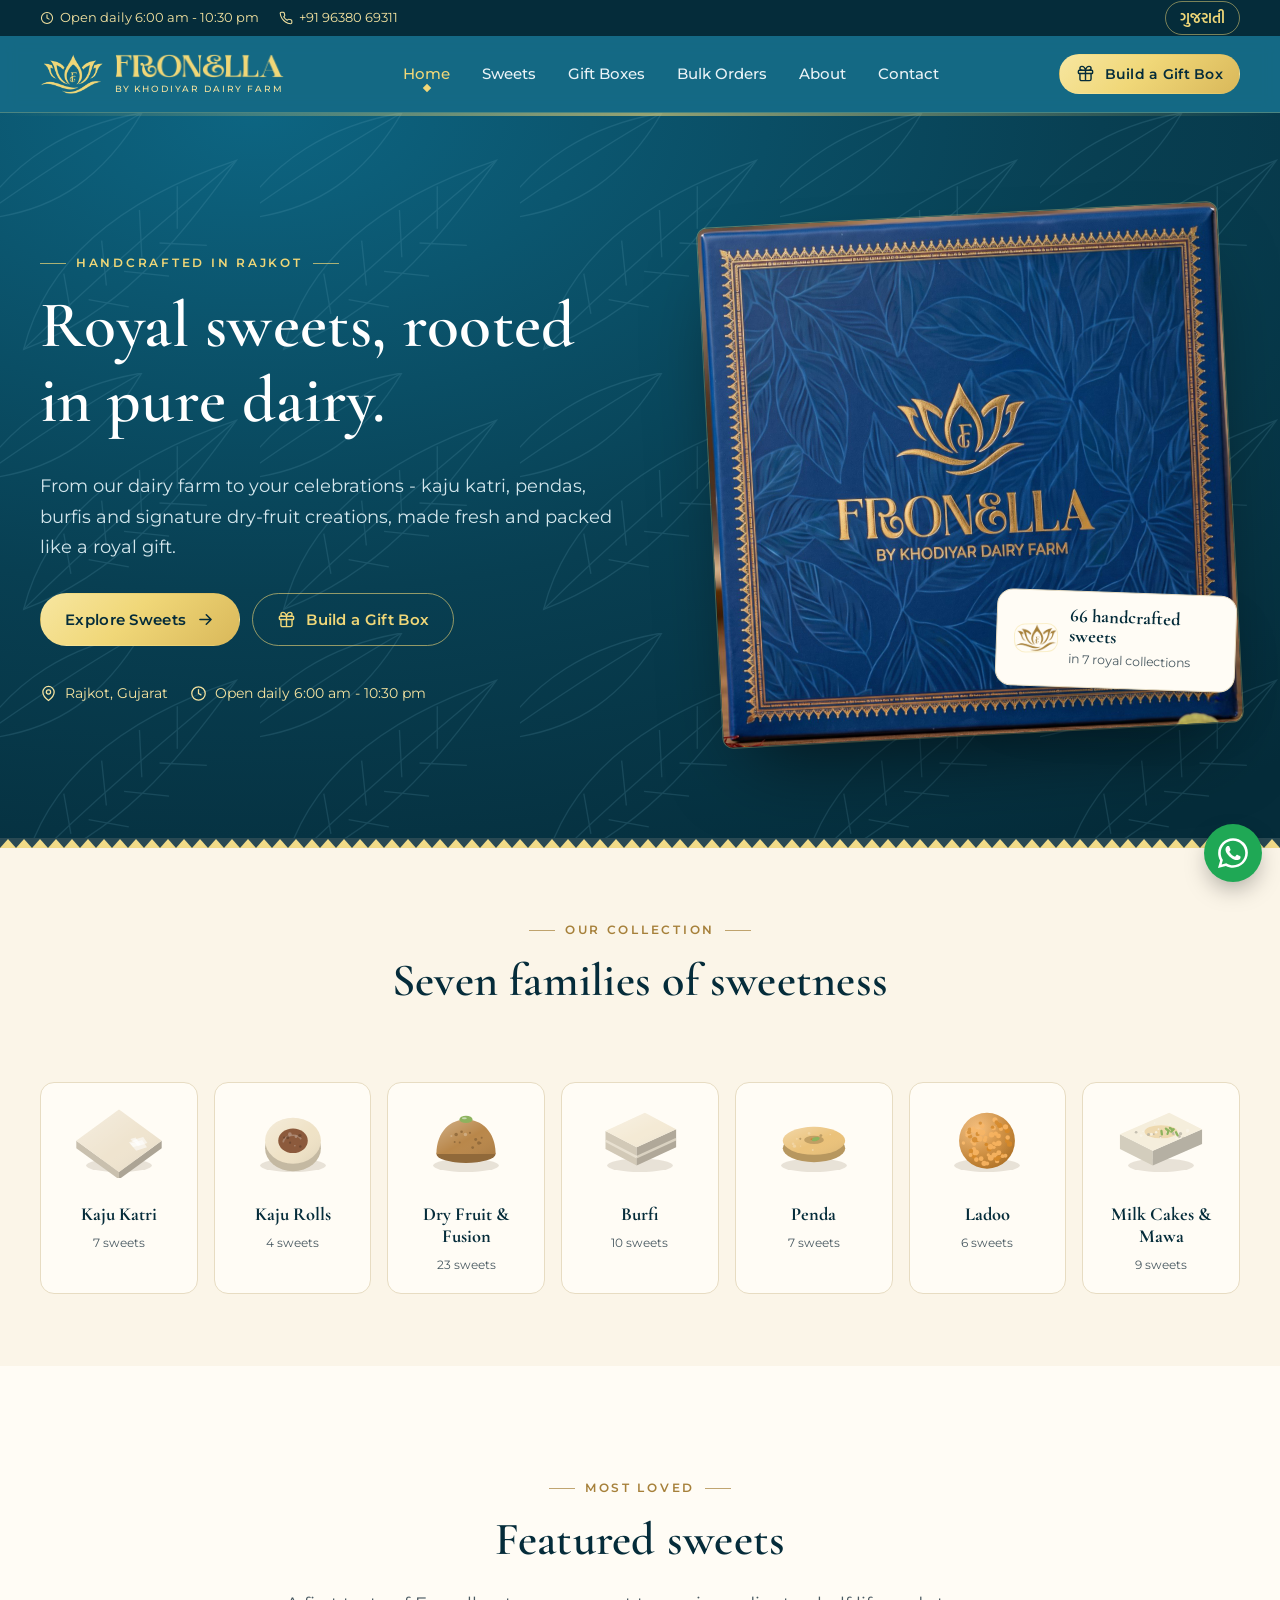
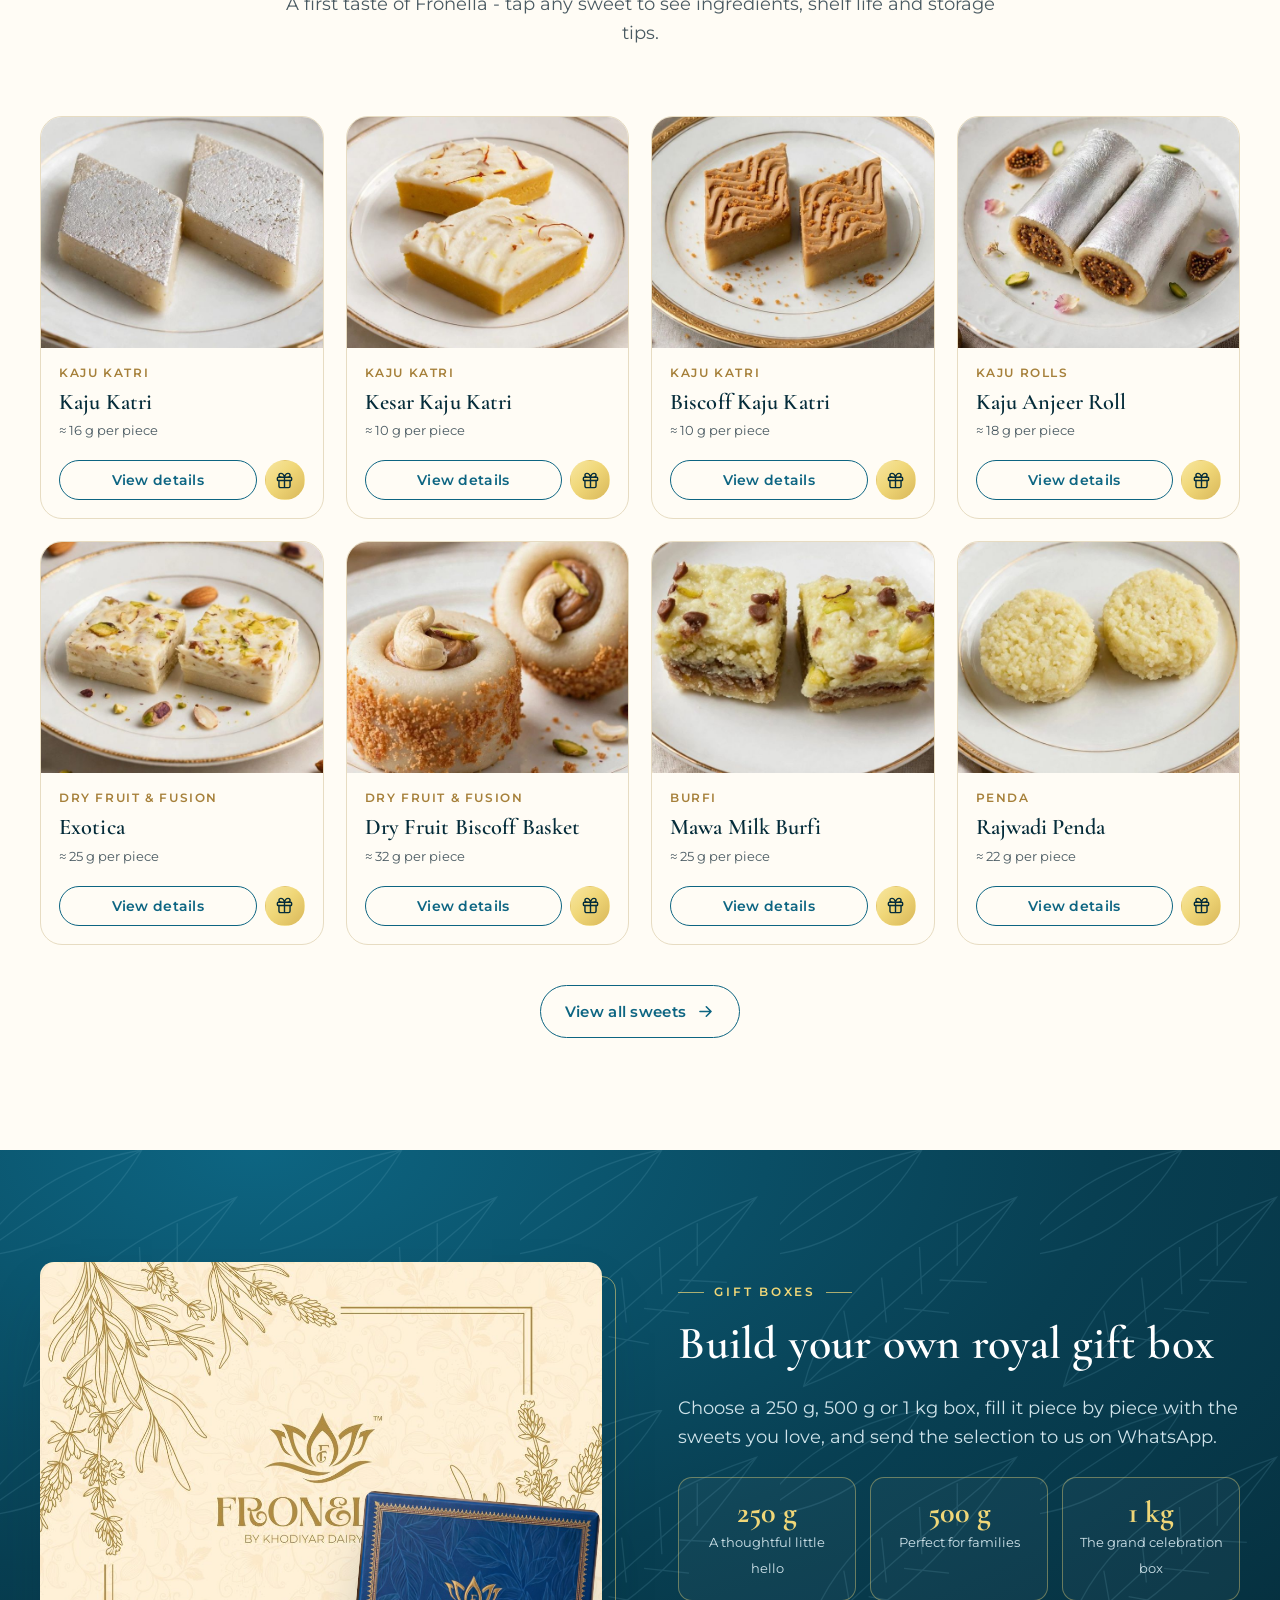
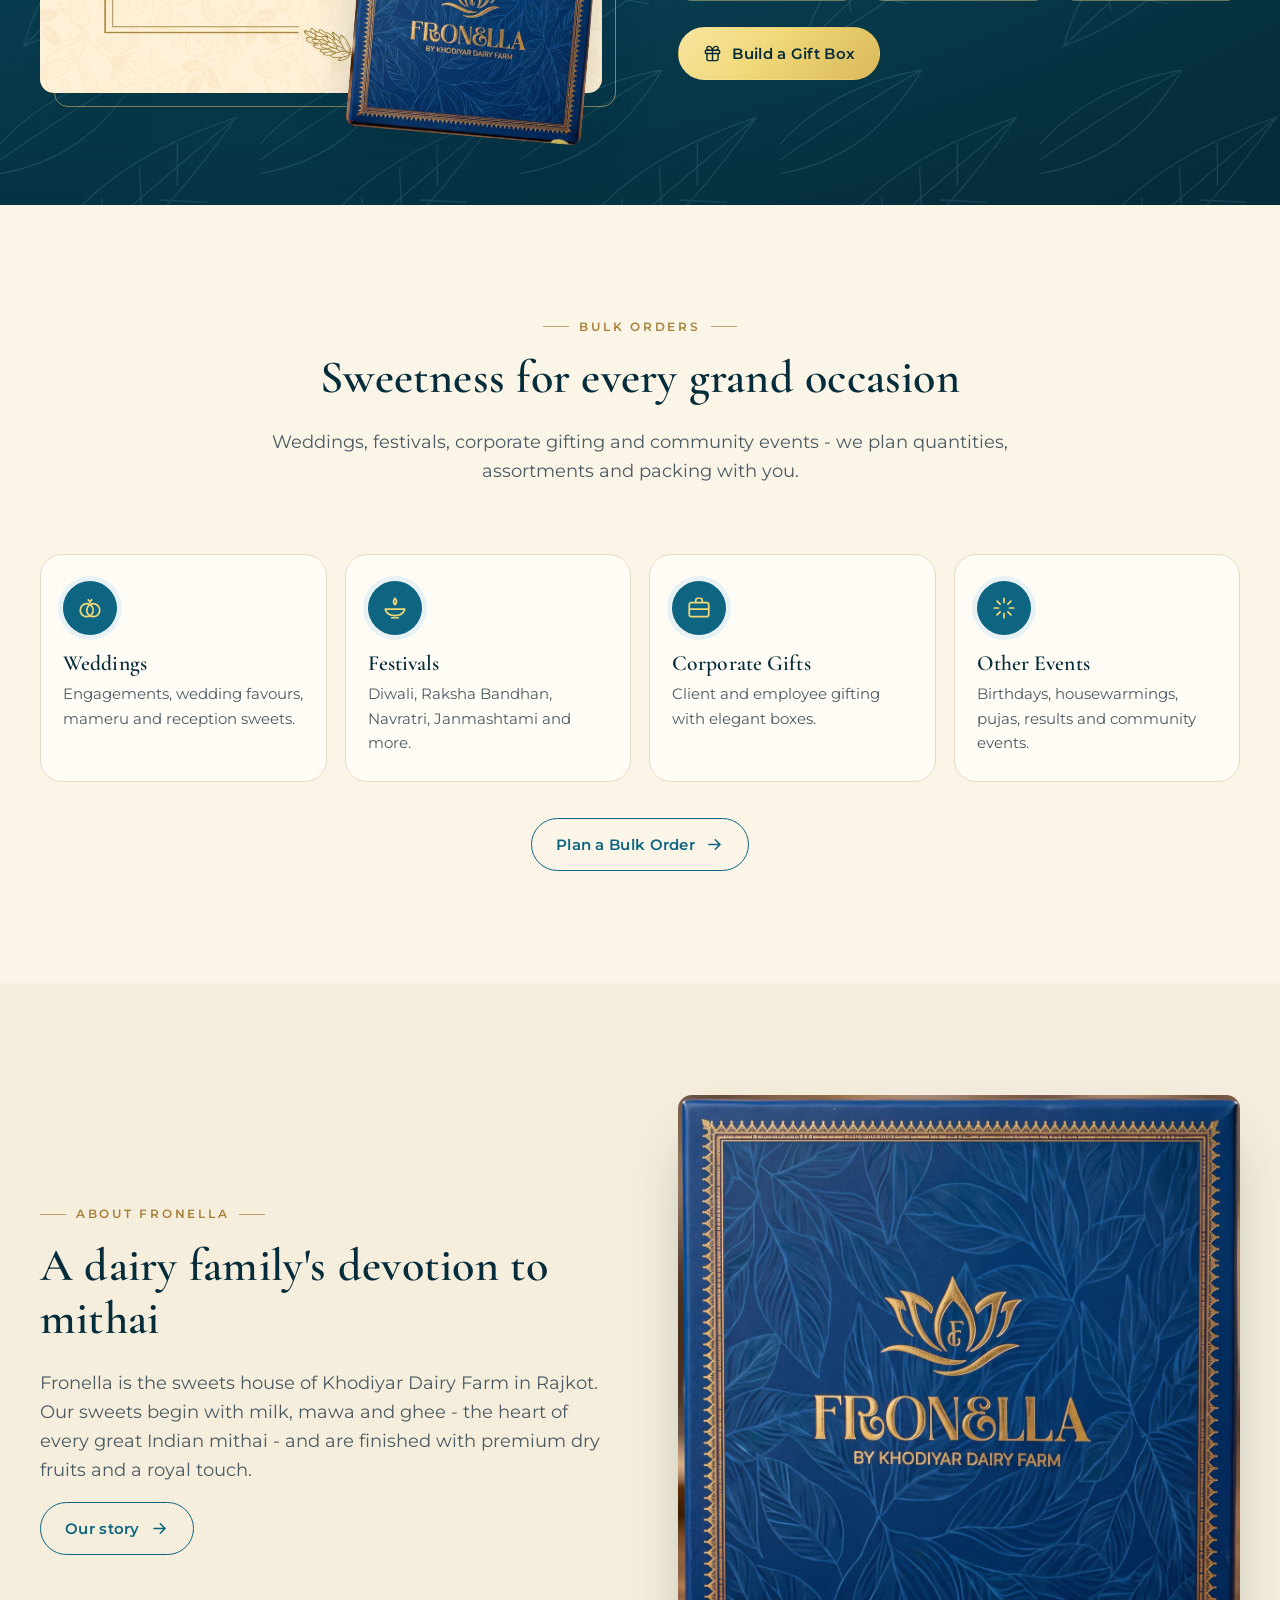
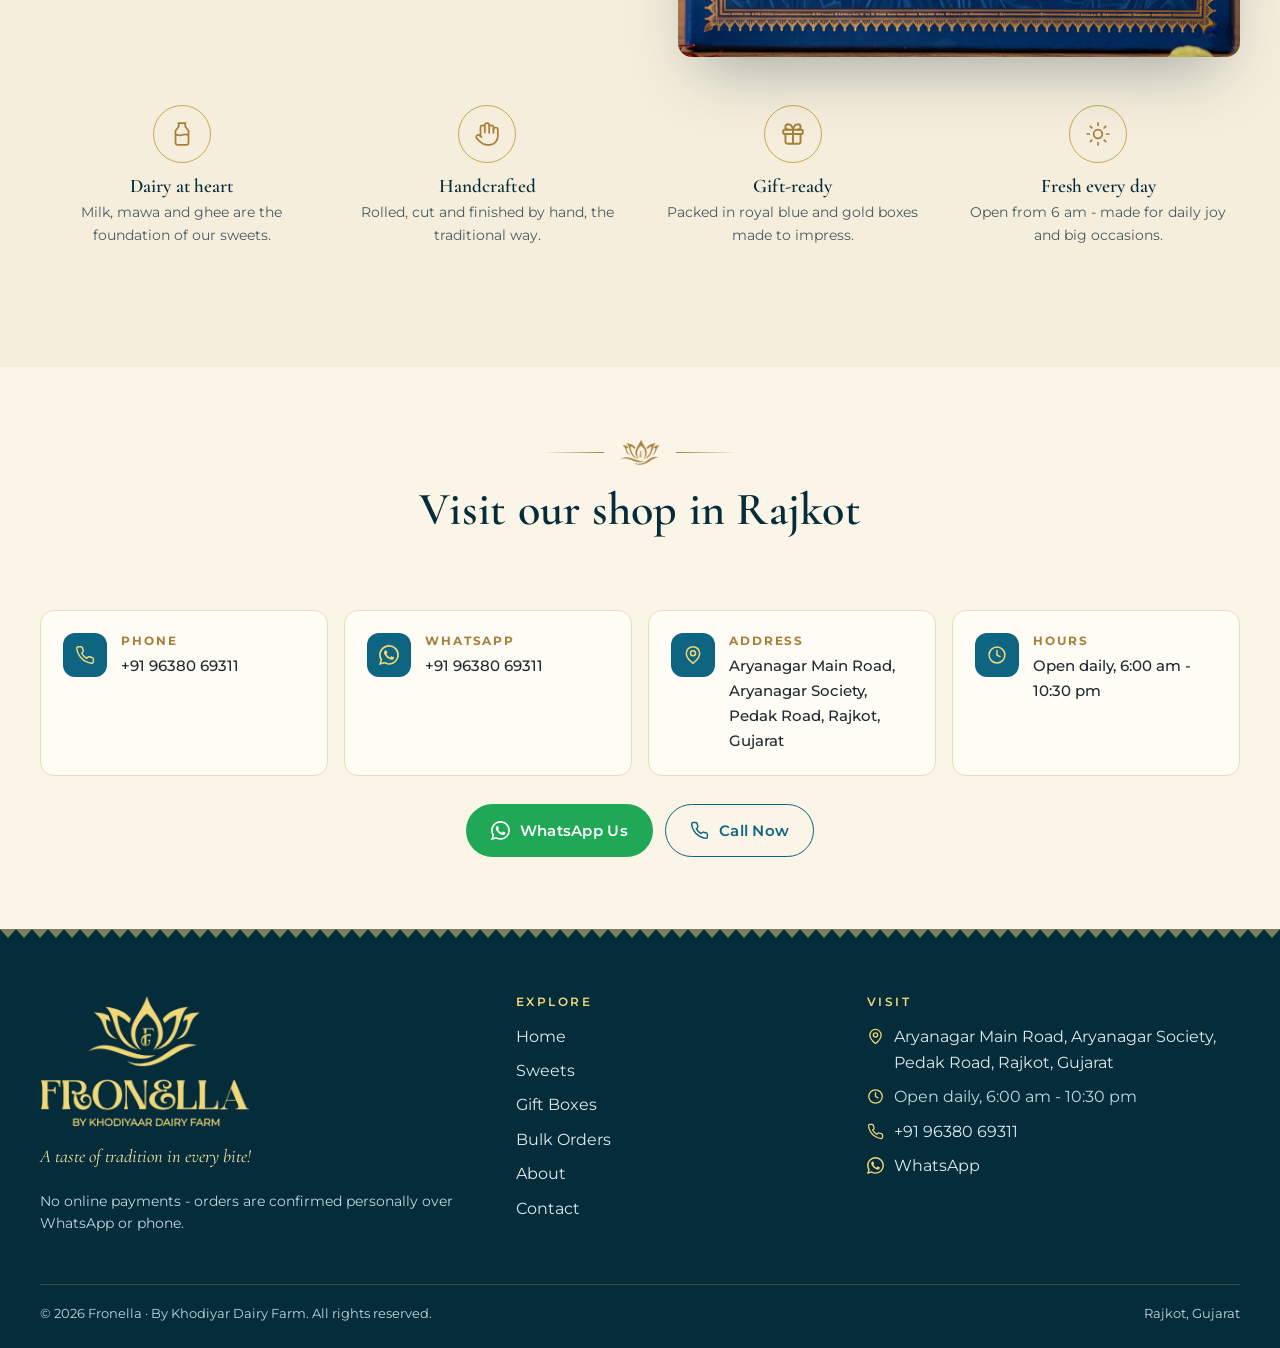
<file: index.html>
<!doctype html>
<html lang="en">
<head>
<meta charset="utf-8">
<meta name="viewport" content="width=device-width, initial-scale=1">
<title>Fronella - Royal Sweets by Khodiyar Dairy Farm, Rajkot</title>
<meta name="description" content="Fronella by Khodiyar Dairy Farm, Rajkot - handcrafted kaju katri, pendas, burfis, ladoos and premium dry-fruit sweets. Custom gift boxes and bulk orders for weddings, festivals and corporate gifting.">
<meta name="theme-color" content="#0D6582">
<meta property="og:title" content="Fronella - Royal Sweets by Khodiyar Dairy Farm, Rajkot">
<meta property="og:description" content="Fronella by Khodiyar Dairy Farm, Rajkot - handcrafted kaju katri, pendas, burfis, ladoos and premium dry-fruit sweets. Custom gift boxes and bulk orders for weddings, festivals and corporate gifting.">
<meta property="og:image" content="assets/img/og-image.jpg">
<meta property="og:type" content="website">
<link rel="icon" type="image/png" href="assets/img/favicon.png">
<link rel="apple-touch-icon" href="assets/img/apple-touch-icon.png">
<link rel="preconnect" href="https://fonts.googleapis.com">
<link rel="preconnect" href="https://fonts.gstatic.com" crossorigin>
<link rel="stylesheet" href="https://fonts.googleapis.com/css2?family=Cormorant+Garamond:ital,wght@0,500;0,600;0,700;1,500&family=Hind+Vadodara:wght@400;500;600&family=Montserrat:wght@400;500;600;700&family=Noto+Serif+Gujarati:wght@500;600&display=swap">
<link rel="stylesheet" href="assets/css/style.css">
</head>
<body data-page="home">
<a class="sr-only" href="#main" data-i18n="skip">Skip to content</a>
<div class="topbar">
  <div class="container">
    <div class="tb-left">
      <span class="tb-hours"><svg viewBox="0 0 24 24" fill="none" stroke="currentColor" stroke-width="1.8" stroke-linecap="round" aria-hidden="true"><circle cx="12" cy="12" r="9.5"/><path d="M12 6.5V12l3.5 2"/></svg><span data-i18n="top.hours">Open daily 6:00 am - 10:30 pm</span></span>
      <a data-href="tel" href="tel:+919638069311"><svg viewBox="0 0 24 24" fill="none" stroke="currentColor" stroke-width="1.8" stroke-linecap="round" stroke-linejoin="round" aria-hidden="true"><path d="M22 16.9v3a2 2 0 0 1-2.2 2 19.8 19.8 0 0 1-8.6-3.1 19.5 19.5 0 0 1-6-6A19.8 19.8 0 0 1 2.1 4.2 2 2 0 0 1 4.1 2h3a2 2 0 0 1 2 1.7c.1 1 .4 1.9.7 2.8a2 2 0 0 1-.5 2.1L8 9.9a16 16 0 0 0 6 6l1.3-1.3a2 2 0 0 1 2.1-.4c.9.3 1.8.6 2.8.7a2 2 0 0 1 1.7 2z"/></svg><span class="tb-num" data-site="phone">+91 96380 69311</span></a>
    </div>
    <button class="lang-toggle" type="button" data-i18n-aria="lang.label" aria-label="Switch language"><span class="gu-font" data-i18n="lang.switch">ગુજરાતી</span></button>
  </div>
</div>
<header class="site-header">
  <div class="container nav">
    <a class="brand" href="index.html" aria-label="Fronella - home">
      <img class="lotus" src="assets/img/lotus-gold.png" alt="" width="63" height="40">
      <span class="brand-text"><img class="wordmark" src="assets/img/wordmark-gold.png" alt="Fronella" width="158" height="24"><small data-site="byline">By Khodiyar Dairy Farm</small></span>
    </a>
    <nav aria-label="Main">
      <ul class="nav-links" id="nav-links">
        <li><a href="index.html" data-nav="home" data-i18n="nav.home">Home</a></li>
        <li><a href="sweets.html" data-nav="sweets" data-i18n="nav.sweets">Sweets</a></li>
        <li><a href="gift-boxes.html" data-nav="gift" data-i18n="nav.gift">Gift Boxes</a></li>
        <li><a href="bulk-orders.html" data-nav="bulk" data-i18n="nav.bulk">Bulk Orders</a></li>
        <li><a href="about.html" data-nav="about" data-i18n="nav.about">About</a></li>
        <li><a href="contact.html" data-nav="contact" data-i18n="nav.contact">Contact</a></li>
      </ul>
    </nav>
    <div class="nav-cta">
      <a class="btn btn-gold btn-sm" href="gift-boxes.html#builder"><svg viewBox="0 0 24 24" fill="none" stroke="currentColor" stroke-width="1.8" stroke-linecap="round" stroke-linejoin="round" aria-hidden="true"><rect x="3" y="8" width="18" height="4" rx="1"/><path d="M12 8v13M19 12v7a2 2 0 0 1-2 2H7a2 2 0 0 1-2-2v-7M7.5 8a2.5 2.5 0 0 1 0-5C11 3 12 8 12 8s1-5 4.5-5a2.5 2.5 0 0 1 0 5"/></svg><span data-i18n="cta.build">Build a Gift Box</span></a>
      <button class="menu-btn" type="button" aria-controls="nav-links" aria-expanded="false" data-i18n-aria="nav.menu" aria-label="Menu"><svg viewBox="0 0 24 24" fill="none" stroke="currentColor" stroke-width="1.8" stroke-linecap="round" aria-hidden="true"><path d="M4 7h16M4 12h16M4 17h10"/></svg></button>
    </div>
  </div>
</header>
<main id="main">

  <section class="hero bg-deep leaf-bg">
    <div class="container">
      <div>
        <span class="eyebrow" data-i18n="home.eyebrow">Handcrafted in Rajkot</span>
        <h1 data-i18n="home.title">Royal sweets, rooted in pure dairy.</h1>
        <p class="lead" data-i18n="home.lead">From our dairy farm to your celebrations - kaju katri, pendas, burfis and signature dry-fruit creations, made fresh and packed like a royal gift.</p>
        <div class="btn-row">
          <a class="btn btn-gold" href="sweets.html"><span data-i18n="cta.explore">Explore Sweets</span><svg viewBox="0 0 24 24" fill="none" stroke="currentColor" stroke-width="2" stroke-linecap="round" stroke-linejoin="round" aria-hidden="true"><path d="M5 12h14M13 6l6 6-6 6"/></svg></a>
          <a class="btn btn-outline-light" href="gift-boxes.html#builder"><svg viewBox="0 0 24 24" fill="none" stroke="currentColor" stroke-width="1.8" stroke-linecap="round" stroke-linejoin="round" aria-hidden="true"><rect x="3" y="8" width="18" height="4" rx="1"/><path d="M12 8v13M19 12v7a2 2 0 0 1-2 2H7a2 2 0 0 1-2-2v-7M7.5 8a2.5 2.5 0 0 1 0-5C11 3 12 8 12 8s1-5 4.5-5a2.5 2.5 0 0 1 0 5"/></svg><span data-i18n="cta.build">Build a Gift Box</span></a>
        </div>
        <div class="hero-meta">
          <span><svg viewBox="0 0 24 24" fill="none" stroke="currentColor" stroke-width="1.8" stroke-linecap="round" stroke-linejoin="round" aria-hidden="true"><path d="M20 10c0 6-8 12-8 12s-8-6-8-12a8 8 0 0 1 16 0z"/><circle cx="12" cy="10" r="3"/></svg><span data-i18n="hero.loc">Rajkot, Gujarat</span></span>
          <span><svg viewBox="0 0 24 24" fill="none" stroke="currentColor" stroke-width="1.8" stroke-linecap="round" aria-hidden="true"><circle cx="12" cy="12" r="9.5"/><path d="M12 6.5V12l3.5 2"/></svg><span data-i18n="top.hours">Open daily 6:00 am - 10:30 pm</span></span>
        </div>
      </div>
      <div class="hero-visual">
        <img src="assets/img/box-royal-blue.jpg" alt="Fronella royal blue gift box with gold-foil lotus logo" width="600" height="600" fetchpriority="high">
        <div class="hero-badge"><img src="assets/img/lotus-antique.png" alt="" width="42" height="27"><div><strong data-count>65 handcrafted sweets</strong><span data-i18n="home.badge.sub">in 7 royal collections</span></div></div>
      </div>
    </div>
  </section>
  <div class="gold-border" style="background-color:var(--teal-900)"></div>

  <section class="section-tight">
    <div class="container">
      <div class="section-head center">
        <span class="eyebrow" data-i18n="home.cats.eyebrow">Our Collection</span>
        <h2 data-i18n="home.cats.title">Seven families of sweetness</h2>
      </div>
      <div class="cat-grid" id="home-cats"></div>
    </div>
  </section>

  <section class="section bg-ivory">
    <div class="container">
      <div class="section-head center">
        <span class="eyebrow" data-i18n="home.feat.eyebrow">Most Loved</span>
        <h2 data-i18n="home.feat.title">Featured sweets</h2>
        <p class="lead" data-i18n="home.feat.lead">A first taste of Fronella - tap any sweet to see ingredients, shelf life and storage tips.</p>
      </div>
      <div class="grid" id="home-featured"></div>
      <div class="center" style="margin-top:40px"><a class="btn btn-outline" href="sweets.html"><span data-i18n="cta.viewAll">View all sweets</span><svg viewBox="0 0 24 24" fill="none" stroke="currentColor" stroke-width="2" stroke-linecap="round" stroke-linejoin="round" aria-hidden="true"><path d="M5 12h14M13 6l6 6-6 6"/></svg></a></div>
    </div>
  </section>

  <section class="section bg-deep leaf-bg">
    <div class="container split">
      <div class="reveal" style="position:relative">
        <div class="frame-img dark"><img src="assets/img/box-classic-cream.jpg" alt="Fronella classic cream gift box with antique gold botanical artwork" width="1100" height="843" loading="lazy"></div>
        <img src="assets/img/box-royal-blue-sm.jpg" alt="Fronella royal blue gift box" width="600" height="600" loading="lazy" style="position:absolute;width:42%;right:2%;bottom:-10%;border-radius:10px;box-shadow:var(--shadow-lg);transform:rotate(5deg)">
      </div>
      <div class="reveal">
        <span class="eyebrow" data-i18n="home.gift.eyebrow">Gift Boxes</span>
        <h2 data-i18n="home.gift.title">Build your own royal gift box</h2>
        <p class="lead" data-i18n="home.gift.lead">Choose a 250 g, 500 g or 1 kg box, fill it piece by piece with the sweets you love, and send the selection to us on WhatsApp.</p>
        <div class="size-cards" id="home-sizes"></div>
        <a class="btn btn-gold" href="gift-boxes.html#builder"><svg viewBox="0 0 24 24" fill="none" stroke="currentColor" stroke-width="1.8" stroke-linecap="round" stroke-linejoin="round" aria-hidden="true"><rect x="3" y="8" width="18" height="4" rx="1"/><path d="M12 8v13M19 12v7a2 2 0 0 1-2 2H7a2 2 0 0 1-2-2v-7M7.5 8a2.5 2.5 0 0 1 0-5C11 3 12 8 12 8s1-5 4.5-5a2.5 2.5 0 0 1 0 5"/></svg><span data-i18n="cta.build">Build a Gift Box</span></a>
      </div>
    </div>
  </section>

  <section class="section">
    <div class="container">
      <div class="section-head center">
        <span class="eyebrow" data-i18n="home.bulk.eyebrow">Bulk Orders</span>
        <h2 data-i18n="home.bulk.title">Sweetness for every grand occasion</h2>
        <p class="lead" data-i18n="home.bulk.lead">Weddings, festivals, corporate gifting and community events - we plan quantities, assortments and packing with you.</p>
      </div>
      <div class="occ-grid"><a class="occ-card reveal" style="text-decoration:none" href="bulk-orders.html?occasion=wedding#enquiry"><span class="ic"><svg viewBox="0 0 24 24" fill="none" stroke="currentColor" stroke-width="1.6" aria-hidden="true"><circle cx="9" cy="14" r="6"/><circle cx="15" cy="14" r="6"/><path d="M10 4l2 2.5L14 4"/></svg></span><h3 data-i18n="occ.wedding">Weddings</h3><p data-i18n="occ.wedding.d">Engagements, wedding favours, mameru and reception sweets.</p></a><a class="occ-card reveal" style="text-decoration:none" href="bulk-orders.html?occasion=festival#enquiry"><span class="ic"><svg viewBox="0 0 24 24" fill="none" stroke="currentColor" stroke-width="1.6" stroke-linecap="round" stroke-linejoin="round" aria-hidden="true"><path d="M12 3c1.8 2.2 2.2 3.8 0 6-2.2-2.2-1.8-3.8 0-6z"/><path d="M3 13h18c-1 4-4.5 6-9 6s-8-2-9-6z"/><path d="M9 21h6"/></svg></span><h3 data-i18n="occ.festival">Festivals</h3><p data-i18n="occ.festival.d">Diwali, Raksha Bandhan, Navratri, Janmashtami and more.</p></a><a class="occ-card reveal" style="text-decoration:none" href="bulk-orders.html?occasion=corporate#enquiry"><span class="ic"><svg viewBox="0 0 24 24" fill="none" stroke="currentColor" stroke-width="1.6" stroke-linejoin="round" aria-hidden="true"><rect x="3" y="7" width="18" height="13" rx="2"/><path d="M9 7V5a2 2 0 0 1 2-2h2a2 2 0 0 1 2 2v2M3 13h18"/></svg></span><h3 data-i18n="occ.corporate">Corporate Gifts</h3><p data-i18n="occ.corporate.d">Client and employee gifting with elegant boxes.</p></a><a class="occ-card reveal" style="text-decoration:none" href="bulk-orders.html?occasion=other#enquiry"><span class="ic"><svg viewBox="0 0 24 24" fill="none" stroke="currentColor" stroke-width="1.6" stroke-linecap="round" stroke-linejoin="round" aria-hidden="true"><path d="M12 3v4M12 17v4M3 12h4M17 12h4M5.6 5.6l2.8 2.8M15.6 15.6l2.8 2.8M5.6 18.4l2.8-2.8M15.6 8.4l2.8-2.8"/></svg></span><h3 data-i18n="occ.other">Other Events</h3><p data-i18n="occ.other.d">Birthdays, housewarmings, pujas, results and community events.</p></a></div>
      <div class="center" style="margin-top:36px"><a class="btn btn-outline" href="bulk-orders.html"><span data-i18n="cta.bulk">Plan a Bulk Order</span><svg viewBox="0 0 24 24" fill="none" stroke="currentColor" stroke-width="2" stroke-linecap="round" stroke-linejoin="round" aria-hidden="true"><path d="M5 12h14M13 6l6 6-6 6"/></svg></a></div>
    </div>
  </section>

  <section class="section bg-paper">
    <div class="container">
      <div class="split reverse">
        <div class="reveal">
          <div class="frame-img"><img src="assets/img/box-royal-blue.jpg" alt="Fronella gift box" width="600" height="600" loading="lazy"></div>
        </div>
        <div class="reveal">
          <span class="eyebrow" data-i18n="home.about.eyebrow">About Fronella</span>
          <h2 data-i18n="home.about.title">A dairy family's devotion to mithai</h2>
          <p class="lead" data-i18n="home.about.lead">Fronella is the sweets house of Khodiyar Dairy Farm in Rajkot.</p>
          <a class="btn btn-outline" href="about.html"><span data-i18n="cta.about">Our story</span><svg viewBox="0 0 24 24" fill="none" stroke="currentColor" stroke-width="2" stroke-linecap="round" stroke-linejoin="round" aria-hidden="true"><path d="M5 12h14M13 6l6 6-6 6"/></svg></a>
        </div>
      </div>
      <div class="values">
        <div class="value reveal"><span class="ic"><svg viewBox="0 0 24 24" fill="none" stroke="currentColor" stroke-width="1.6" stroke-linejoin="round" aria-hidden="true"><path d="M8 2h8M9 2v3l-3 4v11a2 2 0 0 0 2 2h8a2 2 0 0 0 2-2V9l-3-4V2"/><path d="M6 13c2-1 4 1 6 0s4-1 6 0"/></svg></span><h3 data-i18n="val.dairy">Dairy at heart</h3><p data-i18n="val.dairy.d">Milk, mawa and ghee are the foundation of our sweets.</p></div>
        <div class="value reveal"><span class="ic"><svg viewBox="0 0 24 24" fill="none" stroke="currentColor" stroke-width="1.6" stroke-linecap="round" stroke-linejoin="round" aria-hidden="true"><path d="M18 11V6a2 2 0 0 0-4 0v5M14 10V4a2 2 0 0 0-4 0v6M10 10.5V6a2 2 0 0 0-4 0v8"/><path d="M18 8a2 2 0 1 1 4 0v6a8 8 0 0 1-8 8h-2c-2.8 0-4.5-.9-6-2.4l-3.6-3.6a2 2 0 0 1 2.8-2.8L7 15"/></svg></span><h3 data-i18n="val.hand">Handcrafted</h3><p data-i18n="val.hand.d">Rolled, cut and finished by hand, the traditional way.</p></div>
        <div class="value reveal"><span class="ic"><svg viewBox="0 0 24 24" fill="none" stroke="currentColor" stroke-width="1.8" stroke-linecap="round" stroke-linejoin="round" aria-hidden="true"><rect x="3" y="8" width="18" height="4" rx="1"/><path d="M12 8v13M19 12v7a2 2 0 0 1-2 2H7a2 2 0 0 1-2-2v-7M7.5 8a2.5 2.5 0 0 1 0-5C11 3 12 8 12 8s1-5 4.5-5a2.5 2.5 0 0 1 0 5"/></svg></span><h3 data-i18n="val.gift">Gift-ready</h3><p data-i18n="val.gift.d">Packed in royal blue and gold boxes made to impress.</p></div>
        <div class="value reveal"><span class="ic"><svg viewBox="0 0 24 24" fill="none" stroke="currentColor" stroke-width="1.6" stroke-linecap="round" aria-hidden="true"><circle cx="12" cy="12" r="4"/><path d="M12 2v2M12 20v2M4.9 4.9l1.4 1.4M17.7 17.7l1.4 1.4M2 12h2M20 12h2M4.9 19.1l1.4-1.4M17.7 6.3l1.4-1.4"/></svg></span><h3 data-i18n="val.fresh">Fresh every day</h3><p data-i18n="val.fresh.d">Open from 6 am - made for daily joy and big occasions.</p></div>
      </div>
    </div>
  </section>

  <section class="section-tight">
    <div class="container">
      <div class="section-head center"><div class="divider-lotus"><img src="assets/img/lotus-antique.png" alt="" width="41" height="26"></div><h2 data-i18n="home.visit.title">Visit our shop in Rajkot</h2></div>
      <div class="info-grid">
        <a class="info-card" data-href="tel" href="tel:+919638069311"><span class="ic"><svg viewBox="0 0 24 24" fill="none" stroke="currentColor" stroke-width="1.8" stroke-linecap="round" stroke-linejoin="round" aria-hidden="true"><path d="M22 16.9v3a2 2 0 0 1-2.2 2 19.8 19.8 0 0 1-8.6-3.1 19.5 19.5 0 0 1-6-6A19.8 19.8 0 0 1 2.1 4.2 2 2 0 0 1 4.1 2h3a2 2 0 0 1 2 1.7c.1 1 .4 1.9.7 2.8a2 2 0 0 1-.5 2.1L8 9.9a16 16 0 0 0 6 6l1.3-1.3a2 2 0 0 1 2.1-.4c.9.3 1.8.6 2.8.7a2 2 0 0 1 1.7 2z"/></svg></span><div><h3 data-i18n="contact.phone">Phone</h3><p data-site="phone">+91 96380 69311</p></div></a>
        <a class="info-card" data-href="wa" href="https://wa.me/919638069311" target="_blank" rel="noopener"><span class="ic"><svg viewBox="0 0 24 24" fill="currentColor" aria-hidden="true"><path d="M17.5 14.4c-.3-.1-1.8-.9-2-1-.3-.1-.5-.1-.7.1-.2.3-.8 1-.9 1.2-.2.2-.3.2-.6.1-.3-.1-1.3-.5-2.4-1.5-.9-.8-1.5-1.8-1.7-2.1-.2-.3 0-.5.1-.6l.4-.5c.2-.2.2-.3.3-.5.1-.2 0-.4 0-.5l-.9-2.2c-.2-.6-.5-.5-.7-.5h-.6c-.2 0-.5.1-.8.4-.3.3-1 1-1 2.5s1.1 2.9 1.2 3.1c.1.2 2.1 3.2 5.1 4.5.7.3 1.3.5 1.7.6.7.2 1.4.2 1.9.1.6-.1 1.8-.7 2-1.4.2-.7.2-1.3.2-1.4-.1-.1-.3-.2-.6-.3zM12 21.8c-1.8 0-3.5-.5-5-1.4l-.4-.2-3.7 1 1-3.6-.2-.4C2.7 15.6 2.2 13.8 2.2 12 2.2 6.6 6.6 2.2 12 2.2c2.6 0 5.1 1 6.9 2.9 1.8 1.8 2.9 4.3 2.9 6.9 0 5.4-4.4 9.8-9.8 9.8zm8.4-18.2C18.1 1.3 15.2.1 12 .1 5.5.1.1 5.4.1 12c0 2.1.5 4.1 1.6 5.9L0 24l6.3-1.7c1.7.9 3.7 1.4 5.7 1.4 6.6 0 11.9-5.3 11.9-11.9 0-3.2-1.2-6.2-3.5-8.4z"/></svg></span><div><h3 data-i18n="contact.wa">WhatsApp</h3><p data-site="phone">+91 96380 69311</p></div></a>
        <a class="info-card" data-href="map" href="#" target="_blank" rel="noopener"><span class="ic"><svg viewBox="0 0 24 24" fill="none" stroke="currentColor" stroke-width="1.8" stroke-linecap="round" stroke-linejoin="round" aria-hidden="true"><path d="M20 10c0 6-8 12-8 12s-8-6-8-12a8 8 0 0 1 16 0z"/><circle cx="12" cy="10" r="3"/></svg></span><div><h3 data-i18n="contact.address">Address</h3><p data-site="address">Aryanagar Main Road, Aryanagar Society, Pedak Road, Rajkot, Gujarat</p></div></a>
        <div class="info-card"><span class="ic"><svg viewBox="0 0 24 24" fill="none" stroke="currentColor" stroke-width="1.8" stroke-linecap="round" aria-hidden="true"><circle cx="12" cy="12" r="9.5"/><path d="M12 6.5V12l3.5 2"/></svg></span><div><h3 data-i18n="contact.hours">Hours</h3><p data-site="hours">Open daily, 6:00 am - 10:30 pm</p></div></div>
      </div>
      <div class="btn-row" style="justify-content:center;margin-top:28px">
        <a class="btn btn-wa" data-href="wa" href="https://wa.me/919638069311" target="_blank" rel="noopener"><svg viewBox="0 0 24 24" fill="currentColor" aria-hidden="true"><path d="M17.5 14.4c-.3-.1-1.8-.9-2-1-.3-.1-.5-.1-.7.1-.2.3-.8 1-.9 1.2-.2.2-.3.2-.6.1-.3-.1-1.3-.5-2.4-1.5-.9-.8-1.5-1.8-1.7-2.1-.2-.3 0-.5.1-.6l.4-.5c.2-.2.2-.3.3-.5.1-.2 0-.4 0-.5l-.9-2.2c-.2-.6-.5-.5-.7-.5h-.6c-.2 0-.5.1-.8.4-.3.3-1 1-1 2.5s1.1 2.9 1.2 3.1c.1.2 2.1 3.2 5.1 4.5.7.3 1.3.5 1.7.6.7.2 1.4.2 1.9.1.6-.1 1.8-.7 2-1.4.2-.7.2-1.3.2-1.4-.1-.1-.3-.2-.6-.3zM12 21.8c-1.8 0-3.5-.5-5-1.4l-.4-.2-3.7 1 1-3.6-.2-.4C2.7 15.6 2.2 13.8 2.2 12 2.2 6.6 6.6 2.2 12 2.2c2.6 0 5.1 1 6.9 2.9 1.8 1.8 2.9 4.3 2.9 6.9 0 5.4-4.4 9.8-9.8 9.8zm8.4-18.2C18.1 1.3 15.2.1 12 .1 5.5.1.1 5.4.1 12c0 2.1.5 4.1 1.6 5.9L0 24l6.3-1.7c1.7.9 3.7 1.4 5.7 1.4 6.6 0 11.9-5.3 11.9-11.9 0-3.2-1.2-6.2-3.5-8.4z"/></svg><span data-i18n="cta.whatsapp">WhatsApp Us</span></a>
        <a class="btn btn-outline" data-href="tel" href="tel:+919638069311"><svg viewBox="0 0 24 24" fill="none" stroke="currentColor" stroke-width="1.8" stroke-linecap="round" stroke-linejoin="round" aria-hidden="true"><path d="M22 16.9v3a2 2 0 0 1-2.2 2 19.8 19.8 0 0 1-8.6-3.1 19.5 19.5 0 0 1-6-6A19.8 19.8 0 0 1 2.1 4.2 2 2 0 0 1 4.1 2h3a2 2 0 0 1 2 1.7c.1 1 .4 1.9.7 2.8a2 2 0 0 1-.5 2.1L8 9.9a16 16 0 0 0 6 6l1.3-1.3a2 2 0 0 1 2.1-.4c.9.3 1.8.6 2.8.7a2 2 0 0 1 1.7 2z"/></svg><span data-i18n="cta.call">Call Now</span></a>
      </div>
    </div>
  </section>

</main>
<footer class="site-footer">
  <div class="gold-border flip"></div>
  <div class="container">
    <div class="footer-grid">
      <div>
        <img class="footer-logo" src="assets/img/logo-gold.png" alt="Fronella - By Khodiyar Dairy Farm" width="210" height="132" loading="lazy">
        <p class="footer-tag" data-i18n="tagline">A taste of tradition in every bite!</p>
        <p style="font-size:.85rem" data-i18n="footer.note">No online payments - orders are confirmed personally over WhatsApp or phone.</p>
      </div>
      <div>
        <h4 data-i18n="footer.explore">Explore</h4>
        <ul>
          <li><a href="index.html" data-i18n="nav.home">Home</a></li>
          <li><a href="sweets.html" data-i18n="nav.sweets">Sweets</a></li>
          <li><a href="gift-boxes.html" data-i18n="nav.gift">Gift Boxes</a></li>
          <li><a href="bulk-orders.html" data-i18n="nav.bulk">Bulk Orders</a></li>
          <li><a href="about.html" data-i18n="nav.about">About</a></li>
          <li><a href="contact.html" data-i18n="nav.contact">Contact</a></li>
        </ul>
      </div>
      <div>
        <h4 data-i18n="footer.visit">Visit</h4>
        <ul class="footer-contact">
          <li><svg viewBox="0 0 24 24" fill="none" stroke="currentColor" stroke-width="1.8" stroke-linecap="round" stroke-linejoin="round" aria-hidden="true"><path d="M20 10c0 6-8 12-8 12s-8-6-8-12a8 8 0 0 1 16 0z"/><circle cx="12" cy="10" r="3"/></svg><a data-href="map" href="#" target="_blank" rel="noopener"><span data-site="address">Aryanagar Main Road, Aryanagar Society, Pedak Road, Rajkot, Gujarat</span></a></li>
          <li><svg viewBox="0 0 24 24" fill="none" stroke="currentColor" stroke-width="1.8" stroke-linecap="round" aria-hidden="true"><circle cx="12" cy="12" r="9.5"/><path d="M12 6.5V12l3.5 2"/></svg><span data-site="hours">Open daily, 6:00 am - 10:30 pm</span></li>
          <li><svg viewBox="0 0 24 24" fill="none" stroke="currentColor" stroke-width="1.8" stroke-linecap="round" stroke-linejoin="round" aria-hidden="true"><path d="M22 16.9v3a2 2 0 0 1-2.2 2 19.8 19.8 0 0 1-8.6-3.1 19.5 19.5 0 0 1-6-6A19.8 19.8 0 0 1 2.1 4.2 2 2 0 0 1 4.1 2h3a2 2 0 0 1 2 1.7c.1 1 .4 1.9.7 2.8a2 2 0 0 1-.5 2.1L8 9.9a16 16 0 0 0 6 6l1.3-1.3a2 2 0 0 1 2.1-.4c.9.3 1.8.6 2.8.7a2 2 0 0 1 1.7 2z"/></svg><a data-href="tel" href="tel:+919638069311"><span data-site="phone">+91 96380 69311</span></a></li>
          <li><svg viewBox="0 0 24 24" fill="currentColor" aria-hidden="true"><path d="M17.5 14.4c-.3-.1-1.8-.9-2-1-.3-.1-.5-.1-.7.1-.2.3-.8 1-.9 1.2-.2.2-.3.2-.6.1-.3-.1-1.3-.5-2.4-1.5-.9-.8-1.5-1.8-1.7-2.1-.2-.3 0-.5.1-.6l.4-.5c.2-.2.2-.3.3-.5.1-.2 0-.4 0-.5l-.9-2.2c-.2-.6-.5-.5-.7-.5h-.6c-.2 0-.5.1-.8.4-.3.3-1 1-1 2.5s1.1 2.9 1.2 3.1c.1.2 2.1 3.2 5.1 4.5.7.3 1.3.5 1.7.6.7.2 1.4.2 1.9.1.6-.1 1.8-.7 2-1.4.2-.7.2-1.3.2-1.4-.1-.1-.3-.2-.6-.3zM12 21.8c-1.8 0-3.5-.5-5-1.4l-.4-.2-3.7 1 1-3.6-.2-.4C2.7 15.6 2.2 13.8 2.2 12 2.2 6.6 6.6 2.2 12 2.2c2.6 0 5.1 1 6.9 2.9 1.8 1.8 2.9 4.3 2.9 6.9 0 5.4-4.4 9.8-9.8 9.8zm8.4-18.2C18.1 1.3 15.2.1 12 .1 5.5.1.1 5.4.1 12c0 2.1.5 4.1 1.6 5.9L0 24l6.3-1.7c1.7.9 3.7 1.4 5.7 1.4 6.6 0 11.9-5.3 11.9-11.9 0-3.2-1.2-6.2-3.5-8.4z"/></svg><a data-href="wa" href="https://wa.me/919638069311" target="_blank" rel="noopener">WhatsApp</a></li>
        </ul>
      </div>
    </div>
    <div class="footer-bottom">
      <span>© <span id="year">2026</span> Fronella · <span data-site="byline">By Khodiyar Dairy Farm</span>. <span data-i18n="footer.rights">All rights reserved.</span></span>
      <span>Rajkot, Gujarat</span>
    </div>
  </div>
</footer>
<a class="wa-float" data-href="wa" href="https://wa.me/919638069311" target="_blank" rel="noopener" aria-label="WhatsApp"><svg viewBox="0 0 24 24" fill="currentColor" aria-hidden="true"><path d="M17.5 14.4c-.3-.1-1.8-.9-2-1-.3-.1-.5-.1-.7.1-.2.3-.8 1-.9 1.2-.2.2-.3.2-.6.1-.3-.1-1.3-.5-2.4-1.5-.9-.8-1.5-1.8-1.7-2.1-.2-.3 0-.5.1-.6l.4-.5c.2-.2.2-.3.3-.5.1-.2 0-.4 0-.5l-.9-2.2c-.2-.6-.5-.5-.7-.5h-.6c-.2 0-.5.1-.8.4-.3.3-1 1-1 2.5s1.1 2.9 1.2 3.1c.1.2 2.1 3.2 5.1 4.5.7.3 1.3.5 1.7.6.7.2 1.4.2 1.9.1.6-.1 1.8-.7 2-1.4.2-.7.2-1.3.2-1.4-.1-.1-.3-.2-.6-.3zM12 21.8c-1.8 0-3.5-.5-5-1.4l-.4-.2-3.7 1 1-3.6-.2-.4C2.7 15.6 2.2 13.8 2.2 12 2.2 6.6 6.6 2.2 12 2.2c2.6 0 5.1 1 6.9 2.9 1.8 1.8 2.9 4.3 2.9 6.9 0 5.4-4.4 9.8-9.8 9.8zm8.4-18.2C18.1 1.3 15.2.1 12 .1 5.5.1.1 5.4.1 12c0 2.1.5 4.1 1.6 5.9L0 24l6.3-1.7c1.7.9 3.7 1.4 5.7 1.4 6.6 0 11.9-5.3 11.9-11.9 0-3.2-1.2-6.2-3.5-8.4z"/></svg></a>
<script src="assets/js/data.js"></script>
<script src="assets/js/products.js"></script>
<script src="assets/js/i18n.js"></script>
<script src="assets/js/art.js"></script>
<script src="assets/js/main.js"></script>
</body>
</html>
</file>
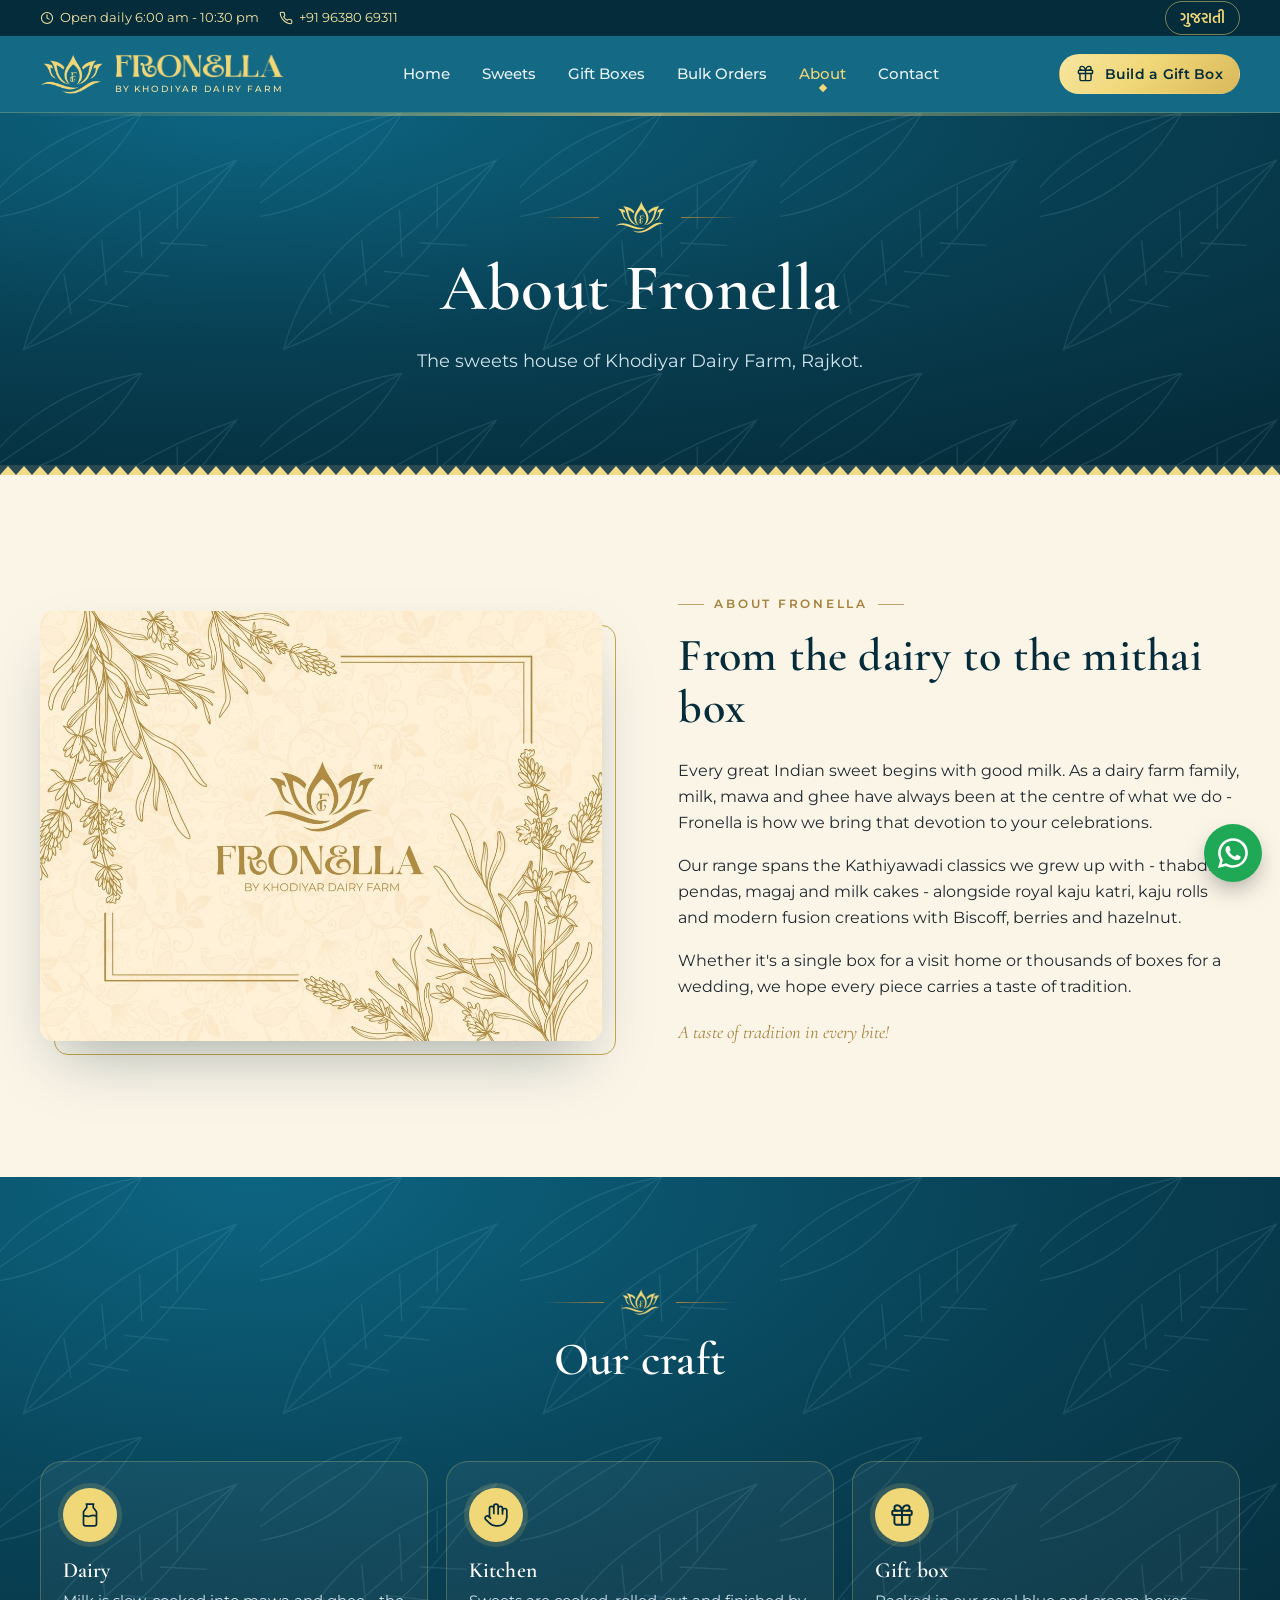
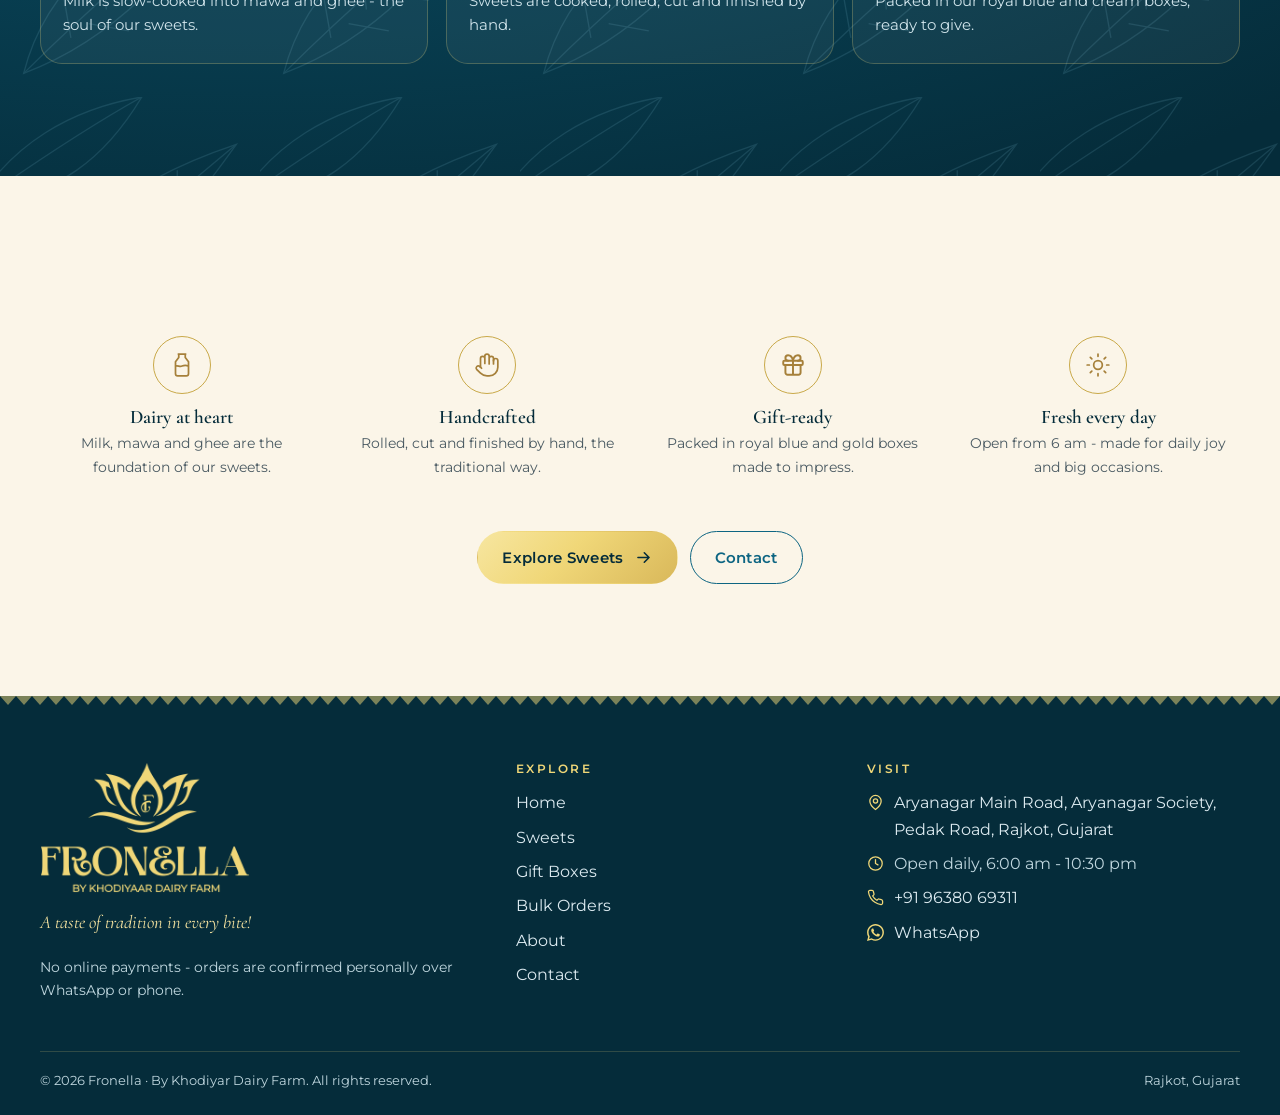
<file: about.html>
<!doctype html>
<html lang="en">
<head>
<meta charset="utf-8">
<meta name="viewport" content="width=device-width, initial-scale=1">
<title>About Fronella - By Khodiyar Dairy Farm</title>
<meta name="description" content="Fronella is the sweets house of Khodiyar Dairy Farm in Rajkot, Gujarat.">
<meta name="theme-color" content="#0D6582">
<meta property="og:title" content="About Fronella - By Khodiyar Dairy Farm">
<meta property="og:description" content="Fronella is the sweets house of Khodiyar Dairy Farm in Rajkot, Gujarat.">
<meta property="og:image" content="assets/img/og-image.jpg">
<meta property="og:type" content="website">
<link rel="icon" type="image/png" href="assets/img/favicon.png">
<link rel="apple-touch-icon" href="assets/img/apple-touch-icon.png">
<link rel="preconnect" href="https://fonts.googleapis.com">
<link rel="preconnect" href="https://fonts.gstatic.com" crossorigin>
<link rel="stylesheet" href="https://fonts.googleapis.com/css2?family=Cormorant+Garamond:ital,wght@0,500;0,600;0,700;1,500&family=Hind+Vadodara:wght@400;500;600&family=Montserrat:wght@400;500;600;700&family=Noto+Serif+Gujarati:wght@500;600&display=swap">
<link rel="stylesheet" href="assets/css/style.css">
</head>
<body data-page="about">
<a class="sr-only" href="#main" data-i18n="skip">Skip to content</a>
<div class="topbar">
  <div class="container">
    <div class="tb-left">
      <span class="tb-hours"><svg viewBox="0 0 24 24" fill="none" stroke="currentColor" stroke-width="1.8" stroke-linecap="round" aria-hidden="true"><circle cx="12" cy="12" r="9.5"/><path d="M12 6.5V12l3.5 2"/></svg><span data-i18n="top.hours">Open daily 6:00 am - 10:30 pm</span></span>
      <a data-href="tel" href="tel:+919638069311"><svg viewBox="0 0 24 24" fill="none" stroke="currentColor" stroke-width="1.8" stroke-linecap="round" stroke-linejoin="round" aria-hidden="true"><path d="M22 16.9v3a2 2 0 0 1-2.2 2 19.8 19.8 0 0 1-8.6-3.1 19.5 19.5 0 0 1-6-6A19.8 19.8 0 0 1 2.1 4.2 2 2 0 0 1 4.1 2h3a2 2 0 0 1 2 1.7c.1 1 .4 1.9.7 2.8a2 2 0 0 1-.5 2.1L8 9.9a16 16 0 0 0 6 6l1.3-1.3a2 2 0 0 1 2.1-.4c.9.3 1.8.6 2.8.7a2 2 0 0 1 1.7 2z"/></svg><span class="tb-num" data-site="phone">+91 96380 69311</span></a>
    </div>
    <button class="lang-toggle" type="button" data-i18n-aria="lang.label" aria-label="Switch language"><span class="gu-font" data-i18n="lang.switch">ગુજરાતી</span></button>
  </div>
</div>
<header class="site-header">
  <div class="container nav">
    <a class="brand" href="index.html" aria-label="Fronella - home">
      <img class="lotus" src="assets/img/lotus-gold.png" alt="" width="63" height="40">
      <span class="brand-text"><img class="wordmark" src="assets/img/wordmark-gold.png" alt="Fronella" width="158" height="24"><small data-site="byline">By Khodiyar Dairy Farm</small></span>
    </a>
    <nav aria-label="Main">
      <ul class="nav-links" id="nav-links">
        <li><a href="index.html" data-nav="home" data-i18n="nav.home">Home</a></li>
        <li><a href="sweets.html" data-nav="sweets" data-i18n="nav.sweets">Sweets</a></li>
        <li><a href="gift-boxes.html" data-nav="gift" data-i18n="nav.gift">Gift Boxes</a></li>
        <li><a href="bulk-orders.html" data-nav="bulk" data-i18n="nav.bulk">Bulk Orders</a></li>
        <li><a href="about.html" data-nav="about" data-i18n="nav.about">About</a></li>
        <li><a href="contact.html" data-nav="contact" data-i18n="nav.contact">Contact</a></li>
      </ul>
    </nav>
    <div class="nav-cta">
      <a class="btn btn-gold btn-sm" href="gift-boxes.html#builder"><svg viewBox="0 0 24 24" fill="none" stroke="currentColor" stroke-width="1.8" stroke-linecap="round" stroke-linejoin="round" aria-hidden="true"><rect x="3" y="8" width="18" height="4" rx="1"/><path d="M12 8v13M19 12v7a2 2 0 0 1-2 2H7a2 2 0 0 1-2-2v-7M7.5 8a2.5 2.5 0 0 1 0-5C11 3 12 8 12 8s1-5 4.5-5a2.5 2.5 0 0 1 0 5"/></svg><span data-i18n="cta.build">Build a Gift Box</span></a>
      <button class="menu-btn" type="button" aria-controls="nav-links" aria-expanded="false" data-i18n-aria="nav.menu" aria-label="Menu"><svg viewBox="0 0 24 24" fill="none" stroke="currentColor" stroke-width="1.8" stroke-linecap="round" aria-hidden="true"><path d="M4 7h16M4 12h16M4 17h10"/></svg></button>
    </div>
  </div>
</header>
<main id="main">
<section class="page-hero bg-deep leaf-bg">
    <div class="container">
      <div class="divider-lotus"><img src="assets/img/lotus-gold.png" alt="" width="50" height="32"></div>
      <h1 data-i18n="about.title">About Fronella</h1>
      <p class="lead" data-i18n="about.lead">The sweets house of Khodiyar Dairy Farm, Rajkot.</p>
    </div>
  </section>
  <div class="gold-border" style="background-color:var(--teal-900)"></div>
  <section class="section">
    <div class="container split">
      <div class="reveal"><div class="frame-img"><img src="assets/img/box-classic-cream.jpg" alt="Fronella classic cream gift box" width="1100" height="843" loading="lazy"></div></div>
      <div class="reveal">
        <span class="eyebrow" data-i18n="home.about.eyebrow">About Fronella</span>
        <h2 data-i18n="about.story.title">From the dairy to the mithai box</h2>
        <p data-i18n="about.story.p1"></p>
        <p data-i18n="about.story.p2"></p>
        <p data-i18n="about.story.p3"></p>
        <p class="footer-tag" style="color:var(--antique)" data-i18n="tagline">A taste of tradition in every bite!</p>
      </div>
    </div>
  </section>
  <section class="section bg-deep leaf-bg">
    <div class="container">
      <div class="section-head center"><div class="divider-lotus"><img src="assets/img/lotus-gold.png" alt="" width="41" height="26"></div><h2 data-i18n="about.process.title">Our craft</h2></div>
      <div class="occ-grid" style="grid-template-columns:repeat(auto-fit,minmax(220px,1fr))">
        <div class="occ-card reveal"><span class="ic"><svg viewBox="0 0 24 24" fill="none" stroke="currentColor" stroke-width="1.6" stroke-linejoin="round" aria-hidden="true"><path d="M8 2h8M9 2v3l-3 4v11a2 2 0 0 0 2 2h8a2 2 0 0 0 2-2V9l-3-4V2"/><path d="M6 13c2-1 4 1 6 0s4-1 6 0"/></svg></span><h3 data-i18n="about.p1">Dairy</h3><p data-i18n="about.p1.d"></p></div>
        <div class="occ-card reveal"><span class="ic"><svg viewBox="0 0 24 24" fill="none" stroke="currentColor" stroke-width="1.6" stroke-linecap="round" stroke-linejoin="round" aria-hidden="true"><path d="M18 11V6a2 2 0 0 0-4 0v5M14 10V4a2 2 0 0 0-4 0v6M10 10.5V6a2 2 0 0 0-4 0v8"/><path d="M18 8a2 2 0 1 1 4 0v6a8 8 0 0 1-8 8h-2c-2.8 0-4.5-.9-6-2.4l-3.6-3.6a2 2 0 0 1 2.8-2.8L7 15"/></svg></span><h3 data-i18n="about.p2">Kitchen</h3><p data-i18n="about.p2.d"></p></div>
        <div class="occ-card reveal"><span class="ic"><svg viewBox="0 0 24 24" fill="none" stroke="currentColor" stroke-width="1.8" stroke-linecap="round" stroke-linejoin="round" aria-hidden="true"><rect x="3" y="8" width="18" height="4" rx="1"/><path d="M12 8v13M19 12v7a2 2 0 0 1-2 2H7a2 2 0 0 1-2-2v-7M7.5 8a2.5 2.5 0 0 1 0-5C11 3 12 8 12 8s1-5 4.5-5a2.5 2.5 0 0 1 0 5"/></svg></span><h3 data-i18n="about.p3">Gift box</h3><p data-i18n="about.p3.d"></p></div>
      </div>
    </div>
  </section>
  <section class="section">
    <div class="container">
      <div class="values">
        <div class="value reveal"><span class="ic"><svg viewBox="0 0 24 24" fill="none" stroke="currentColor" stroke-width="1.6" stroke-linejoin="round" aria-hidden="true"><path d="M8 2h8M9 2v3l-3 4v11a2 2 0 0 0 2 2h8a2 2 0 0 0 2-2V9l-3-4V2"/><path d="M6 13c2-1 4 1 6 0s4-1 6 0"/></svg></span><h3 data-i18n="val.dairy">Dairy at heart</h3><p data-i18n="val.dairy.d">Milk, mawa and ghee are the foundation of our sweets.</p></div>
        <div class="value reveal"><span class="ic"><svg viewBox="0 0 24 24" fill="none" stroke="currentColor" stroke-width="1.6" stroke-linecap="round" stroke-linejoin="round" aria-hidden="true"><path d="M18 11V6a2 2 0 0 0-4 0v5M14 10V4a2 2 0 0 0-4 0v6M10 10.5V6a2 2 0 0 0-4 0v8"/><path d="M18 8a2 2 0 1 1 4 0v6a8 8 0 0 1-8 8h-2c-2.8 0-4.5-.9-6-2.4l-3.6-3.6a2 2 0 0 1 2.8-2.8L7 15"/></svg></span><h3 data-i18n="val.hand">Handcrafted</h3><p data-i18n="val.hand.d">Rolled, cut and finished by hand, the traditional way.</p></div>
        <div class="value reveal"><span class="ic"><svg viewBox="0 0 24 24" fill="none" stroke="currentColor" stroke-width="1.8" stroke-linecap="round" stroke-linejoin="round" aria-hidden="true"><rect x="3" y="8" width="18" height="4" rx="1"/><path d="M12 8v13M19 12v7a2 2 0 0 1-2 2H7a2 2 0 0 1-2-2v-7M7.5 8a2.5 2.5 0 0 1 0-5C11 3 12 8 12 8s1-5 4.5-5a2.5 2.5 0 0 1 0 5"/></svg></span><h3 data-i18n="val.gift">Gift-ready</h3><p data-i18n="val.gift.d">Packed in royal blue and gold boxes made to impress.</p></div>
        <div class="value reveal"><span class="ic"><svg viewBox="0 0 24 24" fill="none" stroke="currentColor" stroke-width="1.6" stroke-linecap="round" aria-hidden="true"><circle cx="12" cy="12" r="4"/><path d="M12 2v2M12 20v2M4.9 4.9l1.4 1.4M17.7 17.7l1.4 1.4M2 12h2M20 12h2M4.9 19.1l1.4-1.4M17.7 6.3l1.4-1.4"/></svg></span><h3 data-i18n="val.fresh">Fresh every day</h3><p data-i18n="val.fresh.d">Open from 6 am - made for daily joy and big occasions.</p></div>
      </div>
      <div class="btn-row" style="justify-content:center;margin-top:44px">
        <a class="btn btn-gold" href="sweets.html"><span data-i18n="cta.explore">Explore Sweets</span><svg viewBox="0 0 24 24" fill="none" stroke="currentColor" stroke-width="2" stroke-linecap="round" stroke-linejoin="round" aria-hidden="true"><path d="M5 12h14M13 6l6 6-6 6"/></svg></a>
        <a class="btn btn-outline" href="contact.html"><span data-i18n="nav.contact">Contact</span></a>
      </div>
    </div>
  </section>

</main>
<footer class="site-footer">
  <div class="gold-border flip"></div>
  <div class="container">
    <div class="footer-grid">
      <div>
        <img class="footer-logo" src="assets/img/logo-gold.png" alt="Fronella - By Khodiyar Dairy Farm" width="210" height="132" loading="lazy">
        <p class="footer-tag" data-i18n="tagline">A taste of tradition in every bite!</p>
        <p style="font-size:.85rem" data-i18n="footer.note">No online payments - orders are confirmed personally over WhatsApp or phone.</p>
      </div>
      <div>
        <h4 data-i18n="footer.explore">Explore</h4>
        <ul>
          <li><a href="index.html" data-i18n="nav.home">Home</a></li>
          <li><a href="sweets.html" data-i18n="nav.sweets">Sweets</a></li>
          <li><a href="gift-boxes.html" data-i18n="nav.gift">Gift Boxes</a></li>
          <li><a href="bulk-orders.html" data-i18n="nav.bulk">Bulk Orders</a></li>
          <li><a href="about.html" data-i18n="nav.about">About</a></li>
          <li><a href="contact.html" data-i18n="nav.contact">Contact</a></li>
        </ul>
      </div>
      <div>
        <h4 data-i18n="footer.visit">Visit</h4>
        <ul class="footer-contact">
          <li><svg viewBox="0 0 24 24" fill="none" stroke="currentColor" stroke-width="1.8" stroke-linecap="round" stroke-linejoin="round" aria-hidden="true"><path d="M20 10c0 6-8 12-8 12s-8-6-8-12a8 8 0 0 1 16 0z"/><circle cx="12" cy="10" r="3"/></svg><a data-href="map" href="#" target="_blank" rel="noopener"><span data-site="address">Aryanagar Main Road, Aryanagar Society, Pedak Road, Rajkot, Gujarat</span></a></li>
          <li><svg viewBox="0 0 24 24" fill="none" stroke="currentColor" stroke-width="1.8" stroke-linecap="round" aria-hidden="true"><circle cx="12" cy="12" r="9.5"/><path d="M12 6.5V12l3.5 2"/></svg><span data-site="hours">Open daily, 6:00 am - 10:30 pm</span></li>
          <li><svg viewBox="0 0 24 24" fill="none" stroke="currentColor" stroke-width="1.8" stroke-linecap="round" stroke-linejoin="round" aria-hidden="true"><path d="M22 16.9v3a2 2 0 0 1-2.2 2 19.8 19.8 0 0 1-8.6-3.1 19.5 19.5 0 0 1-6-6A19.8 19.8 0 0 1 2.1 4.2 2 2 0 0 1 4.1 2h3a2 2 0 0 1 2 1.7c.1 1 .4 1.9.7 2.8a2 2 0 0 1-.5 2.1L8 9.9a16 16 0 0 0 6 6l1.3-1.3a2 2 0 0 1 2.1-.4c.9.3 1.8.6 2.8.7a2 2 0 0 1 1.7 2z"/></svg><a data-href="tel" href="tel:+919638069311"><span data-site="phone">+91 96380 69311</span></a></li>
          <li><svg viewBox="0 0 24 24" fill="currentColor" aria-hidden="true"><path d="M17.5 14.4c-.3-.1-1.8-.9-2-1-.3-.1-.5-.1-.7.1-.2.3-.8 1-.9 1.2-.2.2-.3.2-.6.1-.3-.1-1.3-.5-2.4-1.5-.9-.8-1.5-1.8-1.7-2.1-.2-.3 0-.5.1-.6l.4-.5c.2-.2.2-.3.3-.5.1-.2 0-.4 0-.5l-.9-2.2c-.2-.6-.5-.5-.7-.5h-.6c-.2 0-.5.1-.8.4-.3.3-1 1-1 2.5s1.1 2.9 1.2 3.1c.1.2 2.1 3.2 5.1 4.5.7.3 1.3.5 1.7.6.7.2 1.4.2 1.9.1.6-.1 1.8-.7 2-1.4.2-.7.2-1.3.2-1.4-.1-.1-.3-.2-.6-.3zM12 21.8c-1.8 0-3.5-.5-5-1.4l-.4-.2-3.7 1 1-3.6-.2-.4C2.7 15.6 2.2 13.8 2.2 12 2.2 6.6 6.6 2.2 12 2.2c2.6 0 5.1 1 6.9 2.9 1.8 1.8 2.9 4.3 2.9 6.9 0 5.4-4.4 9.8-9.8 9.8zm8.4-18.2C18.1 1.3 15.2.1 12 .1 5.5.1.1 5.4.1 12c0 2.1.5 4.1 1.6 5.9L0 24l6.3-1.7c1.7.9 3.7 1.4 5.7 1.4 6.6 0 11.9-5.3 11.9-11.9 0-3.2-1.2-6.2-3.5-8.4z"/></svg><a data-href="wa" href="https://wa.me/919638069311" target="_blank" rel="noopener">WhatsApp</a></li>
        </ul>
      </div>
    </div>
    <div class="footer-bottom">
      <span>© <span id="year">2026</span> Fronella · <span data-site="byline">By Khodiyar Dairy Farm</span>. <span data-i18n="footer.rights">All rights reserved.</span></span>
      <span>Rajkot, Gujarat</span>
    </div>
  </div>
</footer>
<a class="wa-float" data-href="wa" href="https://wa.me/919638069311" target="_blank" rel="noopener" aria-label="WhatsApp"><svg viewBox="0 0 24 24" fill="currentColor" aria-hidden="true"><path d="M17.5 14.4c-.3-.1-1.8-.9-2-1-.3-.1-.5-.1-.7.1-.2.3-.8 1-.9 1.2-.2.2-.3.2-.6.1-.3-.1-1.3-.5-2.4-1.5-.9-.8-1.5-1.8-1.7-2.1-.2-.3 0-.5.1-.6l.4-.5c.2-.2.2-.3.3-.5.1-.2 0-.4 0-.5l-.9-2.2c-.2-.6-.5-.5-.7-.5h-.6c-.2 0-.5.1-.8.4-.3.3-1 1-1 2.5s1.1 2.9 1.2 3.1c.1.2 2.1 3.2 5.1 4.5.7.3 1.3.5 1.7.6.7.2 1.4.2 1.9.1.6-.1 1.8-.7 2-1.4.2-.7.2-1.3.2-1.4-.1-.1-.3-.2-.6-.3zM12 21.8c-1.8 0-3.5-.5-5-1.4l-.4-.2-3.7 1 1-3.6-.2-.4C2.7 15.6 2.2 13.8 2.2 12 2.2 6.6 6.6 2.2 12 2.2c2.6 0 5.1 1 6.9 2.9 1.8 1.8 2.9 4.3 2.9 6.9 0 5.4-4.4 9.8-9.8 9.8zm8.4-18.2C18.1 1.3 15.2.1 12 .1 5.5.1.1 5.4.1 12c0 2.1.5 4.1 1.6 5.9L0 24l6.3-1.7c1.7.9 3.7 1.4 5.7 1.4 6.6 0 11.9-5.3 11.9-11.9 0-3.2-1.2-6.2-3.5-8.4z"/></svg></a>
<script src="assets/js/data.js"></script>
<script src="assets/js/products.js"></script>
<script src="assets/js/i18n.js"></script>
<script src="assets/js/art.js"></script>
<script src="assets/js/main.js"></script>
</body>
</html>
</file>
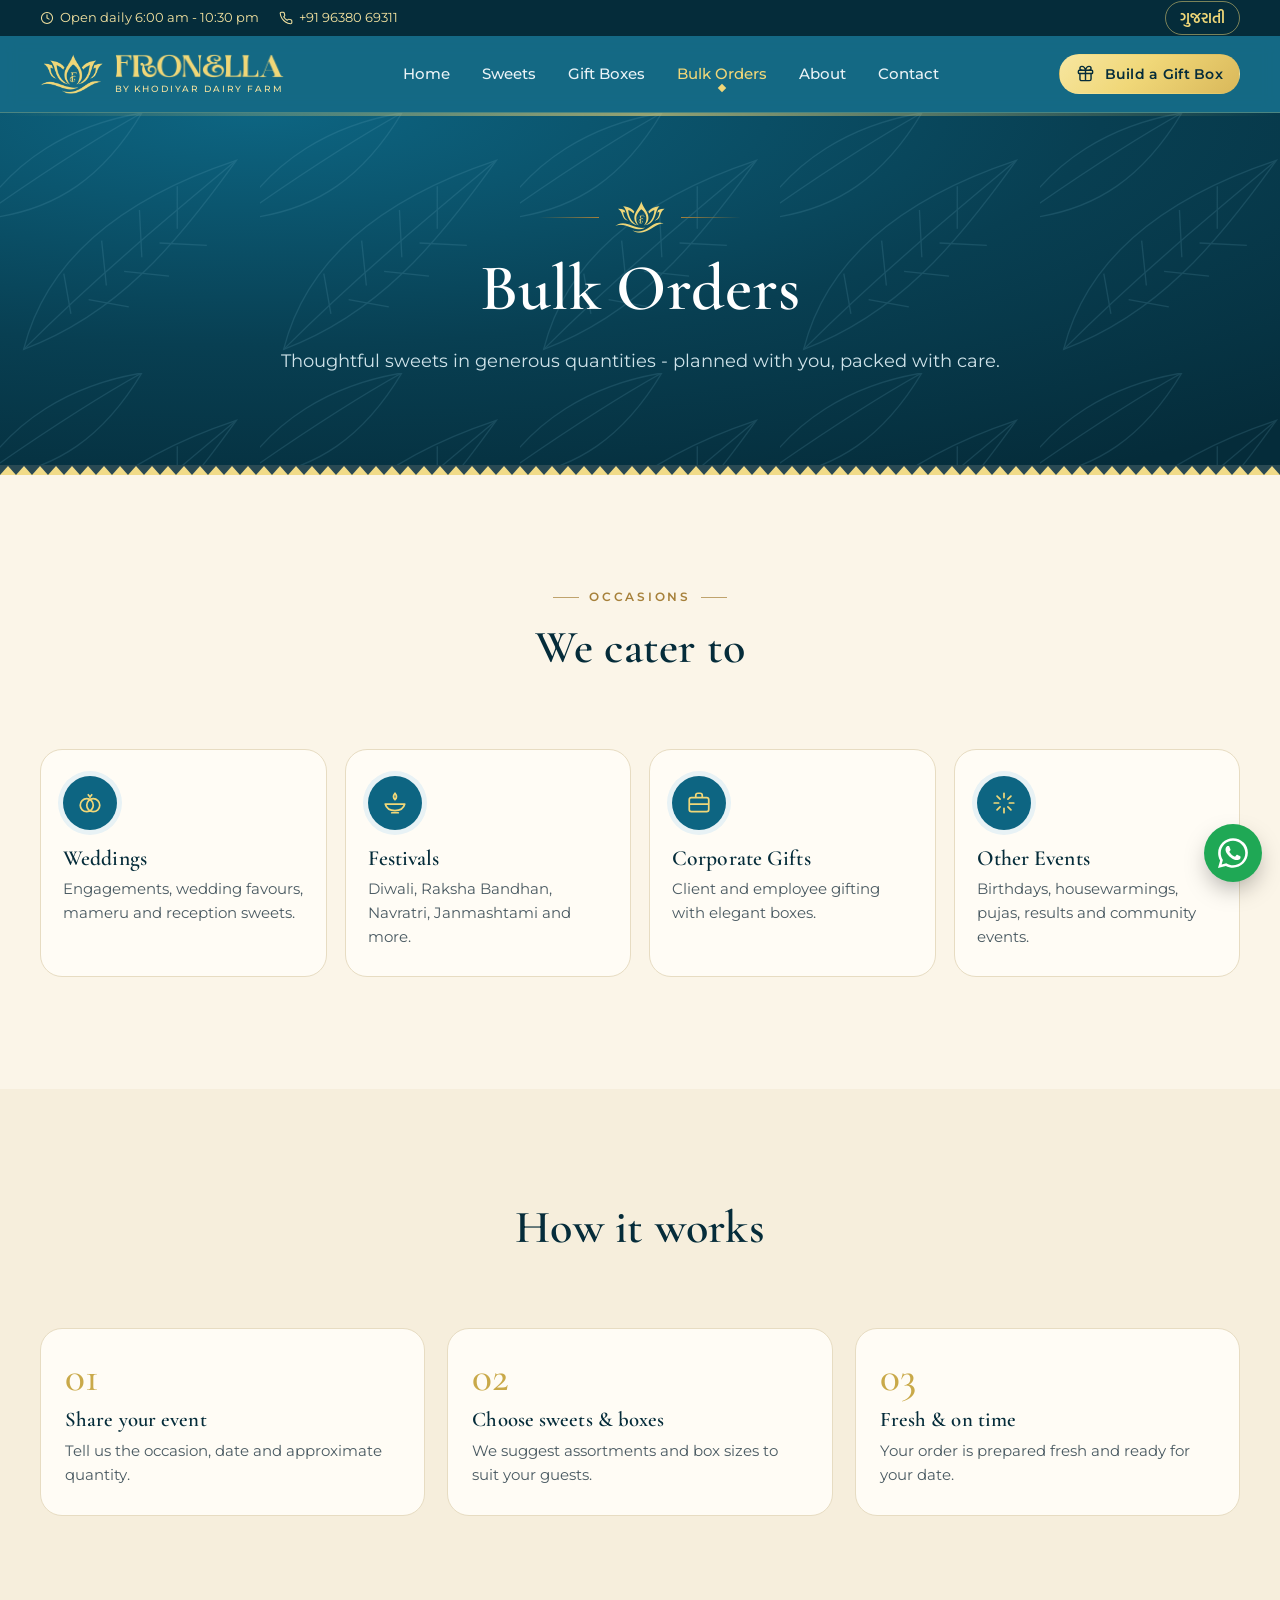
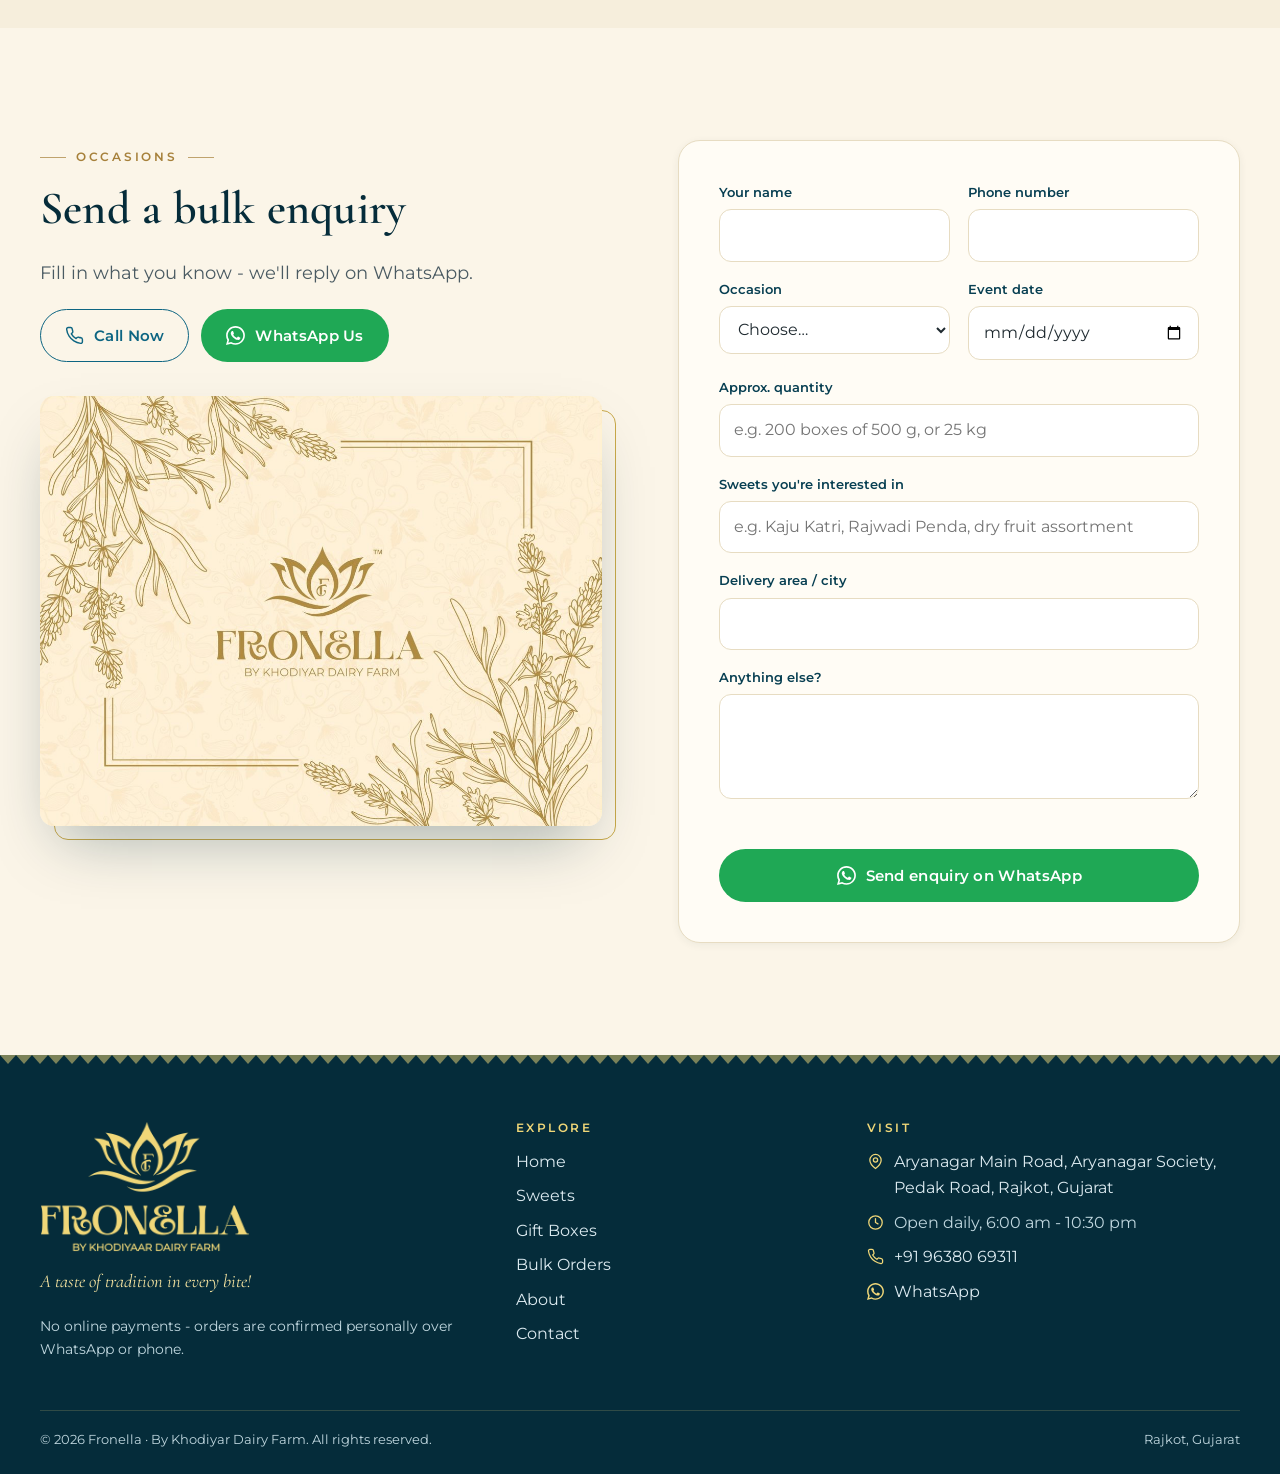
<file: bulk-orders.html>
<!doctype html>
<html lang="en">
<head>
<meta charset="utf-8">
<meta name="viewport" content="width=device-width, initial-scale=1">
<title>Bulk Orders for Weddings, Festivals & Corporate Gifts - Fronella</title>
<meta name="description" content="Bulk sweet orders from Fronella, Rajkot for weddings, festivals, corporate gifts and other events.">
<meta name="theme-color" content="#0D6582">
<meta property="og:title" content="Bulk Orders for Weddings, Festivals & Corporate Gifts - Fronella">
<meta property="og:description" content="Bulk sweet orders from Fronella, Rajkot for weddings, festivals, corporate gifts and other events.">
<meta property="og:image" content="assets/img/og-image.jpg">
<meta property="og:type" content="website">
<link rel="icon" type="image/png" href="assets/img/favicon.png">
<link rel="apple-touch-icon" href="assets/img/apple-touch-icon.png">
<link rel="preconnect" href="https://fonts.googleapis.com">
<link rel="preconnect" href="https://fonts.gstatic.com" crossorigin>
<link rel="stylesheet" href="https://fonts.googleapis.com/css2?family=Cormorant+Garamond:ital,wght@0,500;0,600;0,700;1,500&family=Hind+Vadodara:wght@400;500;600&family=Montserrat:wght@400;500;600;700&family=Noto+Serif+Gujarati:wght@500;600&display=swap">
<link rel="stylesheet" href="assets/css/style.css">
</head>
<body data-page="bulk">
<a class="sr-only" href="#main" data-i18n="skip">Skip to content</a>
<div class="topbar">
  <div class="container">
    <div class="tb-left">
      <span class="tb-hours"><svg viewBox="0 0 24 24" fill="none" stroke="currentColor" stroke-width="1.8" stroke-linecap="round" aria-hidden="true"><circle cx="12" cy="12" r="9.5"/><path d="M12 6.5V12l3.5 2"/></svg><span data-i18n="top.hours">Open daily 6:00 am - 10:30 pm</span></span>
      <a data-href="tel" href="tel:+919638069311"><svg viewBox="0 0 24 24" fill="none" stroke="currentColor" stroke-width="1.8" stroke-linecap="round" stroke-linejoin="round" aria-hidden="true"><path d="M22 16.9v3a2 2 0 0 1-2.2 2 19.8 19.8 0 0 1-8.6-3.1 19.5 19.5 0 0 1-6-6A19.8 19.8 0 0 1 2.1 4.2 2 2 0 0 1 4.1 2h3a2 2 0 0 1 2 1.7c.1 1 .4 1.9.7 2.8a2 2 0 0 1-.5 2.1L8 9.9a16 16 0 0 0 6 6l1.3-1.3a2 2 0 0 1 2.1-.4c.9.3 1.8.6 2.8.7a2 2 0 0 1 1.7 2z"/></svg><span class="tb-num" data-site="phone">+91 96380 69311</span></a>
    </div>
    <button class="lang-toggle" type="button" data-i18n-aria="lang.label" aria-label="Switch language"><span class="gu-font" data-i18n="lang.switch">ગુજરાતી</span></button>
  </div>
</div>
<header class="site-header">
  <div class="container nav">
    <a class="brand" href="index.html" aria-label="Fronella - home">
      <img class="lotus" src="assets/img/lotus-gold.png" alt="" width="63" height="40">
      <span class="brand-text"><img class="wordmark" src="assets/img/wordmark-gold.png" alt="Fronella" width="158" height="24"><small data-site="byline">By Khodiyar Dairy Farm</small></span>
    </a>
    <nav aria-label="Main">
      <ul class="nav-links" id="nav-links">
        <li><a href="index.html" data-nav="home" data-i18n="nav.home">Home</a></li>
        <li><a href="sweets.html" data-nav="sweets" data-i18n="nav.sweets">Sweets</a></li>
        <li><a href="gift-boxes.html" data-nav="gift" data-i18n="nav.gift">Gift Boxes</a></li>
        <li><a href="bulk-orders.html" data-nav="bulk" data-i18n="nav.bulk">Bulk Orders</a></li>
        <li><a href="about.html" data-nav="about" data-i18n="nav.about">About</a></li>
        <li><a href="contact.html" data-nav="contact" data-i18n="nav.contact">Contact</a></li>
      </ul>
    </nav>
    <div class="nav-cta">
      <a class="btn btn-gold btn-sm" href="gift-boxes.html#builder"><svg viewBox="0 0 24 24" fill="none" stroke="currentColor" stroke-width="1.8" stroke-linecap="round" stroke-linejoin="round" aria-hidden="true"><rect x="3" y="8" width="18" height="4" rx="1"/><path d="M12 8v13M19 12v7a2 2 0 0 1-2 2H7a2 2 0 0 1-2-2v-7M7.5 8a2.5 2.5 0 0 1 0-5C11 3 12 8 12 8s1-5 4.5-5a2.5 2.5 0 0 1 0 5"/></svg><span data-i18n="cta.build">Build a Gift Box</span></a>
      <button class="menu-btn" type="button" aria-controls="nav-links" aria-expanded="false" data-i18n-aria="nav.menu" aria-label="Menu"><svg viewBox="0 0 24 24" fill="none" stroke="currentColor" stroke-width="1.8" stroke-linecap="round" aria-hidden="true"><path d="M4 7h16M4 12h16M4 17h10"/></svg></button>
    </div>
  </div>
</header>
<main id="main">
<section class="page-hero bg-deep leaf-bg">
    <div class="container">
      <div class="divider-lotus"><img src="assets/img/lotus-gold.png" alt="" width="50" height="32"></div>
      <h1 data-i18n="bulk.title">Bulk Orders</h1>
      <p class="lead" data-i18n="bulk.lead">Thoughtful sweets in generous quantities - planned with you, packed with care.</p>
    </div>
  </section>
  <div class="gold-border" style="background-color:var(--teal-900)"></div>
  <section class="section">
    <div class="container">
      <div class="section-head center">
        <span class="eyebrow" data-i18n="bulk.occ.eyebrow">Occasions</span>
        <h2 data-i18n="bulk.occ.title">We cater to</h2>
      </div>
      <div class="occ-grid"><div class="occ-card reveal"><span class="ic"><svg viewBox="0 0 24 24" fill="none" stroke="currentColor" stroke-width="1.6" aria-hidden="true"><circle cx="9" cy="14" r="6"/><circle cx="15" cy="14" r="6"/><path d="M10 4l2 2.5L14 4"/></svg></span><h3 data-i18n="occ.wedding">Weddings</h3><p data-i18n="occ.wedding.d">Engagements, wedding favours, mameru and reception sweets.</p></div><div class="occ-card reveal"><span class="ic"><svg viewBox="0 0 24 24" fill="none" stroke="currentColor" stroke-width="1.6" stroke-linecap="round" stroke-linejoin="round" aria-hidden="true"><path d="M12 3c1.8 2.2 2.2 3.8 0 6-2.2-2.2-1.8-3.8 0-6z"/><path d="M3 13h18c-1 4-4.5 6-9 6s-8-2-9-6z"/><path d="M9 21h6"/></svg></span><h3 data-i18n="occ.festival">Festivals</h3><p data-i18n="occ.festival.d">Diwali, Raksha Bandhan, Navratri, Janmashtami and more.</p></div><div class="occ-card reveal"><span class="ic"><svg viewBox="0 0 24 24" fill="none" stroke="currentColor" stroke-width="1.6" stroke-linejoin="round" aria-hidden="true"><rect x="3" y="7" width="18" height="13" rx="2"/><path d="M9 7V5a2 2 0 0 1 2-2h2a2 2 0 0 1 2 2v2M3 13h18"/></svg></span><h3 data-i18n="occ.corporate">Corporate Gifts</h3><p data-i18n="occ.corporate.d">Client and employee gifting with elegant boxes.</p></div><div class="occ-card reveal"><span class="ic"><svg viewBox="0 0 24 24" fill="none" stroke="currentColor" stroke-width="1.6" stroke-linecap="round" stroke-linejoin="round" aria-hidden="true"><path d="M12 3v4M12 17v4M3 12h4M17 12h4M5.6 5.6l2.8 2.8M15.6 15.6l2.8 2.8M5.6 18.4l2.8-2.8M15.6 8.4l2.8-2.8"/></svg></span><h3 data-i18n="occ.other">Other Events</h3><p data-i18n="occ.other.d">Birthdays, housewarmings, pujas, results and community events.</p></div></div>
    </div>
  </section>
  <section class="section bg-paper">
    <div class="container">
      <div class="section-head center"><h2 data-i18n="bulk.how.title">How it works</h2></div>
      <div class="steps">
        <div class="step reveal"><h3 data-i18n="bulk.how1">Share your event</h3><p data-i18n="bulk.how1.d">Tell us the occasion, date and approximate quantity.</p></div>
        <div class="step reveal"><h3 data-i18n="bulk.how2">Choose sweets &amp; boxes</h3><p data-i18n="bulk.how2.d">We suggest assortments and box sizes to suit your guests.</p></div>
        <div class="step reveal"><h3 data-i18n="bulk.how3">Fresh &amp; on time</h3><p data-i18n="bulk.how3.d">Your order is prepared fresh and ready for your date.</p></div>
      </div>
    </div>
  </section>
  <section class="section" id="enquiry" style="scroll-margin-top:110px">
    <div class="container split" style="align-items:start">
      <div>
        <span class="eyebrow" data-i18n="bulk.occ.eyebrow">Occasions</span>
        <h2 data-i18n="bulk.form.title">Send a bulk enquiry</h2>
        <p class="lead" data-i18n="bulk.form.lead">Fill in what you know - we'll reply on WhatsApp.</p>
        <div class="btn-row" style="margin:22px 0 34px">
          <a class="btn btn-outline" data-href="tel" href="tel:+919638069311"><svg viewBox="0 0 24 24" fill="none" stroke="currentColor" stroke-width="1.8" stroke-linecap="round" stroke-linejoin="round" aria-hidden="true"><path d="M22 16.9v3a2 2 0 0 1-2.2 2 19.8 19.8 0 0 1-8.6-3.1 19.5 19.5 0 0 1-6-6A19.8 19.8 0 0 1 2.1 4.2 2 2 0 0 1 4.1 2h3a2 2 0 0 1 2 1.7c.1 1 .4 1.9.7 2.8a2 2 0 0 1-.5 2.1L8 9.9a16 16 0 0 0 6 6l1.3-1.3a2 2 0 0 1 2.1-.4c.9.3 1.8.6 2.8.7a2 2 0 0 1 1.7 2z"/></svg><span data-i18n="cta.call">Call Now</span></a>
          <a class="btn btn-wa" data-href="wa" href="https://wa.me/919638069311" target="_blank" rel="noopener"><svg viewBox="0 0 24 24" fill="currentColor" aria-hidden="true"><path d="M17.5 14.4c-.3-.1-1.8-.9-2-1-.3-.1-.5-.1-.7.1-.2.3-.8 1-.9 1.2-.2.2-.3.2-.6.1-.3-.1-1.3-.5-2.4-1.5-.9-.8-1.5-1.8-1.7-2.1-.2-.3 0-.5.1-.6l.4-.5c.2-.2.2-.3.3-.5.1-.2 0-.4 0-.5l-.9-2.2c-.2-.6-.5-.5-.7-.5h-.6c-.2 0-.5.1-.8.4-.3.3-1 1-1 2.5s1.1 2.9 1.2 3.1c.1.2 2.1 3.2 5.1 4.5.7.3 1.3.5 1.7.6.7.2 1.4.2 1.9.1.6-.1 1.8-.7 2-1.4.2-.7.2-1.3.2-1.4-.1-.1-.3-.2-.6-.3zM12 21.8c-1.8 0-3.5-.5-5-1.4l-.4-.2-3.7 1 1-3.6-.2-.4C2.7 15.6 2.2 13.8 2.2 12 2.2 6.6 6.6 2.2 12 2.2c2.6 0 5.1 1 6.9 2.9 1.8 1.8 2.9 4.3 2.9 6.9 0 5.4-4.4 9.8-9.8 9.8zm8.4-18.2C18.1 1.3 15.2.1 12 .1 5.5.1.1 5.4.1 12c0 2.1.5 4.1 1.6 5.9L0 24l6.3-1.7c1.7.9 3.7 1.4 5.7 1.4 6.6 0 11.9-5.3 11.9-11.9 0-3.2-1.2-6.2-3.5-8.4z"/></svg><span data-i18n="cta.whatsapp">WhatsApp Us</span></a>
        </div>
        <div class="frame-img"><img src="assets/img/box-classic-cream.jpg" alt="Fronella classic cream gift box" width="1100" height="843" loading="lazy"></div>
      </div>
      <form class="form-card" id="bulk-form" novalidate>
        <div class="form-grid">
          <div class="field"><label for="f-name" data-i18n="f.name">Your name</label><input id="f-name" name="name" autocomplete="name" required></div>
          <div class="field"><label for="f-phone" data-i18n="f.phone">Phone number</label><input id="f-phone" name="phone" type="tel" autocomplete="tel" inputmode="tel"></div>
          <div class="field"><label for="f-occ" data-i18n="f.occasion">Occasion</label>
            <select id="f-occ" name="occasion" required>
              <option value="" data-i18n="f.choose">Choose…</option>
              <option value="wedding" data-i18n="occ.wedding">Weddings</option>
              <option value="festival" data-i18n="occ.festival">Festivals</option>
              <option value="corporate" data-i18n="occ.corporate">Corporate Gifts</option>
              <option value="other" data-i18n="occ.other">Other Events</option>
            </select></div>
          <div class="field"><label for="f-date" data-i18n="f.date">Event date</label><input id="f-date" name="date" type="date"></div>
          <div class="field full"><label for="f-qty" data-i18n="f.qty">Approx. quantity</label><input id="f-qty" name="qty" data-i18n-ph="f.qtyPh"></div>
          <div class="field full"><label for="f-sweets" data-i18n="f.sweets">Sweets you're interested in</label><input id="f-sweets" name="sweets" data-i18n-ph="f.sweetsPh"></div>
          <div class="field full"><label for="f-loc" data-i18n="f.location">Delivery area / city</label><input id="f-loc" name="location"></div>
          <div class="field full"><label for="f-notes" data-i18n="f.notes">Anything else?</label><textarea id="f-notes" name="notes" rows="3"></textarea></div>
        </div>
        <p class="form-error" role="alert"></p>
        <button class="btn btn-wa btn-block" type="submit"><svg viewBox="0 0 24 24" fill="currentColor" aria-hidden="true"><path d="M17.5 14.4c-.3-.1-1.8-.9-2-1-.3-.1-.5-.1-.7.1-.2.3-.8 1-.9 1.2-.2.2-.3.2-.6.1-.3-.1-1.3-.5-2.4-1.5-.9-.8-1.5-1.8-1.7-2.1-.2-.3 0-.5.1-.6l.4-.5c.2-.2.2-.3.3-.5.1-.2 0-.4 0-.5l-.9-2.2c-.2-.6-.5-.5-.7-.5h-.6c-.2 0-.5.1-.8.4-.3.3-1 1-1 2.5s1.1 2.9 1.2 3.1c.1.2 2.1 3.2 5.1 4.5.7.3 1.3.5 1.7.6.7.2 1.4.2 1.9.1.6-.1 1.8-.7 2-1.4.2-.7.2-1.3.2-1.4-.1-.1-.3-.2-.6-.3zM12 21.8c-1.8 0-3.5-.5-5-1.4l-.4-.2-3.7 1 1-3.6-.2-.4C2.7 15.6 2.2 13.8 2.2 12 2.2 6.6 6.6 2.2 12 2.2c2.6 0 5.1 1 6.9 2.9 1.8 1.8 2.9 4.3 2.9 6.9 0 5.4-4.4 9.8-9.8 9.8zm8.4-18.2C18.1 1.3 15.2.1 12 .1 5.5.1.1 5.4.1 12c0 2.1.5 4.1 1.6 5.9L0 24l6.3-1.7c1.7.9 3.7 1.4 5.7 1.4 6.6 0 11.9-5.3 11.9-11.9 0-3.2-1.2-6.2-3.5-8.4z"/></svg><span data-i18n="f.send">Send enquiry on WhatsApp</span></button>
      </form>
    </div>
  </section>

</main>
<footer class="site-footer">
  <div class="gold-border flip"></div>
  <div class="container">
    <div class="footer-grid">
      <div>
        <img class="footer-logo" src="assets/img/logo-gold.png" alt="Fronella - By Khodiyar Dairy Farm" width="210" height="132" loading="lazy">
        <p class="footer-tag" data-i18n="tagline">A taste of tradition in every bite!</p>
        <p style="font-size:.85rem" data-i18n="footer.note">No online payments - orders are confirmed personally over WhatsApp or phone.</p>
      </div>
      <div>
        <h4 data-i18n="footer.explore">Explore</h4>
        <ul>
          <li><a href="index.html" data-i18n="nav.home">Home</a></li>
          <li><a href="sweets.html" data-i18n="nav.sweets">Sweets</a></li>
          <li><a href="gift-boxes.html" data-i18n="nav.gift">Gift Boxes</a></li>
          <li><a href="bulk-orders.html" data-i18n="nav.bulk">Bulk Orders</a></li>
          <li><a href="about.html" data-i18n="nav.about">About</a></li>
          <li><a href="contact.html" data-i18n="nav.contact">Contact</a></li>
        </ul>
      </div>
      <div>
        <h4 data-i18n="footer.visit">Visit</h4>
        <ul class="footer-contact">
          <li><svg viewBox="0 0 24 24" fill="none" stroke="currentColor" stroke-width="1.8" stroke-linecap="round" stroke-linejoin="round" aria-hidden="true"><path d="M20 10c0 6-8 12-8 12s-8-6-8-12a8 8 0 0 1 16 0z"/><circle cx="12" cy="10" r="3"/></svg><a data-href="map" href="#" target="_blank" rel="noopener"><span data-site="address">Aryanagar Main Road, Aryanagar Society, Pedak Road, Rajkot, Gujarat</span></a></li>
          <li><svg viewBox="0 0 24 24" fill="none" stroke="currentColor" stroke-width="1.8" stroke-linecap="round" aria-hidden="true"><circle cx="12" cy="12" r="9.5"/><path d="M12 6.5V12l3.5 2"/></svg><span data-site="hours">Open daily, 6:00 am - 10:30 pm</span></li>
          <li><svg viewBox="0 0 24 24" fill="none" stroke="currentColor" stroke-width="1.8" stroke-linecap="round" stroke-linejoin="round" aria-hidden="true"><path d="M22 16.9v3a2 2 0 0 1-2.2 2 19.8 19.8 0 0 1-8.6-3.1 19.5 19.5 0 0 1-6-6A19.8 19.8 0 0 1 2.1 4.2 2 2 0 0 1 4.1 2h3a2 2 0 0 1 2 1.7c.1 1 .4 1.9.7 2.8a2 2 0 0 1-.5 2.1L8 9.9a16 16 0 0 0 6 6l1.3-1.3a2 2 0 0 1 2.1-.4c.9.3 1.8.6 2.8.7a2 2 0 0 1 1.7 2z"/></svg><a data-href="tel" href="tel:+919638069311"><span data-site="phone">+91 96380 69311</span></a></li>
          <li><svg viewBox="0 0 24 24" fill="currentColor" aria-hidden="true"><path d="M17.5 14.4c-.3-.1-1.8-.9-2-1-.3-.1-.5-.1-.7.1-.2.3-.8 1-.9 1.2-.2.2-.3.2-.6.1-.3-.1-1.3-.5-2.4-1.5-.9-.8-1.5-1.8-1.7-2.1-.2-.3 0-.5.1-.6l.4-.5c.2-.2.2-.3.3-.5.1-.2 0-.4 0-.5l-.9-2.2c-.2-.6-.5-.5-.7-.5h-.6c-.2 0-.5.1-.8.4-.3.3-1 1-1 2.5s1.1 2.9 1.2 3.1c.1.2 2.1 3.2 5.1 4.5.7.3 1.3.5 1.7.6.7.2 1.4.2 1.9.1.6-.1 1.8-.7 2-1.4.2-.7.2-1.3.2-1.4-.1-.1-.3-.2-.6-.3zM12 21.8c-1.8 0-3.5-.5-5-1.4l-.4-.2-3.7 1 1-3.6-.2-.4C2.7 15.6 2.2 13.8 2.2 12 2.2 6.6 6.6 2.2 12 2.2c2.6 0 5.1 1 6.9 2.9 1.8 1.8 2.9 4.3 2.9 6.9 0 5.4-4.4 9.8-9.8 9.8zm8.4-18.2C18.1 1.3 15.2.1 12 .1 5.5.1.1 5.4.1 12c0 2.1.5 4.1 1.6 5.9L0 24l6.3-1.7c1.7.9 3.7 1.4 5.7 1.4 6.6 0 11.9-5.3 11.9-11.9 0-3.2-1.2-6.2-3.5-8.4z"/></svg><a data-href="wa" href="https://wa.me/919638069311" target="_blank" rel="noopener">WhatsApp</a></li>
        </ul>
      </div>
    </div>
    <div class="footer-bottom">
      <span>© <span id="year">2026</span> Fronella · <span data-site="byline">By Khodiyar Dairy Farm</span>. <span data-i18n="footer.rights">All rights reserved.</span></span>
      <span>Rajkot, Gujarat</span>
    </div>
  </div>
</footer>
<a class="wa-float" data-href="wa" href="https://wa.me/919638069311" target="_blank" rel="noopener" aria-label="WhatsApp"><svg viewBox="0 0 24 24" fill="currentColor" aria-hidden="true"><path d="M17.5 14.4c-.3-.1-1.8-.9-2-1-.3-.1-.5-.1-.7.1-.2.3-.8 1-.9 1.2-.2.2-.3.2-.6.1-.3-.1-1.3-.5-2.4-1.5-.9-.8-1.5-1.8-1.7-2.1-.2-.3 0-.5.1-.6l.4-.5c.2-.2.2-.3.3-.5.1-.2 0-.4 0-.5l-.9-2.2c-.2-.6-.5-.5-.7-.5h-.6c-.2 0-.5.1-.8.4-.3.3-1 1-1 2.5s1.1 2.9 1.2 3.1c.1.2 2.1 3.2 5.1 4.5.7.3 1.3.5 1.7.6.7.2 1.4.2 1.9.1.6-.1 1.8-.7 2-1.4.2-.7.2-1.3.2-1.4-.1-.1-.3-.2-.6-.3zM12 21.8c-1.8 0-3.5-.5-5-1.4l-.4-.2-3.7 1 1-3.6-.2-.4C2.7 15.6 2.2 13.8 2.2 12 2.2 6.6 6.6 2.2 12 2.2c2.6 0 5.1 1 6.9 2.9 1.8 1.8 2.9 4.3 2.9 6.9 0 5.4-4.4 9.8-9.8 9.8zm8.4-18.2C18.1 1.3 15.2.1 12 .1 5.5.1.1 5.4.1 12c0 2.1.5 4.1 1.6 5.9L0 24l6.3-1.7c1.7.9 3.7 1.4 5.7 1.4 6.6 0 11.9-5.3 11.9-11.9 0-3.2-1.2-6.2-3.5-8.4z"/></svg></a>
<script src="assets/js/data.js"></script>
<script src="assets/js/products.js"></script>
<script src="assets/js/i18n.js"></script>
<script src="assets/js/art.js"></script>
<script src="assets/js/main.js"></script>
</body>
</html>
</file>
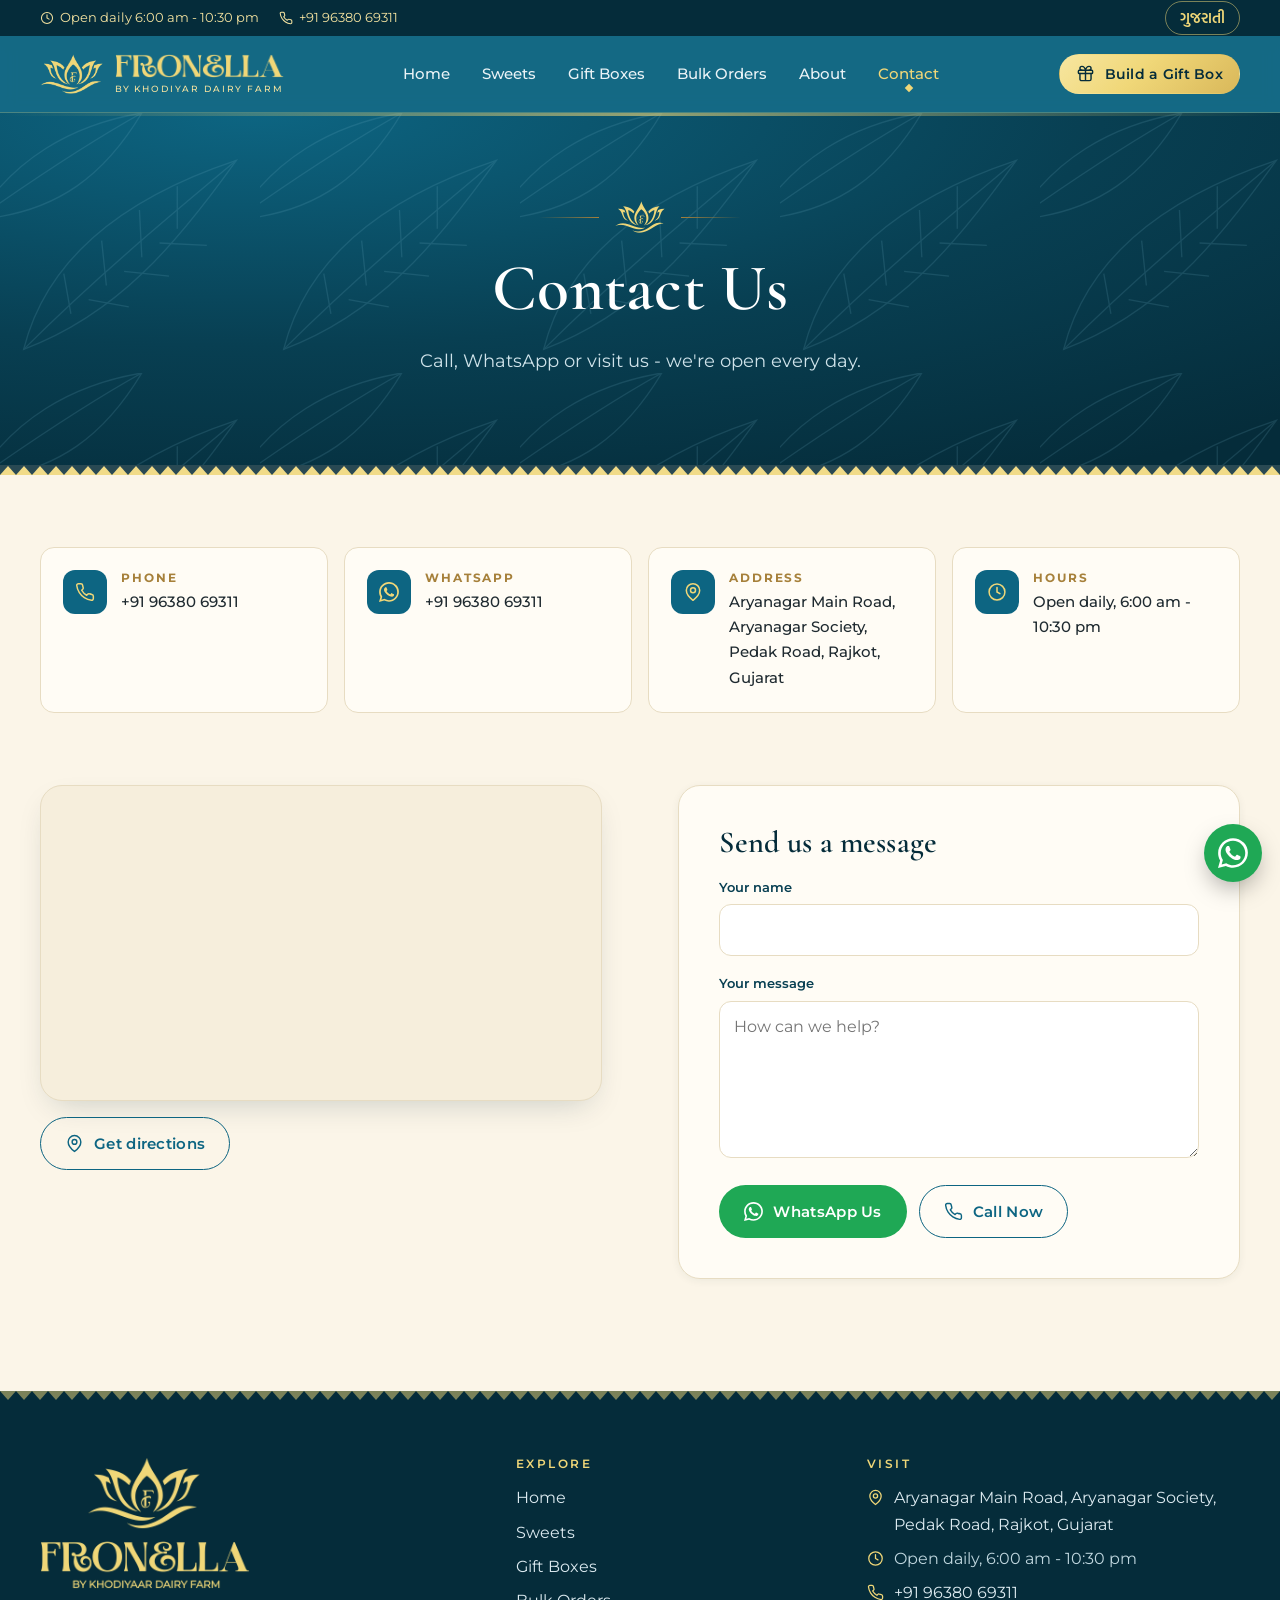
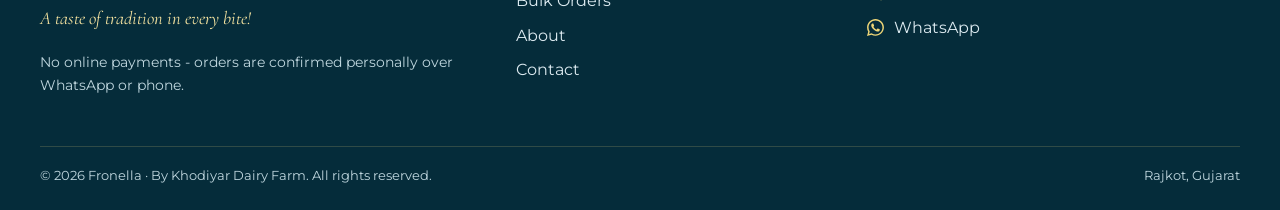
<file: contact.html>
<!doctype html>
<html lang="en">
<head>
<meta charset="utf-8">
<meta name="viewport" content="width=device-width, initial-scale=1">
<title>Contact Fronella - Aryanagar, Pedak Road, Rajkot</title>
<meta name="description" content="Call or WhatsApp +91 96380 69311. Aryanagar Main Road, Aryanagar Society, Pedak Road, Rajkot. Open daily 6 am - 10:30 pm.">
<meta name="theme-color" content="#0D6582">
<meta property="og:title" content="Contact Fronella - Aryanagar, Pedak Road, Rajkot">
<meta property="og:description" content="Call or WhatsApp +91 96380 69311. Aryanagar Main Road, Aryanagar Society, Pedak Road, Rajkot. Open daily 6 am - 10:30 pm.">
<meta property="og:image" content="assets/img/og-image.jpg">
<meta property="og:type" content="website">
<link rel="icon" type="image/png" href="assets/img/favicon.png">
<link rel="apple-touch-icon" href="assets/img/apple-touch-icon.png">
<link rel="preconnect" href="https://fonts.googleapis.com">
<link rel="preconnect" href="https://fonts.gstatic.com" crossorigin>
<link rel="stylesheet" href="https://fonts.googleapis.com/css2?family=Cormorant+Garamond:ital,wght@0,500;0,600;0,700;1,500&family=Hind+Vadodara:wght@400;500;600&family=Montserrat:wght@400;500;600;700&family=Noto+Serif+Gujarati:wght@500;600&display=swap">
<link rel="stylesheet" href="assets/css/style.css">
</head>
<body data-page="contact">
<a class="sr-only" href="#main" data-i18n="skip">Skip to content</a>
<div class="topbar">
  <div class="container">
    <div class="tb-left">
      <span class="tb-hours"><svg viewBox="0 0 24 24" fill="none" stroke="currentColor" stroke-width="1.8" stroke-linecap="round" aria-hidden="true"><circle cx="12" cy="12" r="9.5"/><path d="M12 6.5V12l3.5 2"/></svg><span data-i18n="top.hours">Open daily 6:00 am - 10:30 pm</span></span>
      <a data-href="tel" href="tel:+919638069311"><svg viewBox="0 0 24 24" fill="none" stroke="currentColor" stroke-width="1.8" stroke-linecap="round" stroke-linejoin="round" aria-hidden="true"><path d="M22 16.9v3a2 2 0 0 1-2.2 2 19.8 19.8 0 0 1-8.6-3.1 19.5 19.5 0 0 1-6-6A19.8 19.8 0 0 1 2.1 4.2 2 2 0 0 1 4.1 2h3a2 2 0 0 1 2 1.7c.1 1 .4 1.9.7 2.8a2 2 0 0 1-.5 2.1L8 9.9a16 16 0 0 0 6 6l1.3-1.3a2 2 0 0 1 2.1-.4c.9.3 1.8.6 2.8.7a2 2 0 0 1 1.7 2z"/></svg><span class="tb-num" data-site="phone">+91 96380 69311</span></a>
    </div>
    <button class="lang-toggle" type="button" data-i18n-aria="lang.label" aria-label="Switch language"><span class="gu-font" data-i18n="lang.switch">ગુજરાતી</span></button>
  </div>
</div>
<header class="site-header">
  <div class="container nav">
    <a class="brand" href="index.html" aria-label="Fronella - home">
      <img class="lotus" src="assets/img/lotus-gold.png" alt="" width="63" height="40">
      <span class="brand-text"><img class="wordmark" src="assets/img/wordmark-gold.png" alt="Fronella" width="158" height="24"><small data-site="byline">By Khodiyar Dairy Farm</small></span>
    </a>
    <nav aria-label="Main">
      <ul class="nav-links" id="nav-links">
        <li><a href="index.html" data-nav="home" data-i18n="nav.home">Home</a></li>
        <li><a href="sweets.html" data-nav="sweets" data-i18n="nav.sweets">Sweets</a></li>
        <li><a href="gift-boxes.html" data-nav="gift" data-i18n="nav.gift">Gift Boxes</a></li>
        <li><a href="bulk-orders.html" data-nav="bulk" data-i18n="nav.bulk">Bulk Orders</a></li>
        <li><a href="about.html" data-nav="about" data-i18n="nav.about">About</a></li>
        <li><a href="contact.html" data-nav="contact" data-i18n="nav.contact">Contact</a></li>
      </ul>
    </nav>
    <div class="nav-cta">
      <a class="btn btn-gold btn-sm" href="gift-boxes.html#builder"><svg viewBox="0 0 24 24" fill="none" stroke="currentColor" stroke-width="1.8" stroke-linecap="round" stroke-linejoin="round" aria-hidden="true"><rect x="3" y="8" width="18" height="4" rx="1"/><path d="M12 8v13M19 12v7a2 2 0 0 1-2 2H7a2 2 0 0 1-2-2v-7M7.5 8a2.5 2.5 0 0 1 0-5C11 3 12 8 12 8s1-5 4.5-5a2.5 2.5 0 0 1 0 5"/></svg><span data-i18n="cta.build">Build a Gift Box</span></a>
      <button class="menu-btn" type="button" aria-controls="nav-links" aria-expanded="false" data-i18n-aria="nav.menu" aria-label="Menu"><svg viewBox="0 0 24 24" fill="none" stroke="currentColor" stroke-width="1.8" stroke-linecap="round" aria-hidden="true"><path d="M4 7h16M4 12h16M4 17h10"/></svg></button>
    </div>
  </div>
</header>
<main id="main">
<section class="page-hero bg-deep leaf-bg">
    <div class="container">
      <div class="divider-lotus"><img src="assets/img/lotus-gold.png" alt="" width="50" height="32"></div>
      <h1 data-i18n="contact.title">Contact Us</h1>
      <p class="lead" data-i18n="contact.lead">Call, WhatsApp or visit us - we're open every day.</p>
    </div>
  </section>
  <div class="gold-border" style="background-color:var(--teal-900)"></div>
  <section class="section-tight">
    <div class="container">
      <div class="info-grid">
        <a class="info-card" data-href="tel" href="tel:+919638069311"><span class="ic"><svg viewBox="0 0 24 24" fill="none" stroke="currentColor" stroke-width="1.8" stroke-linecap="round" stroke-linejoin="round" aria-hidden="true"><path d="M22 16.9v3a2 2 0 0 1-2.2 2 19.8 19.8 0 0 1-8.6-3.1 19.5 19.5 0 0 1-6-6A19.8 19.8 0 0 1 2.1 4.2 2 2 0 0 1 4.1 2h3a2 2 0 0 1 2 1.7c.1 1 .4 1.9.7 2.8a2 2 0 0 1-.5 2.1L8 9.9a16 16 0 0 0 6 6l1.3-1.3a2 2 0 0 1 2.1-.4c.9.3 1.8.6 2.8.7a2 2 0 0 1 1.7 2z"/></svg></span><div><h3 data-i18n="contact.phone">Phone</h3><p data-site="phone">+91 96380 69311</p></div></a>
        <a class="info-card" data-href="wa" href="https://wa.me/919638069311" target="_blank" rel="noopener"><span class="ic"><svg viewBox="0 0 24 24" fill="currentColor" aria-hidden="true"><path d="M17.5 14.4c-.3-.1-1.8-.9-2-1-.3-.1-.5-.1-.7.1-.2.3-.8 1-.9 1.2-.2.2-.3.2-.6.1-.3-.1-1.3-.5-2.4-1.5-.9-.8-1.5-1.8-1.7-2.1-.2-.3 0-.5.1-.6l.4-.5c.2-.2.2-.3.3-.5.1-.2 0-.4 0-.5l-.9-2.2c-.2-.6-.5-.5-.7-.5h-.6c-.2 0-.5.1-.8.4-.3.3-1 1-1 2.5s1.1 2.9 1.2 3.1c.1.2 2.1 3.2 5.1 4.5.7.3 1.3.5 1.7.6.7.2 1.4.2 1.9.1.6-.1 1.8-.7 2-1.4.2-.7.2-1.3.2-1.4-.1-.1-.3-.2-.6-.3zM12 21.8c-1.8 0-3.5-.5-5-1.4l-.4-.2-3.7 1 1-3.6-.2-.4C2.7 15.6 2.2 13.8 2.2 12 2.2 6.6 6.6 2.2 12 2.2c2.6 0 5.1 1 6.9 2.9 1.8 1.8 2.9 4.3 2.9 6.9 0 5.4-4.4 9.8-9.8 9.8zm8.4-18.2C18.1 1.3 15.2.1 12 .1 5.5.1.1 5.4.1 12c0 2.1.5 4.1 1.6 5.9L0 24l6.3-1.7c1.7.9 3.7 1.4 5.7 1.4 6.6 0 11.9-5.3 11.9-11.9 0-3.2-1.2-6.2-3.5-8.4z"/></svg></span><div><h3 data-i18n="contact.wa">WhatsApp</h3><p data-site="phone">+91 96380 69311</p></div></a>
        <a class="info-card" data-href="map" href="#" target="_blank" rel="noopener"><span class="ic"><svg viewBox="0 0 24 24" fill="none" stroke="currentColor" stroke-width="1.8" stroke-linecap="round" stroke-linejoin="round" aria-hidden="true"><path d="M20 10c0 6-8 12-8 12s-8-6-8-12a8 8 0 0 1 16 0z"/><circle cx="12" cy="10" r="3"/></svg></span><div><h3 data-i18n="contact.address">Address</h3><p data-site="address">Aryanagar Main Road, Aryanagar Society, Pedak Road, Rajkot, Gujarat</p></div></a>
        <div class="info-card"><span class="ic"><svg viewBox="0 0 24 24" fill="none" stroke="currentColor" stroke-width="1.8" stroke-linecap="round" aria-hidden="true"><circle cx="12" cy="12" r="9.5"/><path d="M12 6.5V12l3.5 2"/></svg></span><div><h3 data-i18n="contact.hours">Hours</h3><p data-site="hours">Open daily, 6:00 am - 10:30 pm</p></div></div>
      </div>
    </div>
  </section>
  <section class="section" style="padding-top:0">
    <div class="container split" style="align-items:start">
      <div>
        <div class="map-wrap"><iframe data-i18n-title="contact.mapTitle" title="Fronella location map" loading="lazy" referrerpolicy="no-referrer-when-downgrade"
          src="https://maps.google.com/maps?q=Aryanagar%20Main%20Road%2C%20Pedak%20Road%2C%20Rajkot%2C%20Gujarat&amp;z=15&amp;output=embed"></iframe></div>
        <a class="btn btn-outline" style="margin-top:16px" data-href="map" href="#" target="_blank" rel="noopener"><svg viewBox="0 0 24 24" fill="none" stroke="currentColor" stroke-width="1.8" stroke-linecap="round" stroke-linejoin="round" aria-hidden="true"><path d="M20 10c0 6-8 12-8 12s-8-6-8-12a8 8 0 0 1 16 0z"/><circle cx="12" cy="10" r="3"/></svg><span data-i18n="cta.directions">Get directions</span></a>
      </div>
      <form class="form-card" id="contact-form">
        <h2 style="font-size:1.9rem" data-i18n="contact.msg.title">Send us a message</h2>
        <div class="form-grid">
          <div class="field full"><label for="c-name" data-i18n="f.name">Your name</label><input id="c-name" name="name" autocomplete="name"></div>
          <div class="field full"><label for="c-msg" data-i18n="contact.msg">Your message</label><textarea id="c-msg" name="message" rows="5" data-i18n-ph="contact.msgPh" required></textarea></div>
        </div>
        <div class="btn-row" style="margin-top:18px">
          <button class="btn btn-wa" type="submit"><svg viewBox="0 0 24 24" fill="currentColor" aria-hidden="true"><path d="M17.5 14.4c-.3-.1-1.8-.9-2-1-.3-.1-.5-.1-.7.1-.2.3-.8 1-.9 1.2-.2.2-.3.2-.6.1-.3-.1-1.3-.5-2.4-1.5-.9-.8-1.5-1.8-1.7-2.1-.2-.3 0-.5.1-.6l.4-.5c.2-.2.2-.3.3-.5.1-.2 0-.4 0-.5l-.9-2.2c-.2-.6-.5-.5-.7-.5h-.6c-.2 0-.5.1-.8.4-.3.3-1 1-1 2.5s1.1 2.9 1.2 3.1c.1.2 2.1 3.2 5.1 4.5.7.3 1.3.5 1.7.6.7.2 1.4.2 1.9.1.6-.1 1.8-.7 2-1.4.2-.7.2-1.3.2-1.4-.1-.1-.3-.2-.6-.3zM12 21.8c-1.8 0-3.5-.5-5-1.4l-.4-.2-3.7 1 1-3.6-.2-.4C2.7 15.6 2.2 13.8 2.2 12 2.2 6.6 6.6 2.2 12 2.2c2.6 0 5.1 1 6.9 2.9 1.8 1.8 2.9 4.3 2.9 6.9 0 5.4-4.4 9.8-9.8 9.8zm8.4-18.2C18.1 1.3 15.2.1 12 .1 5.5.1.1 5.4.1 12c0 2.1.5 4.1 1.6 5.9L0 24l6.3-1.7c1.7.9 3.7 1.4 5.7 1.4 6.6 0 11.9-5.3 11.9-11.9 0-3.2-1.2-6.2-3.5-8.4z"/></svg><span data-i18n="cta.whatsapp">WhatsApp Us</span></button>
          <a class="btn btn-outline" data-href="tel" href="tel:+919638069311"><svg viewBox="0 0 24 24" fill="none" stroke="currentColor" stroke-width="1.8" stroke-linecap="round" stroke-linejoin="round" aria-hidden="true"><path d="M22 16.9v3a2 2 0 0 1-2.2 2 19.8 19.8 0 0 1-8.6-3.1 19.5 19.5 0 0 1-6-6A19.8 19.8 0 0 1 2.1 4.2 2 2 0 0 1 4.1 2h3a2 2 0 0 1 2 1.7c.1 1 .4 1.9.7 2.8a2 2 0 0 1-.5 2.1L8 9.9a16 16 0 0 0 6 6l1.3-1.3a2 2 0 0 1 2.1-.4c.9.3 1.8.6 2.8.7a2 2 0 0 1 1.7 2z"/></svg><span data-i18n="cta.call">Call Now</span></a>
        </div>
      </form>
    </div>
  </section>

</main>
<footer class="site-footer">
  <div class="gold-border flip"></div>
  <div class="container">
    <div class="footer-grid">
      <div>
        <img class="footer-logo" src="assets/img/logo-gold.png" alt="Fronella - By Khodiyar Dairy Farm" width="210" height="132" loading="lazy">
        <p class="footer-tag" data-i18n="tagline">A taste of tradition in every bite!</p>
        <p style="font-size:.85rem" data-i18n="footer.note">No online payments - orders are confirmed personally over WhatsApp or phone.</p>
      </div>
      <div>
        <h4 data-i18n="footer.explore">Explore</h4>
        <ul>
          <li><a href="index.html" data-i18n="nav.home">Home</a></li>
          <li><a href="sweets.html" data-i18n="nav.sweets">Sweets</a></li>
          <li><a href="gift-boxes.html" data-i18n="nav.gift">Gift Boxes</a></li>
          <li><a href="bulk-orders.html" data-i18n="nav.bulk">Bulk Orders</a></li>
          <li><a href="about.html" data-i18n="nav.about">About</a></li>
          <li><a href="contact.html" data-i18n="nav.contact">Contact</a></li>
        </ul>
      </div>
      <div>
        <h4 data-i18n="footer.visit">Visit</h4>
        <ul class="footer-contact">
          <li><svg viewBox="0 0 24 24" fill="none" stroke="currentColor" stroke-width="1.8" stroke-linecap="round" stroke-linejoin="round" aria-hidden="true"><path d="M20 10c0 6-8 12-8 12s-8-6-8-12a8 8 0 0 1 16 0z"/><circle cx="12" cy="10" r="3"/></svg><a data-href="map" href="#" target="_blank" rel="noopener"><span data-site="address">Aryanagar Main Road, Aryanagar Society, Pedak Road, Rajkot, Gujarat</span></a></li>
          <li><svg viewBox="0 0 24 24" fill="none" stroke="currentColor" stroke-width="1.8" stroke-linecap="round" aria-hidden="true"><circle cx="12" cy="12" r="9.5"/><path d="M12 6.5V12l3.5 2"/></svg><span data-site="hours">Open daily, 6:00 am - 10:30 pm</span></li>
          <li><svg viewBox="0 0 24 24" fill="none" stroke="currentColor" stroke-width="1.8" stroke-linecap="round" stroke-linejoin="round" aria-hidden="true"><path d="M22 16.9v3a2 2 0 0 1-2.2 2 19.8 19.8 0 0 1-8.6-3.1 19.5 19.5 0 0 1-6-6A19.8 19.8 0 0 1 2.1 4.2 2 2 0 0 1 4.1 2h3a2 2 0 0 1 2 1.7c.1 1 .4 1.9.7 2.8a2 2 0 0 1-.5 2.1L8 9.9a16 16 0 0 0 6 6l1.3-1.3a2 2 0 0 1 2.1-.4c.9.3 1.8.6 2.8.7a2 2 0 0 1 1.7 2z"/></svg><a data-href="tel" href="tel:+919638069311"><span data-site="phone">+91 96380 69311</span></a></li>
          <li><svg viewBox="0 0 24 24" fill="currentColor" aria-hidden="true"><path d="M17.5 14.4c-.3-.1-1.8-.9-2-1-.3-.1-.5-.1-.7.1-.2.3-.8 1-.9 1.2-.2.2-.3.2-.6.1-.3-.1-1.3-.5-2.4-1.5-.9-.8-1.5-1.8-1.7-2.1-.2-.3 0-.5.1-.6l.4-.5c.2-.2.2-.3.3-.5.1-.2 0-.4 0-.5l-.9-2.2c-.2-.6-.5-.5-.7-.5h-.6c-.2 0-.5.1-.8.4-.3.3-1 1-1 2.5s1.1 2.9 1.2 3.1c.1.2 2.1 3.2 5.1 4.5.7.3 1.3.5 1.7.6.7.2 1.4.2 1.9.1.6-.1 1.8-.7 2-1.4.2-.7.2-1.3.2-1.4-.1-.1-.3-.2-.6-.3zM12 21.8c-1.8 0-3.5-.5-5-1.4l-.4-.2-3.7 1 1-3.6-.2-.4C2.7 15.6 2.2 13.8 2.2 12 2.2 6.6 6.6 2.2 12 2.2c2.6 0 5.1 1 6.9 2.9 1.8 1.8 2.9 4.3 2.9 6.9 0 5.4-4.4 9.8-9.8 9.8zm8.4-18.2C18.1 1.3 15.2.1 12 .1 5.5.1.1 5.4.1 12c0 2.1.5 4.1 1.6 5.9L0 24l6.3-1.7c1.7.9 3.7 1.4 5.7 1.4 6.6 0 11.9-5.3 11.9-11.9 0-3.2-1.2-6.2-3.5-8.4z"/></svg><a data-href="wa" href="https://wa.me/919638069311" target="_blank" rel="noopener">WhatsApp</a></li>
        </ul>
      </div>
    </div>
    <div class="footer-bottom">
      <span>© <span id="year">2026</span> Fronella · <span data-site="byline">By Khodiyar Dairy Farm</span>. <span data-i18n="footer.rights">All rights reserved.</span></span>
      <span>Rajkot, Gujarat</span>
    </div>
  </div>
</footer>
<a class="wa-float" data-href="wa" href="https://wa.me/919638069311" target="_blank" rel="noopener" aria-label="WhatsApp"><svg viewBox="0 0 24 24" fill="currentColor" aria-hidden="true"><path d="M17.5 14.4c-.3-.1-1.8-.9-2-1-.3-.1-.5-.1-.7.1-.2.3-.8 1-.9 1.2-.2.2-.3.2-.6.1-.3-.1-1.3-.5-2.4-1.5-.9-.8-1.5-1.8-1.7-2.1-.2-.3 0-.5.1-.6l.4-.5c.2-.2.2-.3.3-.5.1-.2 0-.4 0-.5l-.9-2.2c-.2-.6-.5-.5-.7-.5h-.6c-.2 0-.5.1-.8.4-.3.3-1 1-1 2.5s1.1 2.9 1.2 3.1c.1.2 2.1 3.2 5.1 4.5.7.3 1.3.5 1.7.6.7.2 1.4.2 1.9.1.6-.1 1.8-.7 2-1.4.2-.7.2-1.3.2-1.4-.1-.1-.3-.2-.6-.3zM12 21.8c-1.8 0-3.5-.5-5-1.4l-.4-.2-3.7 1 1-3.6-.2-.4C2.7 15.6 2.2 13.8 2.2 12 2.2 6.6 6.6 2.2 12 2.2c2.6 0 5.1 1 6.9 2.9 1.8 1.8 2.9 4.3 2.9 6.9 0 5.4-4.4 9.8-9.8 9.8zm8.4-18.2C18.1 1.3 15.2.1 12 .1 5.5.1.1 5.4.1 12c0 2.1.5 4.1 1.6 5.9L0 24l6.3-1.7c1.7.9 3.7 1.4 5.7 1.4 6.6 0 11.9-5.3 11.9-11.9 0-3.2-1.2-6.2-3.5-8.4z"/></svg></a>
<script src="assets/js/data.js"></script>
<script src="assets/js/products.js"></script>
<script src="assets/js/i18n.js"></script>
<script src="assets/js/art.js"></script>
<script src="assets/js/main.js"></script>
</body>
</html>
</file>
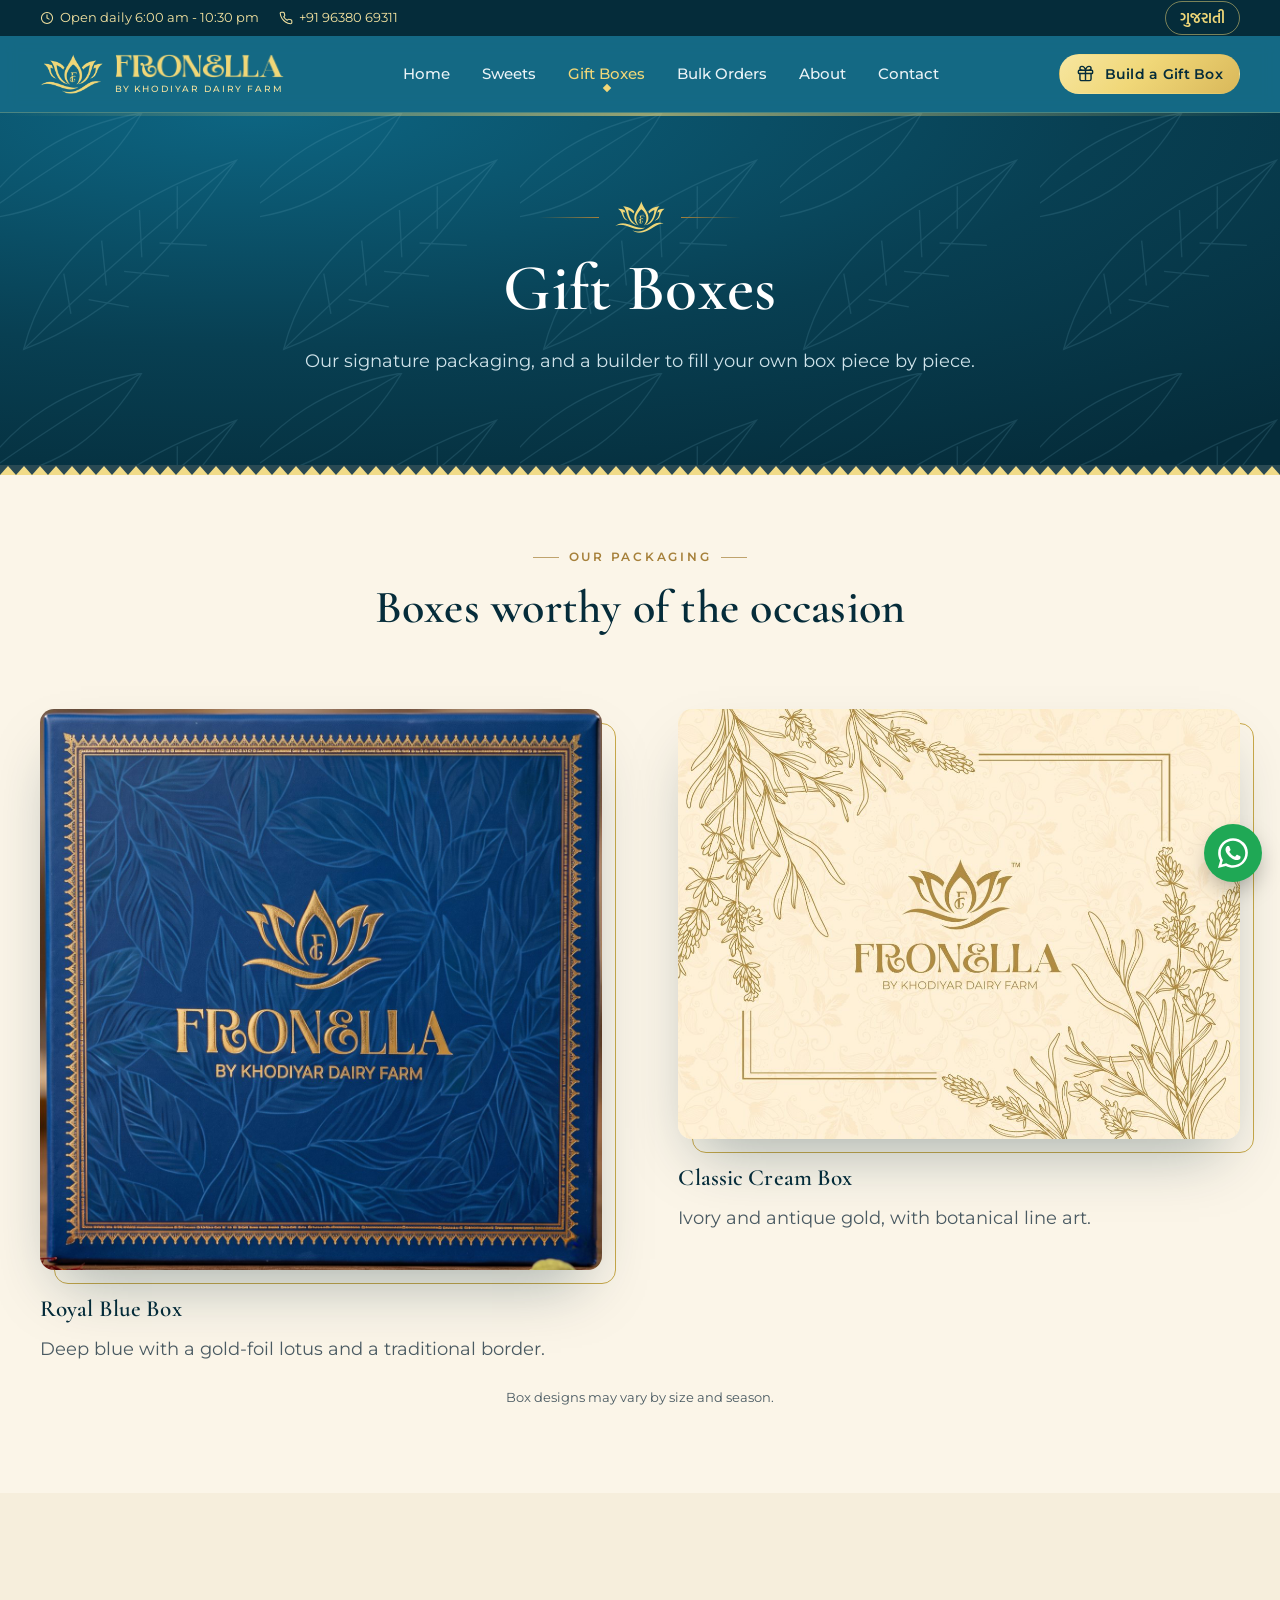
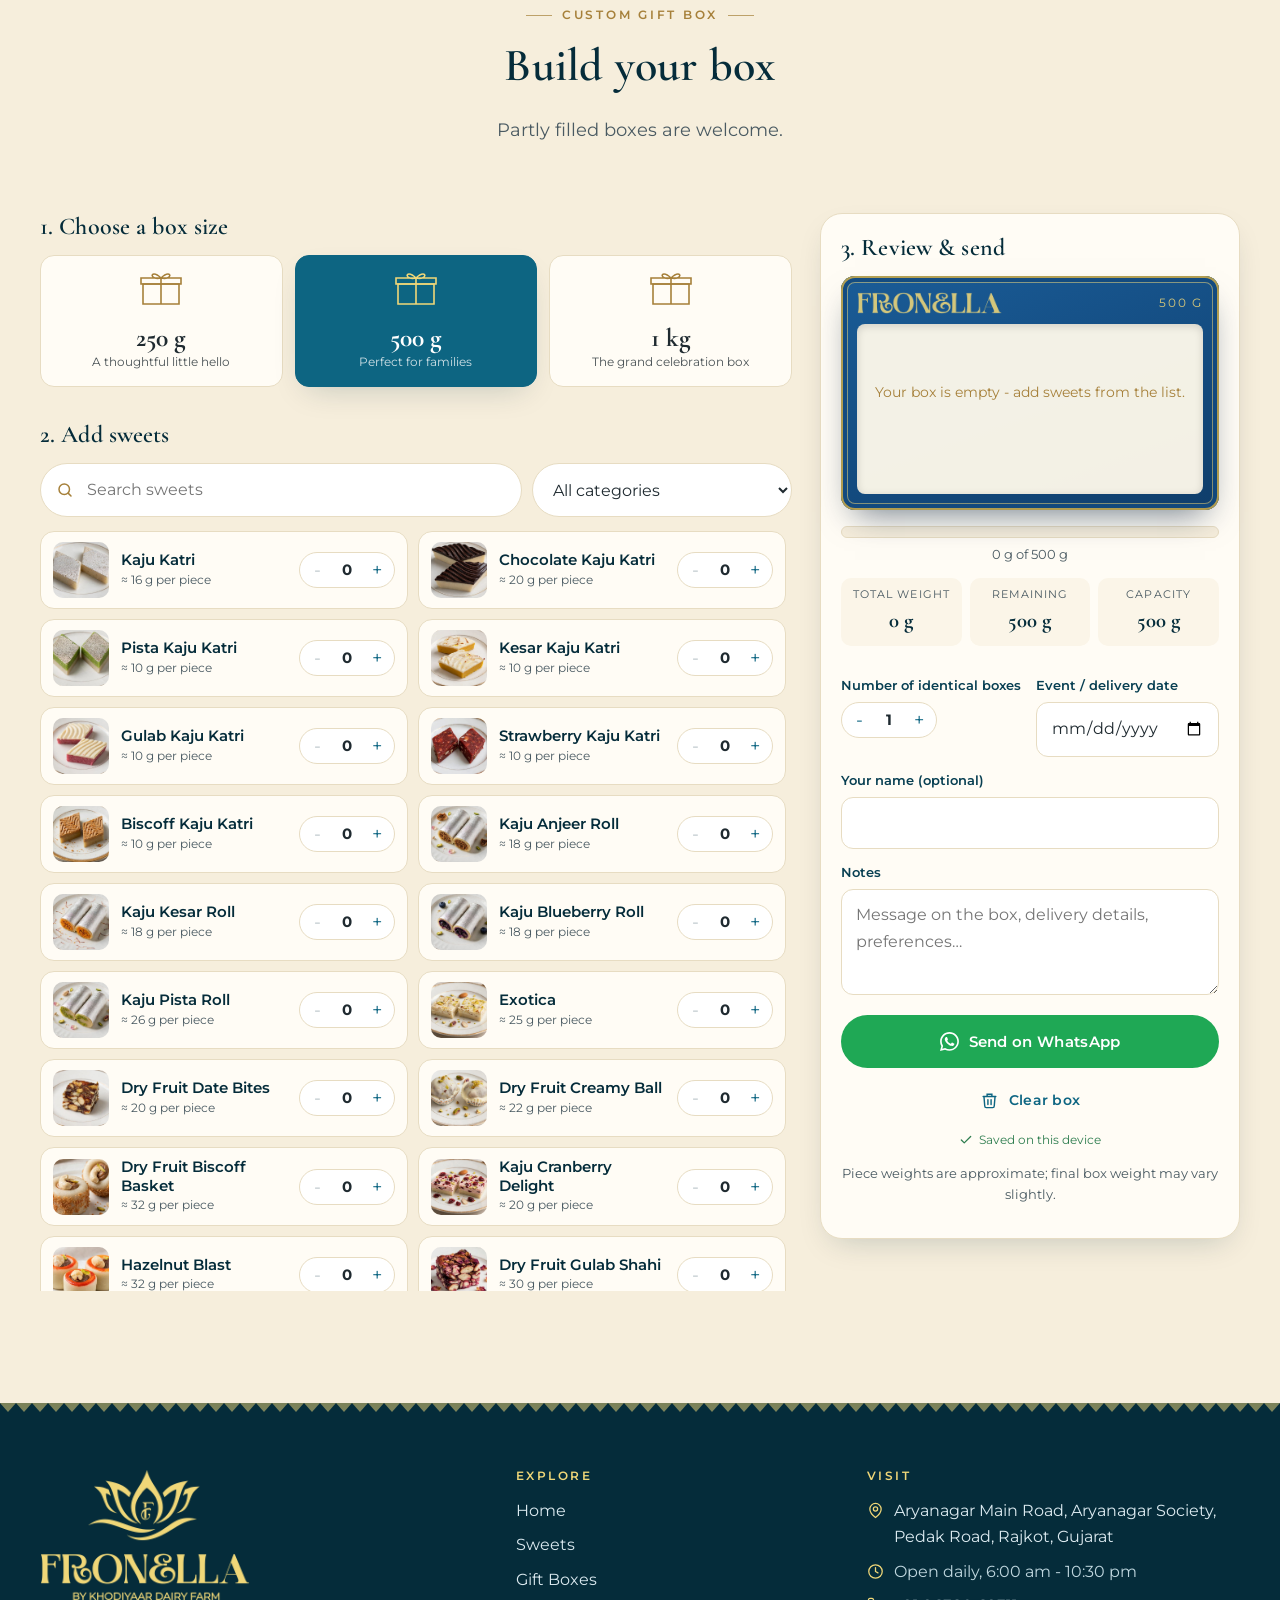
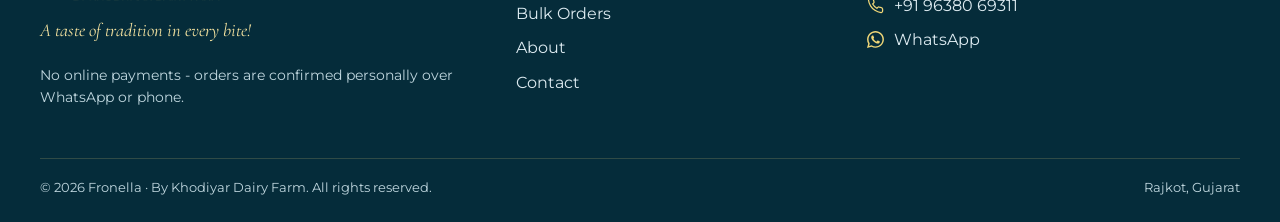
<file: gift-boxes.html>
<!doctype html>
<html lang="en">
<head>
<meta charset="utf-8">
<meta name="viewport" content="width=device-width, initial-scale=1">
<title>Custom Gift Boxes - Fronella, Rajkot</title>
<meta name="description" content="Build your own Fronella sweet gift box in 250 g, 500 g or 1 kg and send your selection on WhatsApp.">
<meta name="theme-color" content="#0D6582">
<meta property="og:title" content="Custom Gift Boxes - Fronella, Rajkot">
<meta property="og:description" content="Build your own Fronella sweet gift box in 250 g, 500 g or 1 kg and send your selection on WhatsApp.">
<meta property="og:image" content="assets/img/og-image.jpg">
<meta property="og:type" content="website">
<link rel="icon" type="image/png" href="assets/img/favicon.png">
<link rel="apple-touch-icon" href="assets/img/apple-touch-icon.png">
<link rel="preconnect" href="https://fonts.googleapis.com">
<link rel="preconnect" href="https://fonts.gstatic.com" crossorigin>
<link rel="stylesheet" href="https://fonts.googleapis.com/css2?family=Cormorant+Garamond:ital,wght@0,500;0,600;0,700;1,500&family=Hind+Vadodara:wght@400;500;600&family=Montserrat:wght@400;500;600;700&family=Noto+Serif+Gujarati:wght@500;600&display=swap">
<link rel="stylesheet" href="assets/css/style.css">
</head>
<body data-page="gift">
<a class="sr-only" href="#main" data-i18n="skip">Skip to content</a>
<div class="topbar">
  <div class="container">
    <div class="tb-left">
      <span class="tb-hours"><svg viewBox="0 0 24 24" fill="none" stroke="currentColor" stroke-width="1.8" stroke-linecap="round" aria-hidden="true"><circle cx="12" cy="12" r="9.5"/><path d="M12 6.5V12l3.5 2"/></svg><span data-i18n="top.hours">Open daily 6:00 am - 10:30 pm</span></span>
      <a data-href="tel" href="tel:+919638069311"><svg viewBox="0 0 24 24" fill="none" stroke="currentColor" stroke-width="1.8" stroke-linecap="round" stroke-linejoin="round" aria-hidden="true"><path d="M22 16.9v3a2 2 0 0 1-2.2 2 19.8 19.8 0 0 1-8.6-3.1 19.5 19.5 0 0 1-6-6A19.8 19.8 0 0 1 2.1 4.2 2 2 0 0 1 4.1 2h3a2 2 0 0 1 2 1.7c.1 1 .4 1.9.7 2.8a2 2 0 0 1-.5 2.1L8 9.9a16 16 0 0 0 6 6l1.3-1.3a2 2 0 0 1 2.1-.4c.9.3 1.8.6 2.8.7a2 2 0 0 1 1.7 2z"/></svg><span class="tb-num" data-site="phone">+91 96380 69311</span></a>
    </div>
    <button class="lang-toggle" type="button" data-i18n-aria="lang.label" aria-label="Switch language"><span class="gu-font" data-i18n="lang.switch">ગુજરાતી</span></button>
  </div>
</div>
<header class="site-header">
  <div class="container nav">
    <a class="brand" href="index.html" aria-label="Fronella - home">
      <img class="lotus" src="assets/img/lotus-gold.png" alt="" width="63" height="40">
      <span class="brand-text"><img class="wordmark" src="assets/img/wordmark-gold.png" alt="Fronella" width="158" height="24"><small data-site="byline">By Khodiyar Dairy Farm</small></span>
    </a>
    <nav aria-label="Main">
      <ul class="nav-links" id="nav-links">
        <li><a href="index.html" data-nav="home" data-i18n="nav.home">Home</a></li>
        <li><a href="sweets.html" data-nav="sweets" data-i18n="nav.sweets">Sweets</a></li>
        <li><a href="gift-boxes.html" data-nav="gift" data-i18n="nav.gift">Gift Boxes</a></li>
        <li><a href="bulk-orders.html" data-nav="bulk" data-i18n="nav.bulk">Bulk Orders</a></li>
        <li><a href="about.html" data-nav="about" data-i18n="nav.about">About</a></li>
        <li><a href="contact.html" data-nav="contact" data-i18n="nav.contact">Contact</a></li>
      </ul>
    </nav>
    <div class="nav-cta">
      <a class="btn btn-gold btn-sm" href="gift-boxes.html#builder"><svg viewBox="0 0 24 24" fill="none" stroke="currentColor" stroke-width="1.8" stroke-linecap="round" stroke-linejoin="round" aria-hidden="true"><rect x="3" y="8" width="18" height="4" rx="1"/><path d="M12 8v13M19 12v7a2 2 0 0 1-2 2H7a2 2 0 0 1-2-2v-7M7.5 8a2.5 2.5 0 0 1 0-5C11 3 12 8 12 8s1-5 4.5-5a2.5 2.5 0 0 1 0 5"/></svg><span data-i18n="cta.build">Build a Gift Box</span></a>
      <button class="menu-btn" type="button" aria-controls="nav-links" aria-expanded="false" data-i18n-aria="nav.menu" aria-label="Menu"><svg viewBox="0 0 24 24" fill="none" stroke="currentColor" stroke-width="1.8" stroke-linecap="round" aria-hidden="true"><path d="M4 7h16M4 12h16M4 17h10"/></svg></button>
    </div>
  </div>
</header>
<main id="main">
<section class="page-hero bg-deep leaf-bg">
    <div class="container">
      <div class="divider-lotus"><img src="assets/img/lotus-gold.png" alt="" width="50" height="32"></div>
      <h1 data-i18n="gift.title">Gift Boxes</h1>
      <p class="lead" data-i18n="gift.lead">Our signature packaging, and a builder to fill your own box piece by piece.</p>
    </div>
  </section>
  <div class="gold-border" style="background-color:var(--teal-900)"></div>
  <section class="section-tight">
    <div class="container">
      <div class="section-head center">
        <span class="eyebrow" data-i18n="gift.pack.eyebrow">Our Packaging</span>
        <h2 data-i18n="gift.pack.title">Boxes worthy of the occasion</h2>
      </div>
      <div class="split" style="align-items:start">
        <figure class="reveal" style="margin:0">
          <div class="frame-img"><img src="assets/img/box-royal-blue.jpg" alt="Fronella royal blue gift box with gold-foil lotus and traditional border" width="600" height="600" loading="lazy"></div>
          <figcaption style="margin-top:26px"><h3 data-i18n="gift.pack.royal">Royal Blue Box</h3><p class="lead" data-i18n="gift.pack.royal.d">Deep blue with a gold-foil lotus and a traditional border.</p></figcaption>
        </figure>
        <figure class="reveal" style="margin:0">
          <div class="frame-img"><img src="assets/img/box-classic-cream.jpg" alt="Fronella classic cream gift box with antique-gold botanical line art" width="1100" height="843" loading="lazy"></div>
          <figcaption style="margin-top:26px"><h3 data-i18n="gift.pack.cream">Classic Cream Box</h3><p class="lead" data-i18n="gift.pack.cream.d">Ivory and antique gold, with botanical line art.</p></figcaption>
        </figure>
      </div>
      <p class="small-note center" data-i18n="gift.pack.note">Box designs may vary by size and season.</p>
    </div>
  </section>

  <section class="section bg-paper" id="builder-section">
    <div class="container">
      <div class="section-head center">
        <span class="eyebrow" data-i18n="b.eyebrow">Custom Gift Box</span>
        <h2 data-i18n="b.title">Build your box</h2>
        <p class="lead" data-i18n="b.partial">Partly filled boxes are welcome.</p>
      </div>
      <div class="builder" id="builder" style="scroll-margin-top:120px">
        <div class="b-left">
          <h3 class="b-step-title" data-i18n="b.step1">1. Choose a box size</h3>
          <div class="size-picker" id="size-picker" role="radiogroup" data-i18n-aria="b.step1" aria-label="Choose a box size"></div>
          <h3 class="b-step-title" data-i18n="b.step2">2. Add sweets</h3>
          <div class="b-filters">
            <div class="search"><svg viewBox="0 0 24 24" fill="none" stroke="currentColor" stroke-width="2" stroke-linecap="round" aria-hidden="true"><circle cx="11" cy="11" r="7"/><path d="M20 20l-3.5-3.5"/></svg><input id="b-q" type="search" autocomplete="off" data-i18n-ph="b.search" placeholder="Search sweets" aria-label="Search sweets"></div>
            <select id="b-cat" aria-label="Category"></select>
          </div>
          <div class="b-list" id="b-list"></div>
        </div>
        <aside class="b-panel" id="b-panel" style="scroll-margin-top:100px">
          <div class="b-summary">
            <h3 class="b-step-title" data-i18n="b.step3">3. Review &amp; send</h3>
            <div class="box-visual" aria-hidden="true">
              <div class="lid-label"><img src="assets/img/wordmark-gold.png" alt="" width="145" height="22"><span id="size-label"></span></div>
              <div class="tray" id="tray"></div>
              <div class="empty-msg" id="empty-msg"><span data-i18n="b.empty">Your box is empty - add sweets from the list.</span></div>
            </div>
            <div class="meter"><div class="meter-bar"><div class="meter-fill" id="meter-fill"></div></div></div>
            <p class="small-note center" id="meter-label" aria-live="polite"></p>
            <div class="meter-stats">
              <div><small data-i18n="b.total">Total weight</small><strong id="st-total">0 g</strong></div>
              <div><small data-i18n="b.remaining">Remaining</small><strong id="st-rem">0 g</strong></div>
              <div><small data-i18n="b.capacity">Capacity</small><strong id="st-cap">0 g</strong></div>
            </div>
            <ul class="sel-list" id="sel-list"></ul>
            <div class="b-form">
              <div class="row2">
                <div class="field"><label data-i18n="b.boxes">Number of identical boxes</label>
                  <div class="stepper"><button type="button" id="boxes-dec" aria-label="-">-</button><output id="boxes-out">1</output><button type="button" id="boxes-inc" aria-label="+">+</button></div></div>
                <div class="field"><label for="b-date" data-i18n="b.date">Event / delivery date</label><input type="date" id="b-date"></div>
              </div>
              <div class="field"><label for="b-name" data-i18n="b.name">Your name (optional)</label><input type="text" id="b-name" autocomplete="name"></div>
              <div class="field"><label for="b-notes" data-i18n="b.notes">Notes</label><textarea id="b-notes" rows="3" data-i18n-ph="b.notesPh"></textarea></div>
              <button class="btn btn-wa btn-block" type="button" id="b-send"><svg viewBox="0 0 24 24" fill="currentColor" aria-hidden="true"><path d="M17.5 14.4c-.3-.1-1.8-.9-2-1-.3-.1-.5-.1-.7.1-.2.3-.8 1-.9 1.2-.2.2-.3.2-.6.1-.3-.1-1.3-.5-2.4-1.5-.9-.8-1.5-1.8-1.7-2.1-.2-.3 0-.5.1-.6l.4-.5c.2-.2.2-.3.3-.5.1-.2 0-.4 0-.5l-.9-2.2c-.2-.6-.5-.5-.7-.5h-.6c-.2 0-.5.1-.8.4-.3.3-1 1-1 2.5s1.1 2.9 1.2 3.1c.1.2 2.1 3.2 5.1 4.5.7.3 1.3.5 1.7.6.7.2 1.4.2 1.9.1.6-.1 1.8-.7 2-1.4.2-.7.2-1.3.2-1.4-.1-.1-.3-.2-.6-.3zM12 21.8c-1.8 0-3.5-.5-5-1.4l-.4-.2-3.7 1 1-3.6-.2-.4C2.7 15.6 2.2 13.8 2.2 12 2.2 6.6 6.6 2.2 12 2.2c2.6 0 5.1 1 6.9 2.9 1.8 1.8 2.9 4.3 2.9 6.9 0 5.4-4.4 9.8-9.8 9.8zm8.4-18.2C18.1 1.3 15.2.1 12 .1 5.5.1.1 5.4.1 12c0 2.1.5 4.1 1.6 5.9L0 24l6.3-1.7c1.7.9 3.7 1.4 5.7 1.4 6.6 0 11.9-5.3 11.9-11.9 0-3.2-1.2-6.2-3.5-8.4z"/></svg><span data-i18n="b.send">Send on WhatsApp</span></button>
              <button class="btn btn-ghost btn-sm" type="button" id="b-clear"><svg viewBox="0 0 24 24" fill="none" stroke="currentColor" stroke-width="1.8" stroke-linecap="round" aria-hidden="true"><path d="M4 7h16M10 11v6M14 11v6M5 7l1 12a2 2 0 0 0 2 2h8a2 2 0 0 0 2-2l1-12M9 7V4h6v3"/></svg><span data-i18n="b.clear">Clear box</span></button>
            </div>
            <p class="saved-note" id="saved-note"><svg viewBox="0 0 24 24" fill="none" stroke="currentColor" stroke-width="2.2" stroke-linecap="round" stroke-linejoin="round" aria-hidden="true"><path d="M20 6L9 17l-5-5"/></svg><span data-i18n="b.saved">Saved on this device</span></p>
            <p class="small-note center" data-i18n="b.weightNote">Piece weights are approximate; final box weight may vary slightly.</p>
          </div>
        </aside>
      </div>
    </div>
  </section>
  <div class="b-mobilebar" id="b-mobilebar">
    <div class="mini-meter"><span class="mb-text"></span><div class="meter-bar"><div class="meter-fill"></div></div></div>
    <button class="btn btn-gold btn-sm" type="button" data-i18n="b.viewBox">View box</button>
  </div>

</main>
<footer class="site-footer">
  <div class="gold-border flip"></div>
  <div class="container">
    <div class="footer-grid">
      <div>
        <img class="footer-logo" src="assets/img/logo-gold.png" alt="Fronella - By Khodiyar Dairy Farm" width="210" height="132" loading="lazy">
        <p class="footer-tag" data-i18n="tagline">A taste of tradition in every bite!</p>
        <p style="font-size:.85rem" data-i18n="footer.note">No online payments - orders are confirmed personally over WhatsApp or phone.</p>
      </div>
      <div>
        <h4 data-i18n="footer.explore">Explore</h4>
        <ul>
          <li><a href="index.html" data-i18n="nav.home">Home</a></li>
          <li><a href="sweets.html" data-i18n="nav.sweets">Sweets</a></li>
          <li><a href="gift-boxes.html" data-i18n="nav.gift">Gift Boxes</a></li>
          <li><a href="bulk-orders.html" data-i18n="nav.bulk">Bulk Orders</a></li>
          <li><a href="about.html" data-i18n="nav.about">About</a></li>
          <li><a href="contact.html" data-i18n="nav.contact">Contact</a></li>
        </ul>
      </div>
      <div>
        <h4 data-i18n="footer.visit">Visit</h4>
        <ul class="footer-contact">
          <li><svg viewBox="0 0 24 24" fill="none" stroke="currentColor" stroke-width="1.8" stroke-linecap="round" stroke-linejoin="round" aria-hidden="true"><path d="M20 10c0 6-8 12-8 12s-8-6-8-12a8 8 0 0 1 16 0z"/><circle cx="12" cy="10" r="3"/></svg><a data-href="map" href="#" target="_blank" rel="noopener"><span data-site="address">Aryanagar Main Road, Aryanagar Society, Pedak Road, Rajkot, Gujarat</span></a></li>
          <li><svg viewBox="0 0 24 24" fill="none" stroke="currentColor" stroke-width="1.8" stroke-linecap="round" aria-hidden="true"><circle cx="12" cy="12" r="9.5"/><path d="M12 6.5V12l3.5 2"/></svg><span data-site="hours">Open daily, 6:00 am - 10:30 pm</span></li>
          <li><svg viewBox="0 0 24 24" fill="none" stroke="currentColor" stroke-width="1.8" stroke-linecap="round" stroke-linejoin="round" aria-hidden="true"><path d="M22 16.9v3a2 2 0 0 1-2.2 2 19.8 19.8 0 0 1-8.6-3.1 19.5 19.5 0 0 1-6-6A19.8 19.8 0 0 1 2.1 4.2 2 2 0 0 1 4.1 2h3a2 2 0 0 1 2 1.7c.1 1 .4 1.9.7 2.8a2 2 0 0 1-.5 2.1L8 9.9a16 16 0 0 0 6 6l1.3-1.3a2 2 0 0 1 2.1-.4c.9.3 1.8.6 2.8.7a2 2 0 0 1 1.7 2z"/></svg><a data-href="tel" href="tel:+919638069311"><span data-site="phone">+91 96380 69311</span></a></li>
          <li><svg viewBox="0 0 24 24" fill="currentColor" aria-hidden="true"><path d="M17.5 14.4c-.3-.1-1.8-.9-2-1-.3-.1-.5-.1-.7.1-.2.3-.8 1-.9 1.2-.2.2-.3.2-.6.1-.3-.1-1.3-.5-2.4-1.5-.9-.8-1.5-1.8-1.7-2.1-.2-.3 0-.5.1-.6l.4-.5c.2-.2.2-.3.3-.5.1-.2 0-.4 0-.5l-.9-2.2c-.2-.6-.5-.5-.7-.5h-.6c-.2 0-.5.1-.8.4-.3.3-1 1-1 2.5s1.1 2.9 1.2 3.1c.1.2 2.1 3.2 5.1 4.5.7.3 1.3.5 1.7.6.7.2 1.4.2 1.9.1.6-.1 1.8-.7 2-1.4.2-.7.2-1.3.2-1.4-.1-.1-.3-.2-.6-.3zM12 21.8c-1.8 0-3.5-.5-5-1.4l-.4-.2-3.7 1 1-3.6-.2-.4C2.7 15.6 2.2 13.8 2.2 12 2.2 6.6 6.6 2.2 12 2.2c2.6 0 5.1 1 6.9 2.9 1.8 1.8 2.9 4.3 2.9 6.9 0 5.4-4.4 9.8-9.8 9.8zm8.4-18.2C18.1 1.3 15.2.1 12 .1 5.5.1.1 5.4.1 12c0 2.1.5 4.1 1.6 5.9L0 24l6.3-1.7c1.7.9 3.7 1.4 5.7 1.4 6.6 0 11.9-5.3 11.9-11.9 0-3.2-1.2-6.2-3.5-8.4z"/></svg><a data-href="wa" href="https://wa.me/919638069311" target="_blank" rel="noopener">WhatsApp</a></li>
        </ul>
      </div>
    </div>
    <div class="footer-bottom">
      <span>© <span id="year">2026</span> Fronella · <span data-site="byline">By Khodiyar Dairy Farm</span>. <span data-i18n="footer.rights">All rights reserved.</span></span>
      <span>Rajkot, Gujarat</span>
    </div>
  </div>
</footer>
<a class="wa-float" data-href="wa" href="https://wa.me/919638069311" target="_blank" rel="noopener" aria-label="WhatsApp"><svg viewBox="0 0 24 24" fill="currentColor" aria-hidden="true"><path d="M17.5 14.4c-.3-.1-1.8-.9-2-1-.3-.1-.5-.1-.7.1-.2.3-.8 1-.9 1.2-.2.2-.3.2-.6.1-.3-.1-1.3-.5-2.4-1.5-.9-.8-1.5-1.8-1.7-2.1-.2-.3 0-.5.1-.6l.4-.5c.2-.2.2-.3.3-.5.1-.2 0-.4 0-.5l-.9-2.2c-.2-.6-.5-.5-.7-.5h-.6c-.2 0-.5.1-.8.4-.3.3-1 1-1 2.5s1.1 2.9 1.2 3.1c.1.2 2.1 3.2 5.1 4.5.7.3 1.3.5 1.7.6.7.2 1.4.2 1.9.1.6-.1 1.8-.7 2-1.4.2-.7.2-1.3.2-1.4-.1-.1-.3-.2-.6-.3zM12 21.8c-1.8 0-3.5-.5-5-1.4l-.4-.2-3.7 1 1-3.6-.2-.4C2.7 15.6 2.2 13.8 2.2 12 2.2 6.6 6.6 2.2 12 2.2c2.6 0 5.1 1 6.9 2.9 1.8 1.8 2.9 4.3 2.9 6.9 0 5.4-4.4 9.8-9.8 9.8zm8.4-18.2C18.1 1.3 15.2.1 12 .1 5.5.1.1 5.4.1 12c0 2.1.5 4.1 1.6 5.9L0 24l6.3-1.7c1.7.9 3.7 1.4 5.7 1.4 6.6 0 11.9-5.3 11.9-11.9 0-3.2-1.2-6.2-3.5-8.4z"/></svg></a>
<script src="assets/js/data.js"></script>
<script src="assets/js/products.js"></script>
<script src="assets/js/i18n.js"></script>
<script src="assets/js/art.js"></script>
<script src="assets/js/main.js"></script>
<script src="assets/js/giftbox.js"></script>
</body>
</html>
</file>
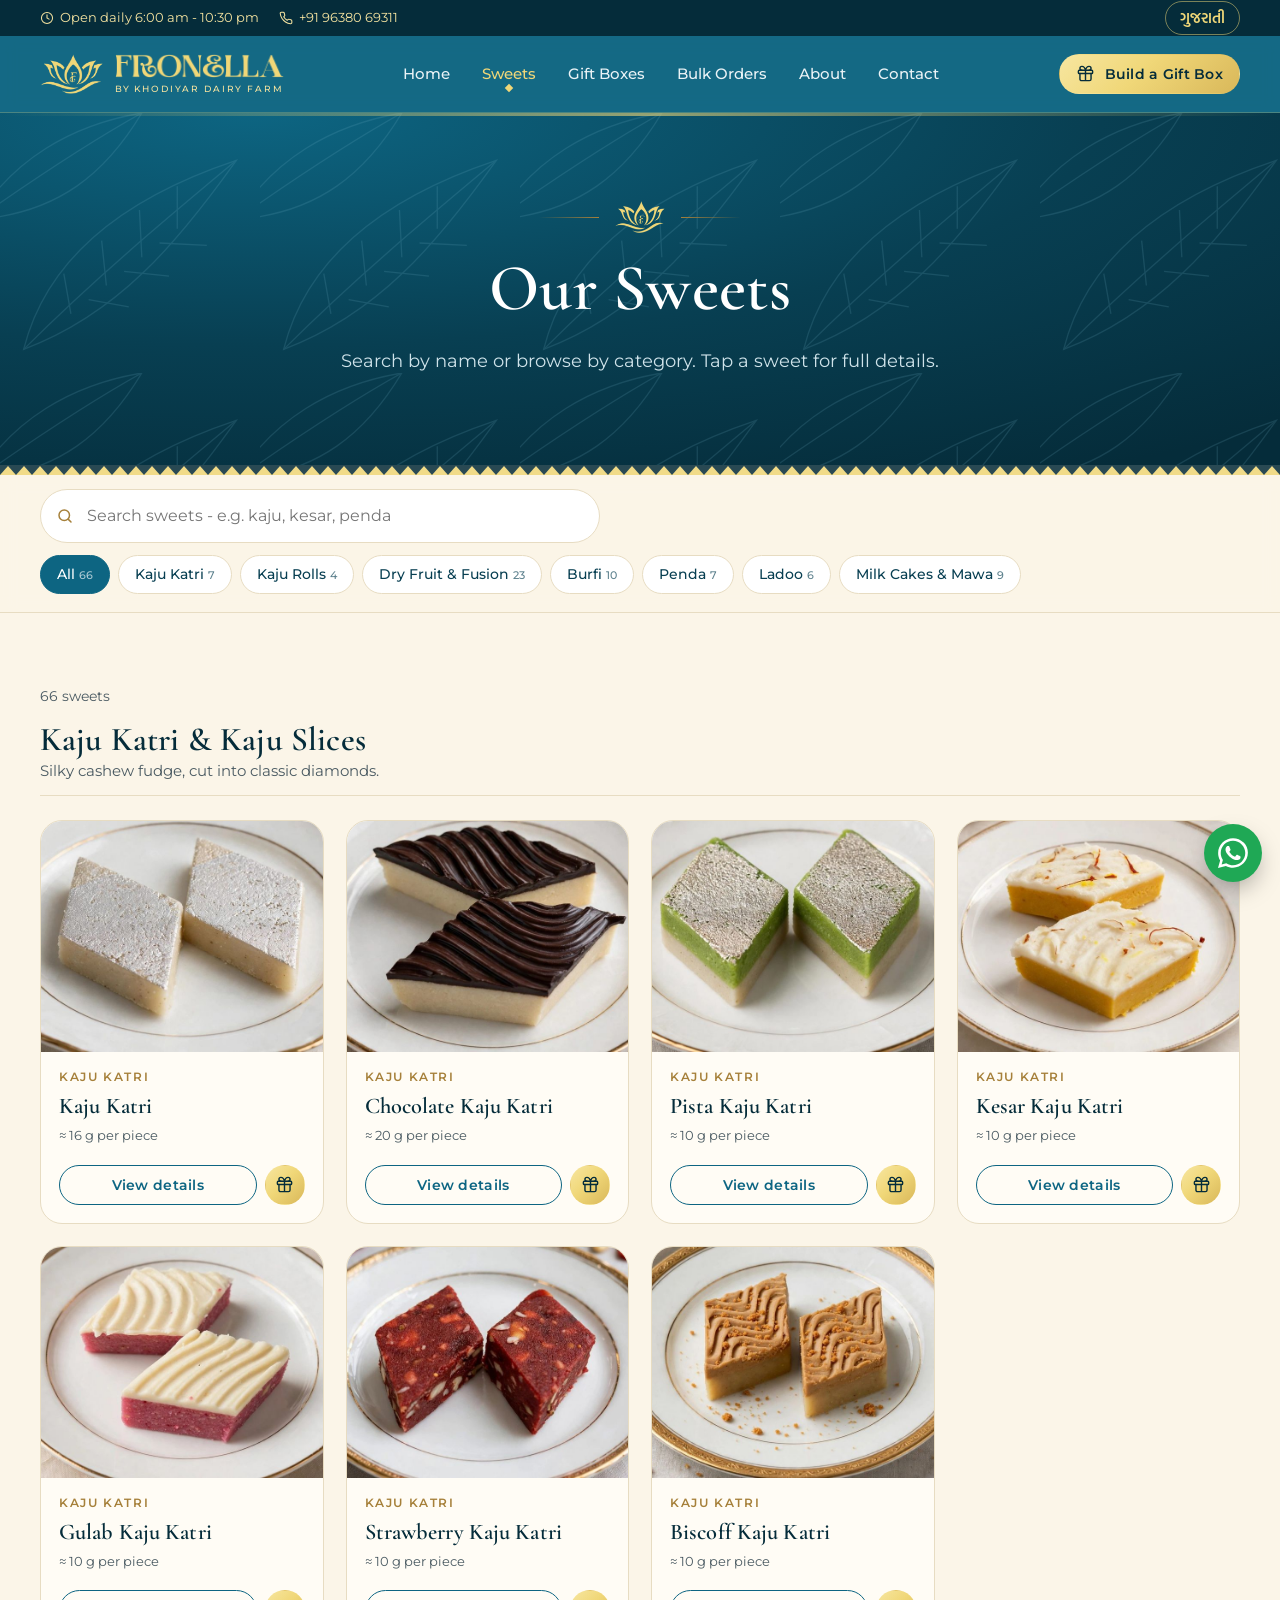
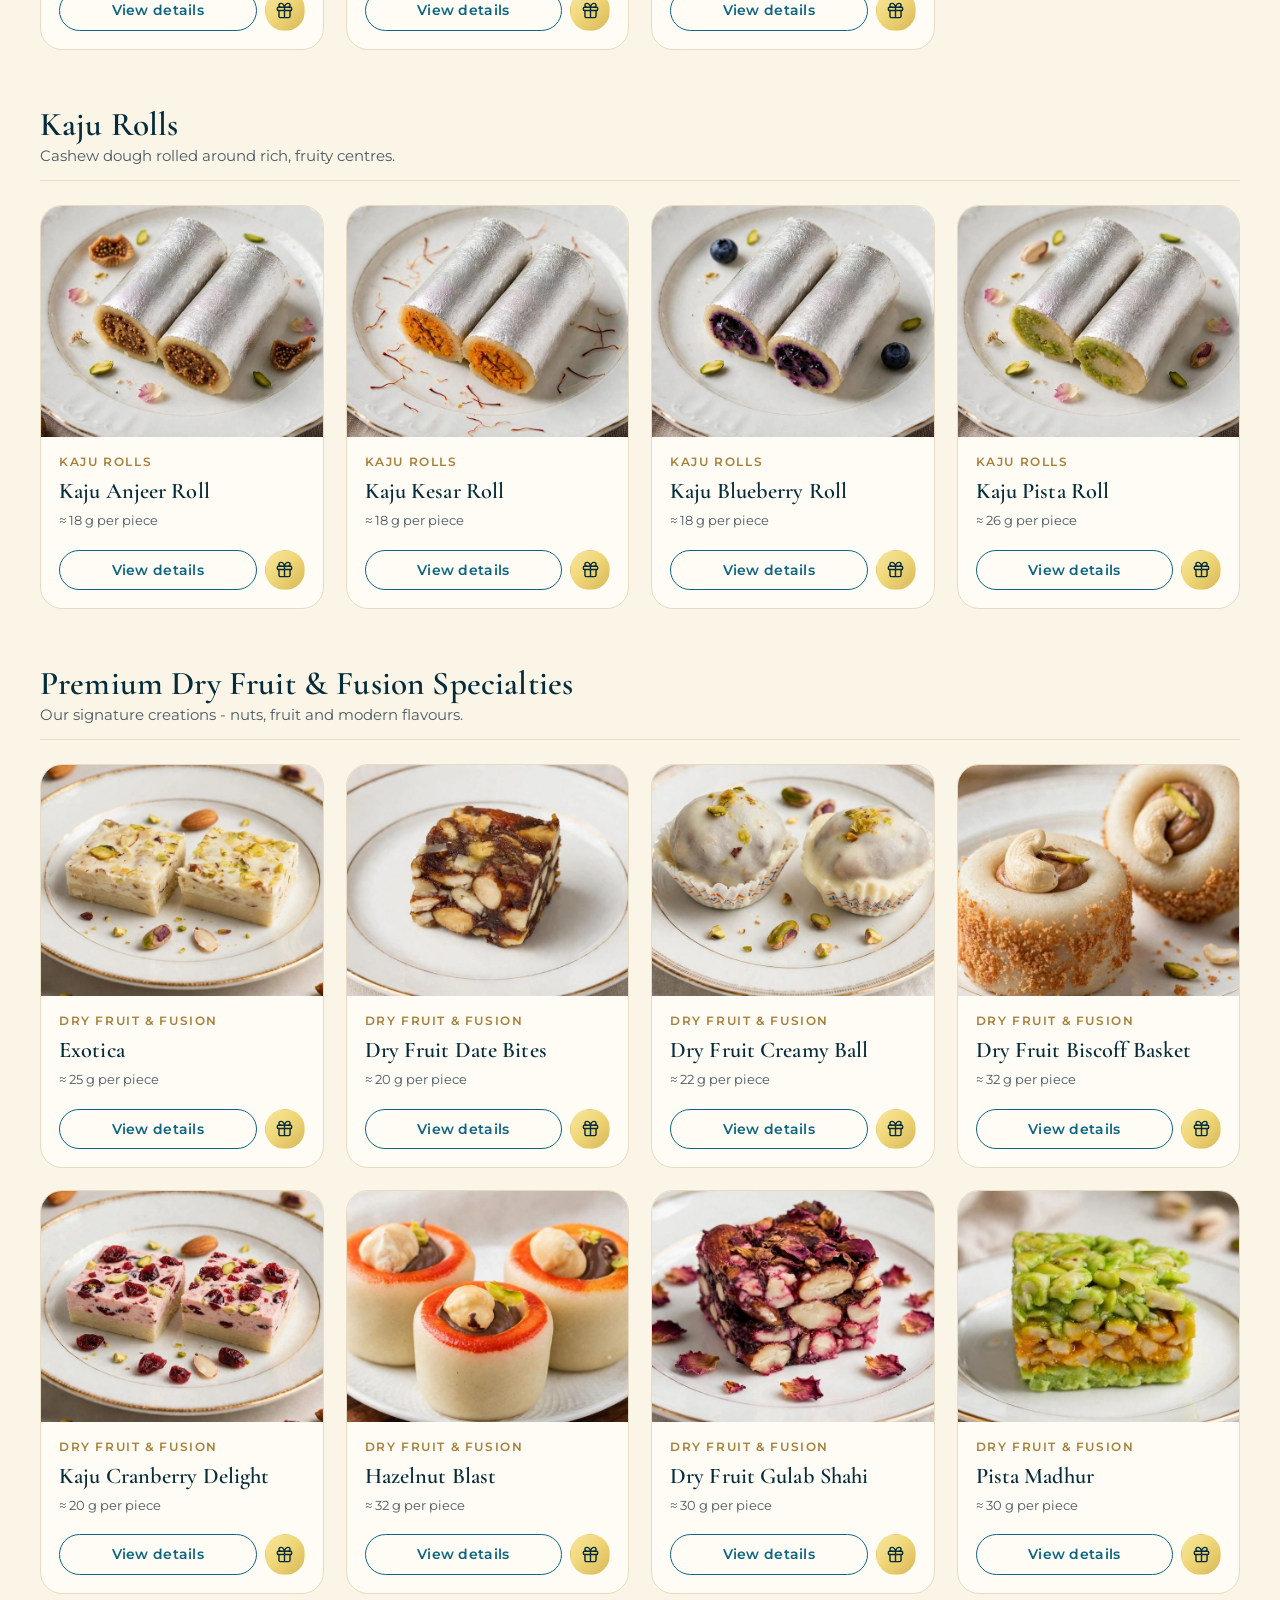
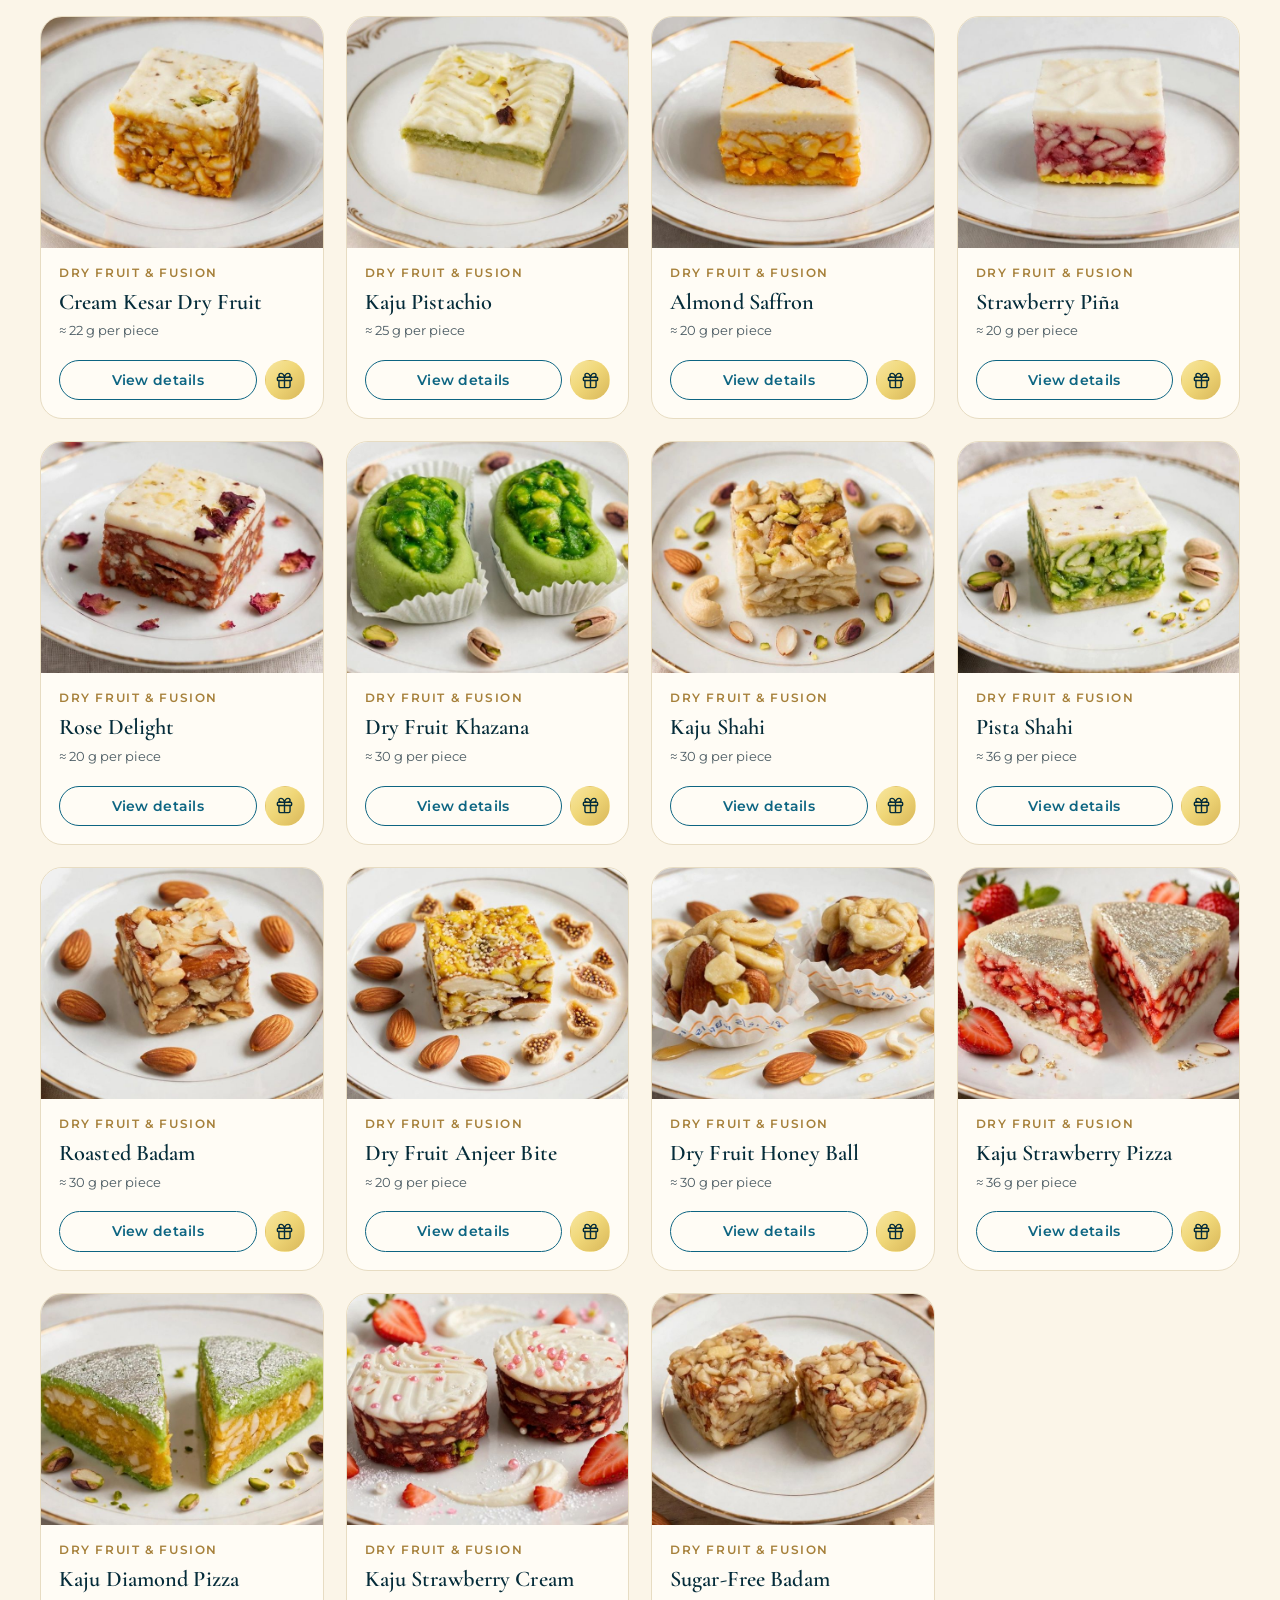
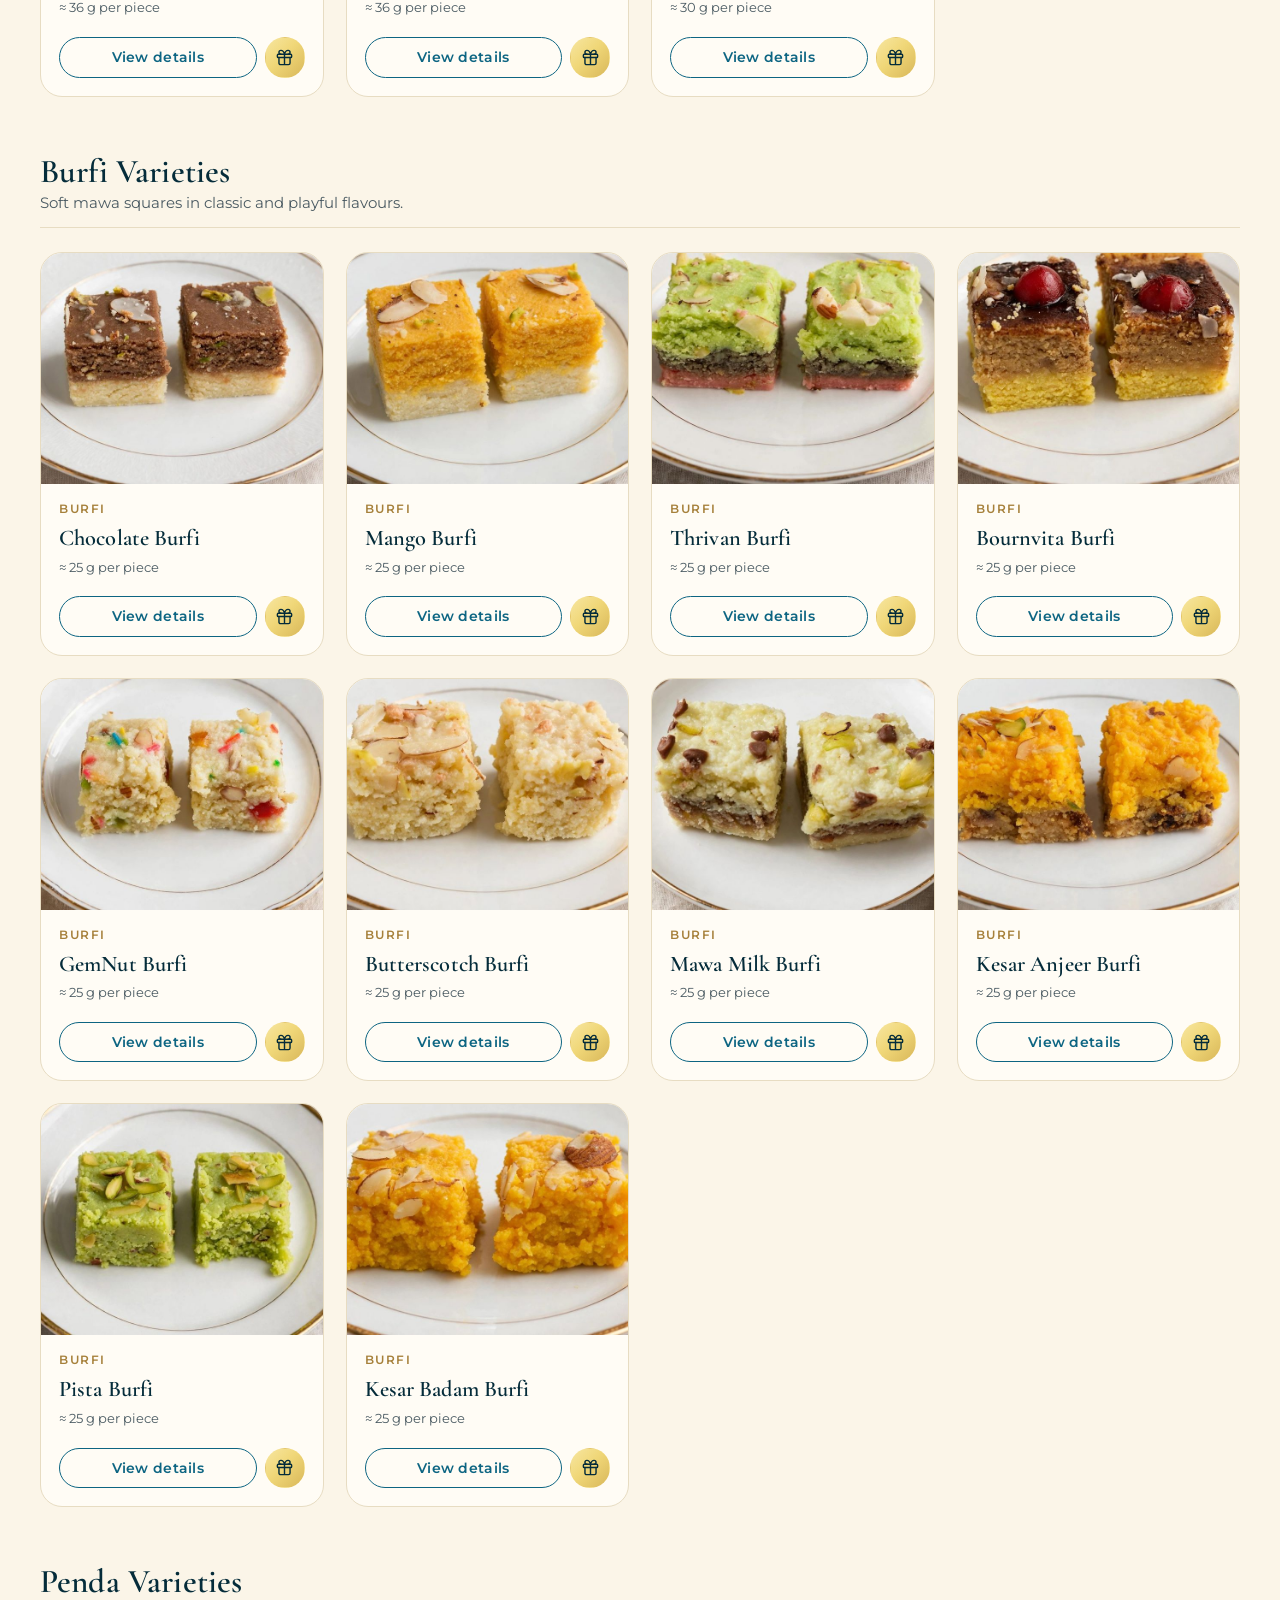
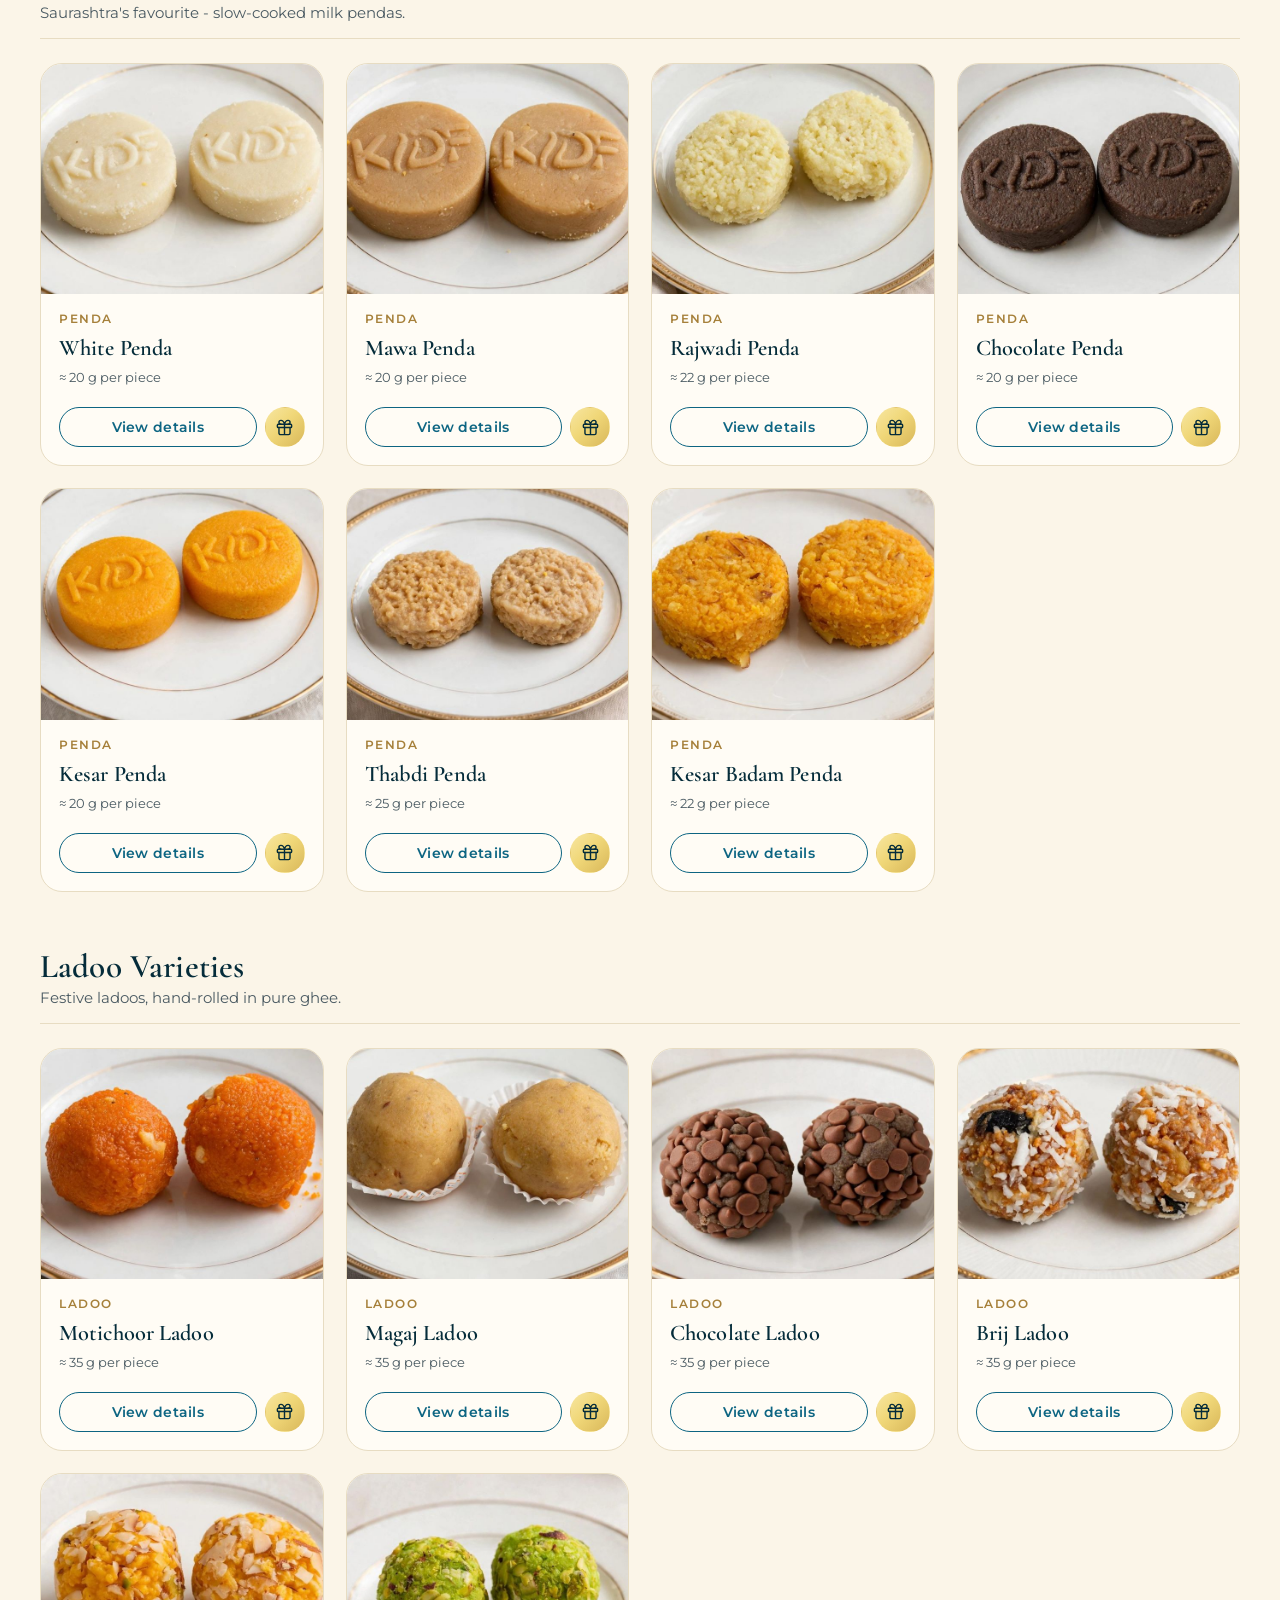
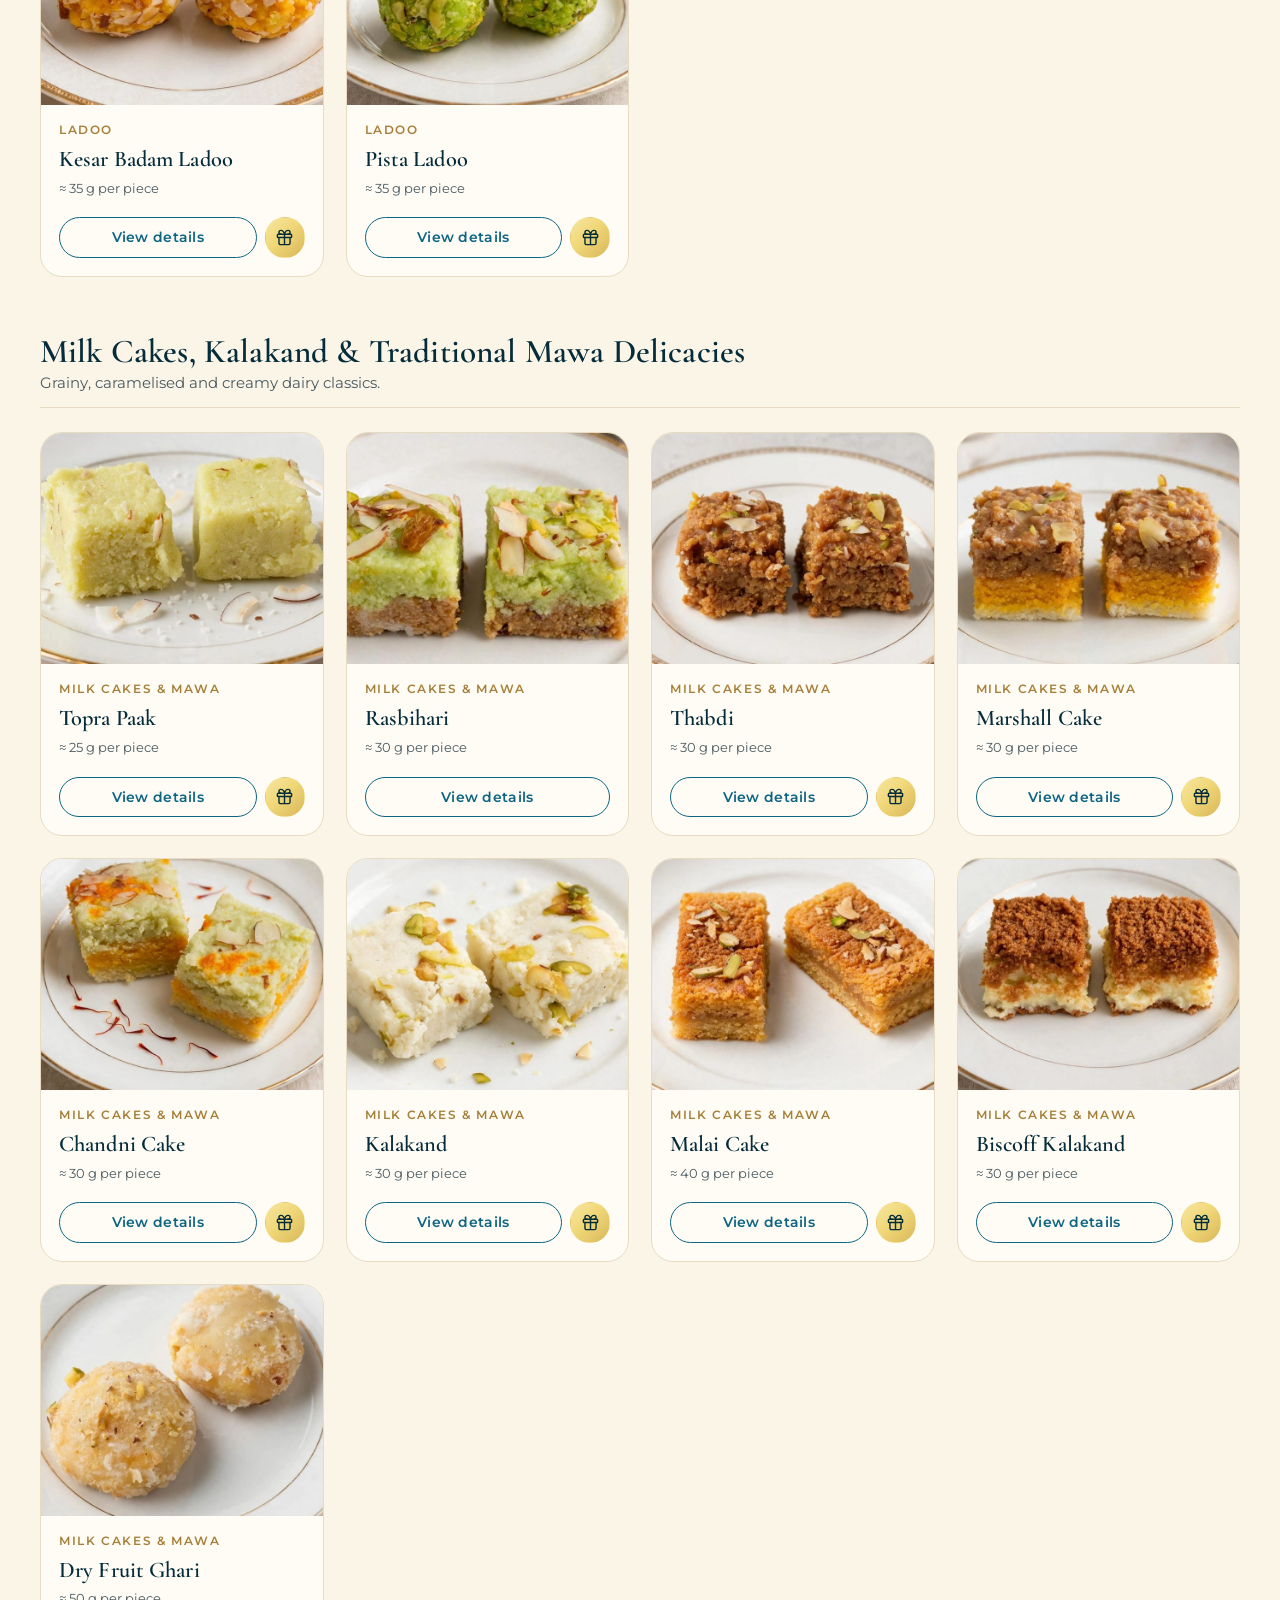
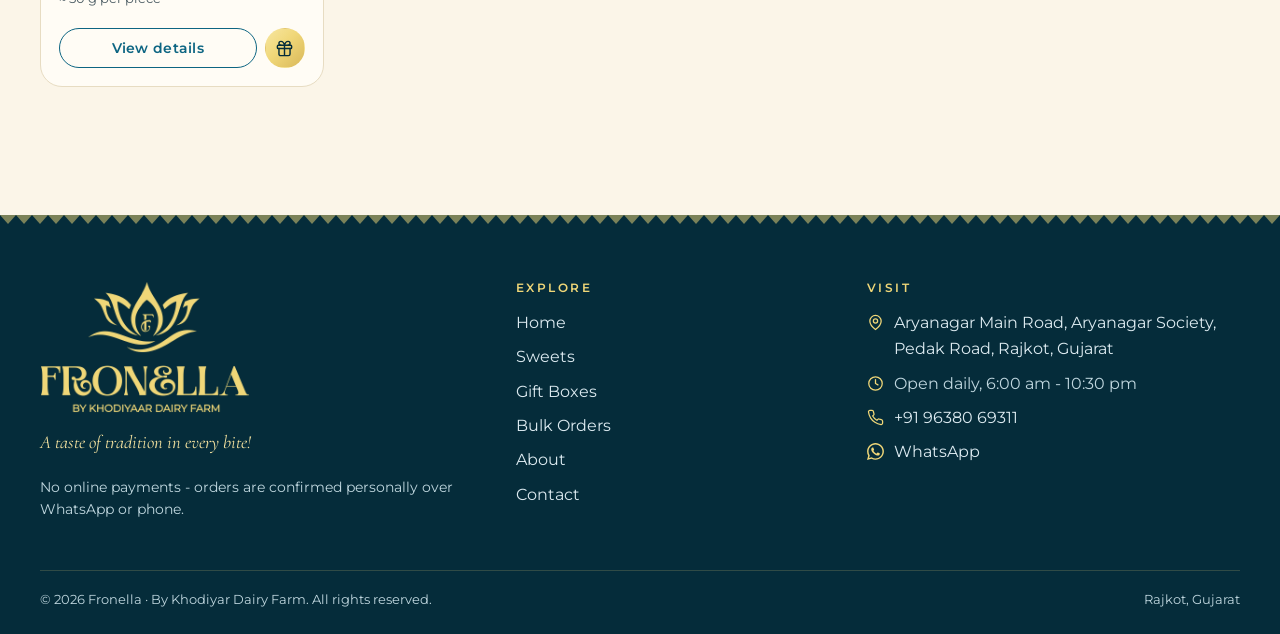
<file: sweets.html>
<!doctype html>
<html lang="en">
<head>
<meta charset="utf-8">
<meta name="viewport" content="width=device-width, initial-scale=1">
<title>Our Sweets - Fronella, Rajkot</title>
<meta name="description" content="Browse 65 handcrafted sweets from Fronella, Rajkot: kaju katri, kaju rolls, dry-fruit specialties, burfi, penda, ladoo, milk cakes and kalakand.">
<meta name="theme-color" content="#0D6582">
<meta property="og:title" content="Our Sweets - Fronella, Rajkot">
<meta property="og:description" content="Browse 65 handcrafted sweets from Fronella, Rajkot: kaju katri, kaju rolls, dry-fruit specialties, burfi, penda, ladoo, milk cakes and kalakand.">
<meta property="og:image" content="assets/img/og-image.jpg">
<meta property="og:type" content="website">
<link rel="icon" type="image/png" href="assets/img/favicon.png">
<link rel="apple-touch-icon" href="assets/img/apple-touch-icon.png">
<link rel="preconnect" href="https://fonts.googleapis.com">
<link rel="preconnect" href="https://fonts.gstatic.com" crossorigin>
<link rel="stylesheet" href="https://fonts.googleapis.com/css2?family=Cormorant+Garamond:ital,wght@0,500;0,600;0,700;1,500&family=Hind+Vadodara:wght@400;500;600&family=Montserrat:wght@400;500;600;700&family=Noto+Serif+Gujarati:wght@500;600&display=swap">
<link rel="stylesheet" href="assets/css/style.css">
</head>
<body data-page="sweets">
<a class="sr-only" href="#main" data-i18n="skip">Skip to content</a>
<div class="topbar">
  <div class="container">
    <div class="tb-left">
      <span class="tb-hours"><svg viewBox="0 0 24 24" fill="none" stroke="currentColor" stroke-width="1.8" stroke-linecap="round" aria-hidden="true"><circle cx="12" cy="12" r="9.5"/><path d="M12 6.5V12l3.5 2"/></svg><span data-i18n="top.hours">Open daily 6:00 am - 10:30 pm</span></span>
      <a data-href="tel" href="tel:+919638069311"><svg viewBox="0 0 24 24" fill="none" stroke="currentColor" stroke-width="1.8" stroke-linecap="round" stroke-linejoin="round" aria-hidden="true"><path d="M22 16.9v3a2 2 0 0 1-2.2 2 19.8 19.8 0 0 1-8.6-3.1 19.5 19.5 0 0 1-6-6A19.8 19.8 0 0 1 2.1 4.2 2 2 0 0 1 4.1 2h3a2 2 0 0 1 2 1.7c.1 1 .4 1.9.7 2.8a2 2 0 0 1-.5 2.1L8 9.9a16 16 0 0 0 6 6l1.3-1.3a2 2 0 0 1 2.1-.4c.9.3 1.8.6 2.8.7a2 2 0 0 1 1.7 2z"/></svg><span class="tb-num" data-site="phone">+91 96380 69311</span></a>
    </div>
    <button class="lang-toggle" type="button" data-i18n-aria="lang.label" aria-label="Switch language"><span class="gu-font" data-i18n="lang.switch">ગુજરાતી</span></button>
  </div>
</div>
<header class="site-header">
  <div class="container nav">
    <a class="brand" href="index.html" aria-label="Fronella - home">
      <img class="lotus" src="assets/img/lotus-gold.png" alt="" width="63" height="40">
      <span class="brand-text"><img class="wordmark" src="assets/img/wordmark-gold.png" alt="Fronella" width="158" height="24"><small data-site="byline">By Khodiyar Dairy Farm</small></span>
    </a>
    <nav aria-label="Main">
      <ul class="nav-links" id="nav-links">
        <li><a href="index.html" data-nav="home" data-i18n="nav.home">Home</a></li>
        <li><a href="sweets.html" data-nav="sweets" data-i18n="nav.sweets">Sweets</a></li>
        <li><a href="gift-boxes.html" data-nav="gift" data-i18n="nav.gift">Gift Boxes</a></li>
        <li><a href="bulk-orders.html" data-nav="bulk" data-i18n="nav.bulk">Bulk Orders</a></li>
        <li><a href="about.html" data-nav="about" data-i18n="nav.about">About</a></li>
        <li><a href="contact.html" data-nav="contact" data-i18n="nav.contact">Contact</a></li>
      </ul>
    </nav>
    <div class="nav-cta">
      <a class="btn btn-gold btn-sm" href="gift-boxes.html#builder"><svg viewBox="0 0 24 24" fill="none" stroke="currentColor" stroke-width="1.8" stroke-linecap="round" stroke-linejoin="round" aria-hidden="true"><rect x="3" y="8" width="18" height="4" rx="1"/><path d="M12 8v13M19 12v7a2 2 0 0 1-2 2H7a2 2 0 0 1-2-2v-7M7.5 8a2.5 2.5 0 0 1 0-5C11 3 12 8 12 8s1-5 4.5-5a2.5 2.5 0 0 1 0 5"/></svg><span data-i18n="cta.build">Build a Gift Box</span></a>
      <button class="menu-btn" type="button" aria-controls="nav-links" aria-expanded="false" data-i18n-aria="nav.menu" aria-label="Menu"><svg viewBox="0 0 24 24" fill="none" stroke="currentColor" stroke-width="1.8" stroke-linecap="round" aria-hidden="true"><path d="M4 7h16M4 12h16M4 17h10"/></svg></button>
    </div>
  </div>
</header>
<main id="main">
<section class="page-hero bg-deep leaf-bg">
    <div class="container">
      <div class="divider-lotus"><img src="assets/img/lotus-gold.png" alt="" width="50" height="32"></div>
      <h1 data-i18n="sweets.title">Our Sweets</h1>
      <p class="lead" data-i18n="sweets.lead">Search by name or browse by category. Tap a sweet for full details.</p>
    </div>
  </section>
  <div class="gold-border" style="background-color:var(--teal-900)"></div>
  <div class="toolbar">
    <div class="container">
      <div class="search"><svg viewBox="0 0 24 24" fill="none" stroke="currentColor" stroke-width="2" stroke-linecap="round" aria-hidden="true"><circle cx="11" cy="11" r="7"/><path d="M20 20l-3.5-3.5"/></svg><input id="q" type="search" autocomplete="off" data-i18n-ph="sweets.search" placeholder="Search sweets - e.g. kaju, kesar, penda" aria-label="Search sweets"><button class="clear" type="button" aria-label="Clear"><svg viewBox="0 0 24 24" width="16" height="16" fill="none" stroke="currentColor" stroke-width="2" stroke-linecap="round" aria-hidden="true"><path d="M6 6l12 12M18 6L6 18"/></svg></button></div>
      <div class="chips" id="cat-chips" role="toolbar" aria-label="Categories"></div>
    </div>
  </div>
  <section class="section-tight">
    <div class="container">
      <p class="result-meta" id="result-meta" aria-live="polite"></p>
      <div id="catalog"></div>
    </div>
  </section>

</main>
<footer class="site-footer">
  <div class="gold-border flip"></div>
  <div class="container">
    <div class="footer-grid">
      <div>
        <img class="footer-logo" src="assets/img/logo-gold.png" alt="Fronella - By Khodiyar Dairy Farm" width="210" height="132" loading="lazy">
        <p class="footer-tag" data-i18n="tagline">A taste of tradition in every bite!</p>
        <p style="font-size:.85rem" data-i18n="footer.note">No online payments - orders are confirmed personally over WhatsApp or phone.</p>
      </div>
      <div>
        <h4 data-i18n="footer.explore">Explore</h4>
        <ul>
          <li><a href="index.html" data-i18n="nav.home">Home</a></li>
          <li><a href="sweets.html" data-i18n="nav.sweets">Sweets</a></li>
          <li><a href="gift-boxes.html" data-i18n="nav.gift">Gift Boxes</a></li>
          <li><a href="bulk-orders.html" data-i18n="nav.bulk">Bulk Orders</a></li>
          <li><a href="about.html" data-i18n="nav.about">About</a></li>
          <li><a href="contact.html" data-i18n="nav.contact">Contact</a></li>
        </ul>
      </div>
      <div>
        <h4 data-i18n="footer.visit">Visit</h4>
        <ul class="footer-contact">
          <li><svg viewBox="0 0 24 24" fill="none" stroke="currentColor" stroke-width="1.8" stroke-linecap="round" stroke-linejoin="round" aria-hidden="true"><path d="M20 10c0 6-8 12-8 12s-8-6-8-12a8 8 0 0 1 16 0z"/><circle cx="12" cy="10" r="3"/></svg><a data-href="map" href="#" target="_blank" rel="noopener"><span data-site="address">Aryanagar Main Road, Aryanagar Society, Pedak Road, Rajkot, Gujarat</span></a></li>
          <li><svg viewBox="0 0 24 24" fill="none" stroke="currentColor" stroke-width="1.8" stroke-linecap="round" aria-hidden="true"><circle cx="12" cy="12" r="9.5"/><path d="M12 6.5V12l3.5 2"/></svg><span data-site="hours">Open daily, 6:00 am - 10:30 pm</span></li>
          <li><svg viewBox="0 0 24 24" fill="none" stroke="currentColor" stroke-width="1.8" stroke-linecap="round" stroke-linejoin="round" aria-hidden="true"><path d="M22 16.9v3a2 2 0 0 1-2.2 2 19.8 19.8 0 0 1-8.6-3.1 19.5 19.5 0 0 1-6-6A19.8 19.8 0 0 1 2.1 4.2 2 2 0 0 1 4.1 2h3a2 2 0 0 1 2 1.7c.1 1 .4 1.9.7 2.8a2 2 0 0 1-.5 2.1L8 9.9a16 16 0 0 0 6 6l1.3-1.3a2 2 0 0 1 2.1-.4c.9.3 1.8.6 2.8.7a2 2 0 0 1 1.7 2z"/></svg><a data-href="tel" href="tel:+919638069311"><span data-site="phone">+91 96380 69311</span></a></li>
          <li><svg viewBox="0 0 24 24" fill="currentColor" aria-hidden="true"><path d="M17.5 14.4c-.3-.1-1.8-.9-2-1-.3-.1-.5-.1-.7.1-.2.3-.8 1-.9 1.2-.2.2-.3.2-.6.1-.3-.1-1.3-.5-2.4-1.5-.9-.8-1.5-1.8-1.7-2.1-.2-.3 0-.5.1-.6l.4-.5c.2-.2.2-.3.3-.5.1-.2 0-.4 0-.5l-.9-2.2c-.2-.6-.5-.5-.7-.5h-.6c-.2 0-.5.1-.8.4-.3.3-1 1-1 2.5s1.1 2.9 1.2 3.1c.1.2 2.1 3.2 5.1 4.5.7.3 1.3.5 1.7.6.7.2 1.4.2 1.9.1.6-.1 1.8-.7 2-1.4.2-.7.2-1.3.2-1.4-.1-.1-.3-.2-.6-.3zM12 21.8c-1.8 0-3.5-.5-5-1.4l-.4-.2-3.7 1 1-3.6-.2-.4C2.7 15.6 2.2 13.8 2.2 12 2.2 6.6 6.6 2.2 12 2.2c2.6 0 5.1 1 6.9 2.9 1.8 1.8 2.9 4.3 2.9 6.9 0 5.4-4.4 9.8-9.8 9.8zm8.4-18.2C18.1 1.3 15.2.1 12 .1 5.5.1.1 5.4.1 12c0 2.1.5 4.1 1.6 5.9L0 24l6.3-1.7c1.7.9 3.7 1.4 5.7 1.4 6.6 0 11.9-5.3 11.9-11.9 0-3.2-1.2-6.2-3.5-8.4z"/></svg><a data-href="wa" href="https://wa.me/919638069311" target="_blank" rel="noopener">WhatsApp</a></li>
        </ul>
      </div>
    </div>
    <div class="footer-bottom">
      <span>© <span id="year">2026</span> Fronella · <span data-site="byline">By Khodiyar Dairy Farm</span>. <span data-i18n="footer.rights">All rights reserved.</span></span>
      <span>Rajkot, Gujarat</span>
    </div>
  </div>
</footer>
<a class="wa-float" data-href="wa" href="https://wa.me/919638069311" target="_blank" rel="noopener" aria-label="WhatsApp"><svg viewBox="0 0 24 24" fill="currentColor" aria-hidden="true"><path d="M17.5 14.4c-.3-.1-1.8-.9-2-1-.3-.1-.5-.1-.7.1-.2.3-.8 1-.9 1.2-.2.2-.3.2-.6.1-.3-.1-1.3-.5-2.4-1.5-.9-.8-1.5-1.8-1.7-2.1-.2-.3 0-.5.1-.6l.4-.5c.2-.2.2-.3.3-.5.1-.2 0-.4 0-.5l-.9-2.2c-.2-.6-.5-.5-.7-.5h-.6c-.2 0-.5.1-.8.4-.3.3-1 1-1 2.5s1.1 2.9 1.2 3.1c.1.2 2.1 3.2 5.1 4.5.7.3 1.3.5 1.7.6.7.2 1.4.2 1.9.1.6-.1 1.8-.7 2-1.4.2-.7.2-1.3.2-1.4-.1-.1-.3-.2-.6-.3zM12 21.8c-1.8 0-3.5-.5-5-1.4l-.4-.2-3.7 1 1-3.6-.2-.4C2.7 15.6 2.2 13.8 2.2 12 2.2 6.6 6.6 2.2 12 2.2c2.6 0 5.1 1 6.9 2.9 1.8 1.8 2.9 4.3 2.9 6.9 0 5.4-4.4 9.8-9.8 9.8zm8.4-18.2C18.1 1.3 15.2.1 12 .1 5.5.1.1 5.4.1 12c0 2.1.5 4.1 1.6 5.9L0 24l6.3-1.7c1.7.9 3.7 1.4 5.7 1.4 6.6 0 11.9-5.3 11.9-11.9 0-3.2-1.2-6.2-3.5-8.4z"/></svg></a>
<script src="assets/js/data.js"></script>
<script src="assets/js/products.js"></script>
<script src="assets/js/i18n.js"></script>
<script src="assets/js/art.js"></script>
<script src="assets/js/main.js"></script>
<script src="assets/js/catalog.js"></script>
</body>
</html>
</file>
<file: assets/css/style.css>
/* =====================================================================
   FRONELLA - Royal Modern stylesheet
   Primary #0D6582 · Secondary #F0D778
   ===================================================================== */
:root {
  --teal: #0D6582;
  --teal-700: #0A5068;
  --teal-800: #083F52;
  --teal-900: #052C3A;
  --teal-50: #E8F2F5;
  --gold: #F0D778;
  --gold-300: #F5E3A0;
  --gold-600: #C9A949;
  --antique: #A6803A;       /* gold that reads on cream */
  --antique-700: #86662B;
  --cream: #FBF5E8;
  --ivory: #FFFCF5;
  --paper: #F6EEDC;
  --ink: #1F2A30;
  --ink-soft: #4A5A62;
  --line: #E7DCC2;
  --danger: #B3261E;
  --ok: #2E7D4F;

  --font-display: "Cormorant Garamond", "Noto Serif Gujarati", Georgia, serif;
  --font-body: "Montserrat", "Hind Vadodara", system-ui, -apple-system, "Segoe UI", sans-serif;

  --radius: 14px;
  --radius-lg: 22px;
  --shadow-sm: 0 2px 8px rgba(5, 44, 58, .06);
  --shadow: 0 12px 32px -12px rgba(5, 44, 58, .22);
  --shadow-lg: 0 30px 60px -20px rgba(5, 44, 58, .35);
  --container: 1200px;
  --header-h: 76px;
}
html[lang="gu"] {
  --font-display: "Noto Serif Gujarati", "Cormorant Garamond", Georgia, serif;
  --font-body: "Hind Vadodara", "Montserrat", system-ui, sans-serif;
}

*, *::before, *::after { box-sizing: border-box; }
html { scroll-behavior: smooth; -webkit-text-size-adjust: 100%; }
body {
  margin: 0; font-family: var(--font-body); color: var(--ink); background: var(--cream);
  font-size: 16px; line-height: 1.65; -webkit-font-smoothing: antialiased; overflow-x: hidden;
}
html[lang="gu"] body { font-size: 17px; line-height: 1.75; }
img { max-width: 100%; height: auto; display: block; }
a { color: inherit; }
button, input, select, textarea { font: inherit; color: inherit; }
:focus-visible { outline: 3px solid var(--gold); outline-offset: 2px; border-radius: 6px; }
.sr-only { position: absolute; width: 1px; height: 1px; overflow: hidden; clip: rect(0 0 0 0); white-space: nowrap; }
.container { width: min(100% - 32px, var(--container)); margin-inline: auto; }

h1, h2, h3, h4 { font-family: var(--font-display); font-weight: 600; line-height: 1.15; margin: 0 0 .5em; color: var(--teal-900); letter-spacing: .005em; }
html[lang="gu"] h1, html[lang="gu"] h2, html[lang="gu"] h3 { line-height: 1.35; font-weight: 600; }
h1 { font-size: clamp(2.3rem, 5.2vw, 4.1rem); }
h2 { font-size: clamp(1.9rem, 3.6vw, 2.9rem); }
h3 { font-size: 1.45rem; }
html[lang="gu"] h1 { font-size: clamp(2rem, 4.4vw, 3.4rem); }
html[lang="gu"] h2 { font-size: clamp(1.6rem, 3vw, 2.4rem); }
p { margin: 0 0 1em; }
.lead { font-size: 1.1rem; color: var(--ink-soft); max-width: 62ch; }
.eyebrow {
  display: inline-flex; align-items: center; gap: 10px; font-family: var(--font-body);
  font-size: .78rem; font-weight: 600; letter-spacing: .22em; text-transform: uppercase; color: var(--antique); margin-bottom: 14px;
}
html[lang="gu"] .eyebrow { letter-spacing: .04em; font-size: .9rem; }
.eyebrow::before, .eyebrow::after { content: ""; width: 26px; height: 1px; background: currentColor; opacity: .7; }
.center { text-align: center; }
.center .lead { margin-inline: auto; }

/* ---------- Buttons ---------- */
.btn {
  --bg: var(--teal); --fg: #fff; --bd: transparent;
  display: inline-flex; align-items: center; justify-content: center; gap: 10px;
  padding: 13px 24px; min-height: 48px; border-radius: 999px; border: 1.5px solid var(--bd);
  background: var(--bg); color: var(--fg); font-weight: 600; font-size: .95rem; letter-spacing: .02em;
  text-decoration: none; cursor: pointer; transition: transform .2s, box-shadow .2s, background .2s, color .2s;
  white-space: nowrap;
}
.btn:hover { transform: translateY(-1px); box-shadow: var(--shadow); }
.btn:active { transform: translateY(0); }
.btn svg { width: 19px; height: 19px; flex: none; }
.btn-gold { --bg: linear-gradient(135deg, #F7E6A0, #F0D778 45%, #D9B85A); --fg: var(--teal-900); background: var(--bg); }
.btn-outline { --bg: transparent; --fg: var(--teal); --bd: var(--teal); }
.btn-outline-light { --bg: transparent; --fg: var(--gold); --bd: rgba(240,215,120,.6); }
.btn-wa { --bg: #1FA855; --fg: #fff; }
.btn-ghost { --bg: transparent; --fg: var(--teal); padding-inline: 12px; }
.btn-sm { padding: 8px 16px; min-height: 38px; font-size: .85rem; }
.btn-block { width: 100%; }
.btn[disabled] { opacity: .45; cursor: not-allowed; transform: none; box-shadow: none; }
.btn-row { display: flex; flex-wrap: wrap; gap: 12px; }

/* ---------- Header ---------- */
.topbar { background: var(--teal-900); color: var(--gold-300); font-size: .8rem; }
.topbar .container { display: flex; align-items: center; justify-content: space-between; gap: 16px; min-height: 36px; }
.topbar a { text-decoration: none; }
.topbar .tb-left { display: flex; gap: 20px; align-items: center; }
.topbar .tb-left span, .topbar .tb-left a { display: inline-flex; align-items: center; gap: 6px; }
.topbar svg { width: 14px; height: 14px; }
.lang-toggle {
  border: 1px solid rgba(240,215,120,.5); background: transparent; color: var(--gold); border-radius: 999px;
  padding: 3px 14px; cursor: pointer; font-size: .8rem; font-weight: 600; display: inline-flex; gap: 6px; align-items: center;
}
.lang-toggle:hover { background: rgba(240,215,120,.12); }
.lang-toggle .gu-font { font-family: "Hind Vadodara", sans-serif; font-size: .95rem; }

.site-header {
  position: sticky; top: 0; z-index: 50; background: rgba(13,101,130,.97);
  backdrop-filter: saturate(140%) blur(8px); border-bottom: 1px solid rgba(240,215,120,.25);
}
.site-header::after { /* gold pinstripe */
  content: ""; position: absolute; left: 0; right: 0; bottom: -4px; height: 3px;
  background: linear-gradient(90deg, transparent, rgba(240,215,120,.6), transparent);
}
.nav { display: flex; align-items: center; justify-content: space-between; height: var(--header-h); gap: 20px; }
.brand { display: inline-flex; align-items: center; gap: 12px; text-decoration: none; }
.brand img.lotus { height: 40px; width: auto; }
.brand .brand-text { display: flex; flex-direction: column; line-height: 1; }
.brand img.wordmark { height: 24px; width: auto; }
.brand small { color: var(--gold-300); font-size: .58rem; letter-spacing: .2em; text-transform: uppercase; margin-top: 6px; font-weight: 500; }
html[lang="gu"] .brand small { letter-spacing: .02em; font-size: .72rem; text-transform: none; }
.nav-links { display: flex; align-items: center; gap: 4px; list-style: none; margin: 0; padding: 0; }
.nav-links a {
  color: #EAF3F6; text-decoration: none; font-weight: 500; font-size: .92rem; padding: 10px 14px; border-radius: 999px;
  position: relative; transition: color .2s;
}
.nav-links a:hover { color: var(--gold); }
.nav-links a[aria-current="page"] { color: var(--gold); }
.nav-links a[aria-current="page"]::after {
  content: ""; position: absolute; left: 50%; bottom: 2px; width: 6px; height: 6px; background: var(--gold);
  transform: translateX(-50%) rotate(45deg);
}
.nav-cta { display: flex; align-items: center; gap: 10px; }
.menu-btn { display: none; background: none; border: 1px solid rgba(240,215,120,.5); color: var(--gold); border-radius: 12px; width: 46px; height: 46px; cursor: pointer; }
.menu-btn svg { width: 22px; height: 22px; margin: auto; }

@media (max-width: 1060px) {
  .nav-cta .btn-gold { display: none; }
}
@media (max-width: 900px) {
  .menu-btn { display: grid; place-items: center; }
  .nav-links {
    position: fixed; inset: calc(var(--header-h) + 36px) 0 auto 0; flex-direction: column; align-items: stretch; gap: 0;
    background: var(--teal-800); padding: 12px 16px 24px; border-bottom: 1px solid rgba(240,215,120,.3);
    transform: translateY(-12px); opacity: 0; pointer-events: none; transition: .25s; box-shadow: var(--shadow-lg);
  }
  .nav-links.open { transform: none; opacity: 1; pointer-events: auto; }
  .nav-links a { display: block; padding: 14px 8px; border-bottom: 1px solid rgba(255,255,255,.08); border-radius: 0; font-size: 1.05rem; }
  .nav-links a[aria-current="page"]::after { left: auto; right: 10px; top: 50%; transform: translateY(-50%) rotate(45deg); }
  .topbar .tb-hours { display: none; }
}
@media (max-width: 520px) {
  .brand img.lotus { height: 34px; }
  .brand img.wordmark { height: 20px; }
  .topbar .tb-left a .tb-num { display: none; }
}

/* ---------- Ornaments ---------- */
.leaf-bg { position: relative; isolation: isolate; }
.leaf-bg::before {
  content: ""; position: absolute; inset: 0; z-index: -1; opacity: .16; pointer-events: none;
  background-image: url("data:image/svg+xml,%3Csvg xmlns='http://www.w3.org/2000/svg' width='220' height='220' viewBox='0 0 220 220'%3E%3Cg fill='none' stroke='%2378B9CF' stroke-width='1.1'%3E%3Cpath d='M20 200C40 120 110 70 200 40C150 110 100 170 20 200Z'/%3E%3Cpath d='M20 200C80 140 140 90 200 40'/%3E%3Cpath d='M60 170l-6-34M90 146l-4-38M120 122l-2-40M150 98l0-36M75 158l34 6M105 134l38 4M135 110l40 2'/%3E%3Cpath d='M-20 90C10 40 60 10 120 0C90 50 50 85-20 90Z'/%3E%3Cpath d='M-20 90C30 55 75 25 120 0'/%3E%3C/g%3E%3C/svg%3E");
  background-size: 260px;
}
.gold-border {
  --zig: url("data:image/svg+xml,%3Csvg xmlns='http://www.w3.org/2000/svg' width='16' height='10' viewBox='0 0 16 10'%3E%3Cpath d='M0 10L8 1L16 10Z' fill='%23F0D778'/%3E%3C/svg%3E");
  height: 10px; background: var(--zig) repeat-x; background-size: 16px 10px; opacity: .85;
}
.gold-border.flip { transform: scaleY(-1); }
.divider-lotus { display: flex; align-items: center; justify-content: center; gap: 16px; margin: 0 auto 18px; color: var(--antique); }
.divider-lotus::before, .divider-lotus::after { content: ""; height: 1px; width: 60px; background: linear-gradient(90deg, transparent, currentColor); }
.divider-lotus::after { transform: scaleX(-1); }
.divider-lotus img { height: 26px; width: auto; }

/* ---------- Sections ---------- */
.section { padding: clamp(64px, 9vw, 112px) 0; }
.section-tight { padding: clamp(40px, 6vw, 72px) 0; }
.section-head { margin-bottom: clamp(32px, 4vw, 52px); }
.section-head.center { display: flex; flex-direction: column; align-items: center; }
.bg-ivory { background: var(--ivory); }
.bg-paper { background: var(--paper); }
.bg-teal { background: var(--teal); color: #EAF3F6; }
.bg-deep { background: radial-gradient(120% 120% at 20% 0%, var(--teal) 0%, var(--teal-800) 55%, var(--teal-900) 100%); color: #EAF3F6; }
.bg-teal h1, .bg-teal h2, .bg-teal h3, .bg-deep h1, .bg-deep h2, .bg-deep h3 { color: #fff; }
.bg-teal .lead, .bg-deep .lead { color: #CFE3EA; }
.bg-teal .eyebrow, .bg-deep .eyebrow { color: var(--gold); }
.gold-text { color: var(--gold); }
.on-dark .gold-text, .bg-deep .gold-text { color: var(--gold); }
em.gilt { font-style: italic; color: var(--antique); }
.bg-deep em.gilt { color: var(--gold); }

/* ---------- Hero ---------- */
.hero { position: relative; overflow: hidden; }
.hero .container { display: grid; grid-template-columns: 1.05fr .95fr; gap: clamp(32px, 5vw, 72px); align-items: center; padding: clamp(56px, 8vw, 104px) 0; }
.hero h1 { color: #fff; }
.hero h1 em { color: var(--gold); font-style: italic; font-weight: 500; }
.hero .lead { color: #D3E6EC; font-size: 1.15rem; }
.hero .btn-row { margin-top: 30px; }
.hero-meta { display: flex; flex-wrap: wrap; gap: 22px; margin-top: 36px; color: var(--gold-300); font-size: .88rem; }
.hero-meta span { display: inline-flex; gap: 8px; align-items: center; }
.hero-meta svg { width: 17px; height: 17px; }
.hero-visual { position: relative; justify-self: center; width: min(100%, 520px); }
.hero-visual::before {
  content: ""; position: absolute; inset: -10%; border-radius: 50%;
  background: radial-gradient(closest-side, rgba(240,215,120,.35), transparent 70%); filter: blur(10px);
}
.hero-visual img { position: relative; border-radius: 10px; box-shadow: 0 40px 80px -30px rgba(0,0,0,.6), 0 0 0 1px rgba(240,215,120,.35); transform: rotate(-3deg); }
.hero-visual .hero-badge {
  position: absolute; right: -6px; bottom: 9%; background: var(--ivory); color: var(--teal-900); border-radius: 16px;
  padding: 14px 18px; box-shadow: var(--shadow-lg); display: flex; gap: 12px; align-items: center; max-width: 240px; transform: rotate(2deg);
  border: 1px solid var(--line);
}
.hero-badge img { width: 42px; height: auto; }
.hero-badge strong { display: block; font-family: var(--font-display); font-size: 1.15rem; line-height: 1.1; }
.hero-badge span { font-size: .78rem; color: var(--ink-soft); }
@media (max-width: 900px) {
  .hero .container { grid-template-columns: 1fr; text-align: center; }
  .hero .lead { margin-inline: auto; }
  .hero .btn-row, .hero-meta { justify-content: center; }
  .hero-visual { width: min(86%, 400px); margin-bottom: 28px; }
  .hero-visual .hero-badge { bottom: -24px; left: 50%; right: auto; transform: translateX(-50%); white-space: nowrap; max-width: none; width: max-content; text-align: left; }
}

.page-hero { position: relative; overflow: hidden; padding: clamp(52px, 7vw, 88px) 0 clamp(44px, 6vw, 72px); text-align: center; }
.page-hero h1 { margin-bottom: .3em; }
.page-hero .lead { margin-inline: auto; }
.page-hero .divider-lotus img { height: 32px; }

/* ---------- Category tiles ---------- */
.cat-grid { display: grid; grid-template-columns: repeat(auto-fill, minmax(150px, 1fr)); gap: 16px; }
.cat-tile {
  display: flex; flex-direction: column; align-items: center; text-align: center; gap: 8px; padding: 20px 12px 18px;
  background: var(--ivory); border: 1px solid var(--line); border-radius: var(--radius); text-decoration: none;
  transition: transform .25s, box-shadow .25s, border-color .25s;
}
.cat-tile:hover { transform: translateY(-4px); box-shadow: var(--shadow); border-color: var(--gold-600); }
.cat-tile .art { width: 92px; height: 92px; }
.cat-tile strong { font-family: var(--font-display); font-size: 1.15rem; color: var(--teal-900); line-height: 1.2; }
html[lang="gu"] .cat-tile strong { font-size: 1rem; }
.cat-tile span { font-size: .78rem; color: var(--ink-soft); }

/* ---------- Product cards ---------- */
.grid { display: grid; gap: 22px; grid-template-columns: repeat(auto-fill, minmax(240px, 1fr)); }
.p-card {
  position: relative; display: flex; flex-direction: column; background: var(--ivory); border-radius: var(--radius-lg);
  border: 1px solid var(--line); overflow: hidden; transition: transform .3s, box-shadow .3s, border-color .3s;
}
.p-card:hover { transform: translateY(-4px); box-shadow: var(--shadow); border-color: #D9C48E; }
.p-media { position: relative; aspect-ratio: 1 / .82; background: var(--paper); cursor: pointer; overflow: hidden; border: 0; padding: 0; width: 100%; display: block; }
.p-media img, .p-media svg { width: 100%; height: 100%; object-fit: cover; transition: transform .5s; }
.p-card:hover .p-media img, .p-card:hover .p-media svg { transform: scale(1.04); }
.p-media .badge { position: absolute; top: 12px; left: 12px; }
.badge {
  display: inline-flex; align-items: center; gap: 6px; padding: 4px 10px; border-radius: 999px; font-size: .72rem; font-weight: 600;
  background: rgba(255,255,255,.92); color: var(--teal-800); border: 1px solid var(--line); letter-spacing: .02em;
}
.badge.warn { background: #FCEDEA; color: var(--danger); border-color: #F3C9C2; }
.badge.gold { background: var(--gold); color: var(--teal-900); border-color: var(--gold-600); }
.p-body { padding: 16px 18px 18px; display: flex; flex-direction: column; gap: 6px; flex: 1; }
.p-cat { font-size: .72rem; letter-spacing: .14em; text-transform: uppercase; color: var(--antique); font-weight: 600; }
html[lang="gu"] .p-cat { letter-spacing: .02em; font-size: .82rem; text-transform: none; }
.p-name { font-family: var(--font-display); font-size: 1.4rem; line-height: 1.15; color: var(--teal-900); margin: 0; font-weight: 600; }
html[lang="gu"] .p-name { font-size: 1.2rem; line-height: 1.35; }
.p-weight { font-size: .82rem; color: var(--ink-soft); }
.p-actions { display: flex; gap: 8px; margin-top: auto; padding-top: 12px; }
.p-actions .btn { flex: 1; padding-inline: 12px; }
.p-actions .btn-icon { flex: 0 0 auto; width: 40px; padding: 0; }
.p-card.is-off .p-media { filter: grayscale(.6); opacity: .8; }

/* ---------- Sweets page toolbar ---------- */
.toolbar {
  position: sticky; top: calc(var(--header-h) + 3px); z-index: 20; background: rgba(251,245,232,.96); backdrop-filter: blur(8px);
  border-bottom: 1px solid var(--line); padding: 14px 0;
}
.toolbar .container { display: flex; flex-direction: column; gap: 12px; }
.search { position: relative; max-width: 560px; width: 100%; }
.search svg { position: absolute; left: 16px; top: 50%; width: 18px; height: 18px; transform: translateY(-50%); color: var(--antique); }
.search input {
  width: 100%; padding: 13px 44px 13px 46px; border-radius: 999px; border: 1.5px solid var(--line); background: #fff; min-height: 48px;
}
.search input:focus { outline: none; border-color: var(--teal); box-shadow: 0 0 0 4px rgba(13,101,130,.12); }
.search .clear { position: absolute; right: 8px; top: 50%; transform: translateY(-50%); border: 0; background: none; cursor: pointer; padding: 8px; color: var(--ink-soft); display: none; }
.search.has-value .clear { display: block; }
.chips { display: flex; gap: 8px; overflow-x: auto; padding-bottom: 4px; scrollbar-width: thin; -webkit-overflow-scrolling: touch; }
.chip {
  flex: none; border: 1.5px solid var(--line); background: #fff; color: var(--teal-800); border-radius: 999px; padding: 7px 16px;
  font-size: .86rem; font-weight: 500; cursor: pointer; transition: .2s; white-space: nowrap;
}
.chip:hover { border-color: var(--teal); }
.chip[aria-pressed="true"] { background: var(--teal); color: #fff; border-color: var(--teal); }
.chip .n { opacity: .65; margin-left: 4px; font-size: .78em; }
.result-meta { font-size: .85rem; color: var(--ink-soft); }
.cat-section { margin-bottom: 56px; }
.cat-section header { display: flex; align-items: end; justify-content: space-between; gap: 16px; border-bottom: 1px solid var(--line); padding-bottom: 12px; margin-bottom: 24px; }
.cat-section h2 { font-size: clamp(1.5rem, 2.6vw, 2.1rem); margin: 0; }
.cat-section header p { margin: 0; color: var(--ink-soft); font-size: .92rem; }
.empty { text-align: center; padding: 60px 16px; color: var(--ink-soft); }
.empty img { width: 70px; margin: 0 auto 14px; opacity: .6; }

/* ---------- Modal ---------- */
.modal { position: fixed; inset: 0; z-index: 100; display: none; }
.modal.open { display: block; }
.modal-backdrop { position: absolute; inset: 0; background: rgba(5,44,58,.6); backdrop-filter: blur(3px); animation: fade .25s; }
.modal-panel {
  position: relative; margin: 4vh auto; width: min(100% - 24px, 980px); max-height: 92vh; overflow: auto; background: var(--ivory);
  border-radius: var(--radius-lg); box-shadow: var(--shadow-lg); display: grid; grid-template-columns: 1fr 1.05fr; animation: pop .3s;
  border: 1px solid var(--gold-600);
}
.modal-close {
  position: absolute; top: 12px; right: 12px; z-index: 3; width: 42px; height: 42px; border-radius: 50%; border: 1px solid var(--line);
  background: #fff; cursor: pointer; display: grid; place-items: center;
}
.modal-close svg { width: 18px; height: 18px; }
.m-gallery { background: var(--paper); padding: 20px; display: flex; flex-direction: column; gap: 12px; }
.m-main { aspect-ratio: 1; border-radius: var(--radius); overflow: hidden; background: #fff; position: relative; }
.m-main img, .m-main svg { width: 100%; height: 100%; object-fit: cover; }
.m-main .badge { position: absolute; left: 12px; bottom: 12px; }
.m-thumbs { display: flex; gap: 8px; flex-wrap: wrap; }
.m-thumbs button { width: 64px; height: 64px; border-radius: 10px; overflow: hidden; border: 2px solid transparent; padding: 0; cursor: pointer; background: #fff; }
.m-thumbs button[aria-current="true"] { border-color: var(--teal); }
.m-thumbs img { width: 100%; height: 100%; object-fit: cover; }
.m-info { padding: 34px 32px 28px; }
.m-info h2 { font-size: clamp(1.8rem, 3vw, 2.4rem); margin-bottom: .25em; padding-right: 40px; }
.m-desc { color: var(--ink-soft); }
.m-facts { display: grid; gap: 16px; margin: 22px 0; }
.m-fact h4 { font-family: var(--font-body); font-size: .74rem; letter-spacing: .16em; text-transform: uppercase; color: var(--antique); margin: 0 0 6px; font-weight: 700; }
html[lang="gu"] .m-fact h4 { letter-spacing: .02em; font-size: .9rem; text-transform: none; }
.m-fact p { margin: 0; font-size: .95rem; }
.tags { display: flex; flex-wrap: wrap; gap: 6px; }
.tag { font-size: .82rem; padding: 4px 11px; border-radius: 999px; background: var(--teal-50); color: var(--teal-800); }
.tag.allergen { background: #FDF0E0; color: #8A4B08; border: 1px solid #F2D3A9; }
.small-note { font-size: .8rem; color: var(--ink-soft); margin-top: 6px; }
.guidance {
  display: flex; gap: 10px; padding: 12px 14px; background: #FFF8E1; border: 1px dashed #D9B85A; border-radius: 12px; font-size: .82rem; color: #5D4A16;
}
.guidance svg { width: 18px; height: 18px; flex: none; margin-top: 2px; color: var(--antique); }
.m-actions { display: flex; flex-wrap: wrap; gap: 10px; margin-top: 22px; }
@media (max-width: 780px) {
  .modal-panel { grid-template-columns: 1fr; margin: 0; width: 100%; max-height: 100%; height: 100%; border-radius: 0; border: 0; }
  .m-info { padding: 22px 18px 32px; }
  .m-gallery { padding: 14px; }
  .m-main { aspect-ratio: 4/3; }
}
@keyframes fade { from { opacity: 0; } }
@keyframes pop { from { opacity: 0; transform: translateY(16px) scale(.98); } }

/* ---------- Feature blocks ---------- */
.split { display: grid; grid-template-columns: 1fr 1fr; gap: clamp(32px, 6vw, 80px); align-items: center; }
.split.reverse > :first-child { order: 2; }
@media (max-width: 860px) { .split, .split.reverse { grid-template-columns: 1fr; } .split.reverse > :first-child { order: 0; } }
.frame-img { position: relative; }
.frame-img img { border-radius: var(--radius); box-shadow: var(--shadow-lg); }
.frame-img::after { content: ""; position: absolute; inset: 14px -14px -14px 14px; border: 1.5px solid var(--gold-600); border-radius: var(--radius); z-index: -1; }
.frame-img.dark::after { border-color: rgba(240,215,120,.55); }

.size-cards { display: grid; grid-template-columns: repeat(3, 1fr); gap: 14px; margin: 26px 0; }
.size-card {
  border: 1.5px solid rgba(240,215,120,.4); border-radius: var(--radius); padding: 18px 12px; text-align: center; background: rgba(255,255,255,.04);
}
.size-card strong { display: block; font-family: var(--font-display); font-size: 1.9rem; color: var(--gold); line-height: 1.1; }
.size-card span { font-size: .8rem; color: #CFE3EA; }

.occ-grid { display: grid; grid-template-columns: repeat(4, 1fr); gap: 18px; }
@media (max-width: 960px) { .occ-grid { grid-template-columns: repeat(2, 1fr); } }
@media (max-width: 520px) { .occ-grid { grid-template-columns: 1fr; } .size-cards { grid-template-columns: repeat(3, 1fr); gap: 8px; } .size-card strong { font-size: 1.5rem; } }
.occ-card {
  background: var(--ivory); border: 1px solid var(--line); border-radius: var(--radius-lg); padding: 26px 22px; position: relative; overflow: hidden;
}
.occ-card .ic { width: 54px; height: 54px; border-radius: 50%; display: grid; place-items: center; background: var(--teal); color: var(--gold); margin-bottom: 16px; box-shadow: 0 0 0 5px var(--teal-50); }
.occ-card .ic svg { width: 26px; height: 26px; }
.occ-card h3 { font-size: 1.35rem; margin-bottom: .3em; }
.occ-card p { font-size: .92rem; color: var(--ink-soft); margin: 0; }
.bg-deep .occ-card { background: rgba(255,255,255,.05); border-color: rgba(240,215,120,.25); }
.bg-deep .occ-card h3 { color: #fff; }
.bg-deep .occ-card p { color: #CFE3EA; }
.bg-deep .occ-card .ic { background: var(--gold); color: var(--teal-900); box-shadow: 0 0 0 5px rgba(240,215,120,.15); }

.values { display: grid; grid-template-columns: repeat(4, 1fr); gap: 22px; margin-top: 40px; }
@media (max-width: 900px) { .values { grid-template-columns: repeat(2, 1fr); } }
.value { text-align: center; padding: 8px; }
.value .ic { width: 58px; height: 58px; margin: 0 auto 12px; border-radius: 50%; border: 1.5px solid var(--gold-600); display: grid; place-items: center; color: var(--antique); }
.value .ic svg { width: 26px; height: 26px; }
.value h3 { font-size: 1.2rem; margin-bottom: .2em; }
.value p { font-size: .88rem; color: var(--ink-soft); margin: 0; }

.steps { display: grid; grid-template-columns: repeat(3, 1fr); gap: 22px; counter-reset: s; }
@media (max-width: 760px) { .steps { grid-template-columns: 1fr; } }
.step { background: var(--ivory); border: 1px solid var(--line); border-radius: var(--radius-lg); padding: 28px 24px; position: relative; }
.step::before {
  counter-increment: s; content: counter(s, decimal-leading-zero); font-family: var(--font-display); font-size: 2.6rem; color: var(--gold-600);
  line-height: 1; display: block; margin-bottom: 10px; font-weight: 500;
}
.step h3 { font-size: 1.3rem; margin-bottom: .3em; }
.step p { margin: 0; font-size: .92rem; color: var(--ink-soft); }

/* ---------- Visit / contact ---------- */
.info-grid { display: grid; grid-template-columns: repeat(4, 1fr); gap: 16px; }
@media (max-width: 960px) { .info-grid { grid-template-columns: repeat(2, 1fr); } }
@media (max-width: 520px) { .info-grid { grid-template-columns: 1fr; } }
.info-card { background: var(--ivory); border: 1px solid var(--line); border-radius: var(--radius); padding: 22px; display: flex; gap: 14px; align-items: flex-start; text-decoration: none; transition: .25s; }
a.info-card:hover { border-color: var(--gold-600); box-shadow: var(--shadow); }
.info-card .ic { flex: none; width: 44px; height: 44px; border-radius: 12px; background: var(--teal); color: var(--gold); display: grid; place-items: center; }
.info-card .ic svg { width: 20px; height: 20px; }
.info-card h3 { font-family: var(--font-body); font-size: .74rem; text-transform: uppercase; letter-spacing: .16em; color: var(--antique); margin: 2px 0 4px; font-weight: 700; }
html[lang="gu"] .info-card h3 { letter-spacing: .02em; font-size: .9rem; text-transform: none; }
.info-card p { margin: 0; font-weight: 500; font-size: .95rem; }
.map-wrap { border-radius: var(--radius-lg); overflow: hidden; border: 1px solid var(--line); box-shadow: var(--shadow); background: var(--paper); aspect-ratio: 16/9; }
.map-wrap iframe { width: 100%; height: 100%; border: 0; display: block; }
@media (max-width: 600px) { .map-wrap { aspect-ratio: 4/3.4; } }

/* ---------- Forms ---------- */
.form-card { background: var(--ivory); border: 1px solid var(--line); border-radius: var(--radius-lg); padding: clamp(22px, 4vw, 40px); box-shadow: var(--shadow-sm); }
.form-grid { display: grid; grid-template-columns: 1fr 1fr; gap: 16px 18px; }
.form-grid .full { grid-column: 1 / -1; }
@media (max-width: 620px) { .form-grid { grid-template-columns: 1fr; } }
.field label { display: block; font-size: .84rem; font-weight: 600; color: var(--teal-800); margin-bottom: 6px; }
.field input, .field select, .field textarea {
  width: 100%; padding: 12px 14px; border-radius: 12px; border: 1.5px solid var(--line); background: #fff; min-height: 48px;
}
.field textarea { min-height: 100px; resize: vertical; }
.field input:focus, .field select:focus, .field textarea:focus { outline: none; border-color: var(--teal); box-shadow: 0 0 0 4px rgba(13,101,130,.12); }
.form-error { color: var(--danger); font-size: .88rem; margin-top: 10px; min-height: 1.2em; }

/* ---------- Gift box builder ---------- */
.builder { display: grid; grid-template-columns: 1fr 420px; gap: 28px; align-items: start; }
@media (max-width: 1020px) { .builder { grid-template-columns: 1fr; } }
.b-step-title { font-family: var(--font-display); font-size: 1.5rem; color: var(--teal-900); margin: 0 0 14px; }
.size-picker { display: grid; grid-template-columns: repeat(3, 1fr); gap: 12px; margin-bottom: 34px; }
.size-opt {
  position: relative; border: 1.5px solid var(--line); background: var(--ivory); border-radius: var(--radius); padding: 16px 12px 14px; cursor: pointer; text-align: center; transition: .2s;
}
.size-opt:hover { border-color: var(--gold-600); }
.size-opt[aria-checked="true"] { border-color: var(--teal); background: var(--teal); color: #fff; box-shadow: var(--shadow); }
.size-opt .box-ic { width: 44px; height: 36px; margin: 0 auto 8px; color: var(--antique); }
.size-opt[aria-checked="true"] .box-ic { color: var(--gold); }
.size-opt strong { display: block; font-family: var(--font-display); font-size: 1.6rem; line-height: 1.1; }
.size-opt small { display: block; font-size: .76rem; opacity: .8; }
.b-filters { display: flex; gap: 10px; flex-wrap: wrap; margin-bottom: 14px; }
.b-filters .search { flex: 1 1 240px; }
.b-filters select { border-radius: 999px; border: 1.5px solid var(--line); background: #fff; padding: 10px 16px; min-height: 48px; flex: 0 1 260px; min-width: 0; }
.b-list { display: grid; grid-template-columns: repeat(auto-fill, minmax(260px, 1fr)); gap: 10px; align-content: start; }
@media (min-width: 1021px) { .b-list { max-height: 760px; overflow-y: auto; padding-right: 6px; scrollbar-width: thin; } }
.b-item {
  display: grid; grid-template-columns: 56px 1fr auto; gap: 12px; align-items: center; padding: 10px 12px; background: var(--ivory);
  border: 1px solid var(--line); border-radius: var(--radius); transition: .2s;
}
.b-item.has-qty { border-color: var(--teal); box-shadow: inset 3px 0 0 var(--teal); }
.b-item.is-off { opacity: .55; }
.b-item .thumb { width: 56px; height: 56px; border-radius: 10px; overflow: hidden; background: var(--paper); border: 0; padding: 0; cursor: pointer; }
.b-item .thumb img, .b-item .thumb svg { width: 100%; height: 100%; object-fit: cover; }
.b-item .nm { font-weight: 600; font-size: .92rem; line-height: 1.25; color: var(--teal-900); }
.b-item .wt { font-size: .76rem; color: var(--ink-soft); }
.stepper { display: inline-flex; align-items: center; border: 1.5px solid var(--line); border-radius: 999px; background: #fff; }
.stepper button { width: 34px; height: 34px; border: 0; background: none; cursor: pointer; font-size: 1.15rem; color: var(--teal); border-radius: 50%; display: grid; place-items: center; }
.stepper button:hover:not([disabled]) { background: var(--teal-50); }
.stepper button[disabled] { color: #B9C4C8; cursor: not-allowed; }
.stepper output { min-width: 26px; text-align: center; font-weight: 700; font-size: .92rem; }

.b-panel { position: sticky; top: calc(var(--header-h) + 16px); }
.b-summary { background: var(--ivory); border: 1px solid var(--line); border-radius: var(--radius-lg); padding: 20px; box-shadow: var(--shadow); }
.box-visual {
  position: relative; background: linear-gradient(160deg, #1A5C97, #134A7E 60%, #0F3D6A); border-radius: 14px; padding: 16px; min-height: 210px;
  box-shadow: inset 0 0 0 2px #C9A949, inset 0 0 0 6px #134A7E, inset 0 0 0 7px rgba(240,215,120,.6), 0 16px 32px -14px rgba(5,30,60,.6);
  overflow: hidden;
}
.box-visual::before { content: ""; position: absolute; inset: 0; opacity: .13; background-image: inherit; }
.box-visual .tray {
  position: relative; display: flex; flex-wrap: wrap; align-content: flex-start; gap: 4px; padding: 10px; min-height: 170px;
  background: rgba(255,250,235,.95); border-radius: 8px; box-shadow: inset 0 2px 8px rgba(0,0,0,.15);
}
.box-visual .tray .piece { flex: none; animation: drop .3s ease-out; }
.box-visual .tray .piece svg { width: 100%; height: 100%; display: block; }
.box-visual .tray .ghost { flex: none; border: 1.5px dashed #D9C48E; border-radius: 6px; opacity: .8; }
.box-visual .empty-msg { position: absolute; inset: 0; display: grid; place-items: center; text-align: center; padding: 20px; color: var(--antique); font-size: .9rem; }
.box-visual .lid-label { display: flex; align-items: center; justify-content: space-between; color: var(--gold); font-size: .78rem; letter-spacing: .14em; text-transform: uppercase; margin-bottom: 10px; }
.box-visual .lid-label img { height: 22px; }
@keyframes drop { from { transform: translateY(-8px) scale(.6); opacity: 0; } }
.meter { margin: 16px 0 6px; }
.meter-bar { height: 12px; border-radius: 999px; background: var(--paper); overflow: hidden; border: 1px solid var(--line); }
.meter-fill { height: 100%; width: 0; background: linear-gradient(90deg, var(--teal), #1A86A8); border-radius: 999px; transition: width .35s; }
.meter-fill.full { background: linear-gradient(90deg, #C9A949, var(--gold)); }
.meter-stats { display: grid; grid-template-columns: repeat(3, 1fr); gap: 8px; margin-top: 12px; text-align: center; }
.meter-stats div { background: var(--cream); border-radius: 10px; padding: 8px 4px; }
.meter-stats small { display: block; font-size: .68rem; text-transform: uppercase; letter-spacing: .1em; color: var(--ink-soft); }
html[lang="gu"] .meter-stats small { letter-spacing: 0; font-size: .78rem; text-transform: none; }
.meter-stats strong { font-family: var(--font-display); font-size: 1.3rem; color: var(--teal-900); }
.sel-list { list-style: none; margin: 14px 0; padding: 0; max-height: 240px; overflow: auto; }
.sel-list li { display: flex; align-items: center; gap: 10px; padding: 7px 0; border-bottom: 1px dashed var(--line); font-size: .88rem; }
.sel-list .dot { width: 14px; height: 14px; border-radius: 4px; flex: none; transform: rotate(45deg); border: 1px solid rgba(0,0,0,.12); }
.sel-list .nm { flex: 1; }
.sel-list .q { color: var(--ink-soft); white-space: nowrap; }
.sel-list button { border: 0; background: none; cursor: pointer; color: var(--ink-soft); padding: 4px; border-radius: 6px; }
.sel-list button:hover { color: var(--danger); background: #FCEDEA; }
.sel-list button svg { width: 16px; height: 16px; display: block; }
.b-form { display: grid; gap: 12px; margin-top: 14px; }
.b-form .row2 { display: grid; grid-template-columns: 1fr 1fr; gap: 12px; }
.saved-note { display: flex; align-items: center; gap: 6px; font-size: .76rem; color: var(--ok); margin-top: 10px; justify-content: center; }
.saved-note svg { width: 14px; height: 14px; }
.b-mobilebar {
  position: fixed; left: 0; right: 0; bottom: 0; z-index: 40; display: none; align-items: center; gap: 12px; padding: 10px 16px calc(10px + env(safe-area-inset-bottom));
  background: var(--teal-900); color: #fff; box-shadow: 0 -10px 30px rgba(0,0,0,.2);
}
.b-mobilebar .mini-meter { flex: 1; }
.b-mobilebar .mini-meter span { font-size: .85rem; color: var(--gold-300); }
.b-mobilebar .meter-bar { height: 8px; background: rgba(255,255,255,.15); border: 0; margin-top: 4px; }
@media (max-width: 1020px) {
  .b-panel { position: static; }
  .b-mobilebar.show { display: flex; }
  body.has-mobilebar .wa-float { bottom: 84px; }
}

/* ---------- Footer ---------- */
.site-footer { background: var(--teal-900); color: #BFD6DE; padding-top: 0; position: relative; }
.site-footer .gold-border { opacity: .5; }
.footer-grid { display: grid; grid-template-columns: 1.4fr 1fr 1.2fr; gap: 40px; padding: 56px 0 36px; }
@media (max-width: 820px) { .footer-grid { grid-template-columns: 1fr; gap: 28px; } }
.footer-logo { width: 210px; margin-bottom: 14px; }
.site-footer h4 { font-family: var(--font-body); color: var(--gold); font-size: .78rem; letter-spacing: .2em; text-transform: uppercase; margin-bottom: 14px; }
html[lang="gu"] .site-footer h4 { letter-spacing: .02em; font-size: .95rem; text-transform: none; }
.site-footer ul { list-style: none; margin: 0; padding: 0; display: grid; gap: 8px; }
.site-footer a { text-decoration: none; color: #DCEAF0; }
.site-footer a:hover { color: var(--gold); }
.footer-contact li { display: flex; gap: 10px; align-items: flex-start; }
.footer-contact svg { width: 17px; height: 17px; flex: none; margin-top: 4px; color: var(--gold); }
.footer-bottom { border-top: 1px solid rgba(240,215,120,.18); padding: 18px 0 24px; font-size: .8rem; display: flex; flex-wrap: wrap; gap: 8px 24px; justify-content: space-between; }
.footer-tag { font-family: var(--font-display); font-style: italic; color: var(--gold-300); font-size: 1.15rem; }

/* ---------- Floating WhatsApp + toast ---------- */
.wa-float {
  position: fixed; right: 18px; bottom: 18px; z-index: 45; width: 58px; height: 58px; border-radius: 50%; background: #1FA855; color: #fff;
  display: grid; place-items: center; box-shadow: 0 10px 25px -5px rgba(0,0,0,.35); transition: transform .2s, bottom .2s;
}
.wa-float:hover { transform: scale(1.07); }
.wa-float svg { width: 30px; height: 30px; }
.toast-wrap { position: fixed; left: 50%; bottom: 24px; transform: translateX(-50%); z-index: 200; display: grid; gap: 8px; width: min(92vw, 440px); }
body.has-mobilebar .toast-wrap { bottom: 90px; }
.toast {
  background: var(--teal-900); color: #fff; border-left: 4px solid var(--gold); border-radius: 12px; padding: 12px 16px; box-shadow: var(--shadow-lg);
  font-size: .9rem; animation: pop .25s; display: flex; gap: 10px; align-items: center;
}
.toast.err { border-left-color: #FF8A80; }
.toast button { margin-left: auto; background: none; border: 0; color: var(--gold-300); cursor: pointer; font-size: 1.1rem; }

/* reveal on scroll */
.reveal { opacity: 0; transform: translateY(18px); transition: opacity .7s, transform .7s; }
.reveal.in { opacity: 1; transform: none; }
@media (prefers-reduced-motion: reduce) {
  *, *::before, *::after { animation: none !important; transition: none !important; scroll-behavior: auto !important; }
  .reveal { opacity: 1; transform: none; }
}
</file>
